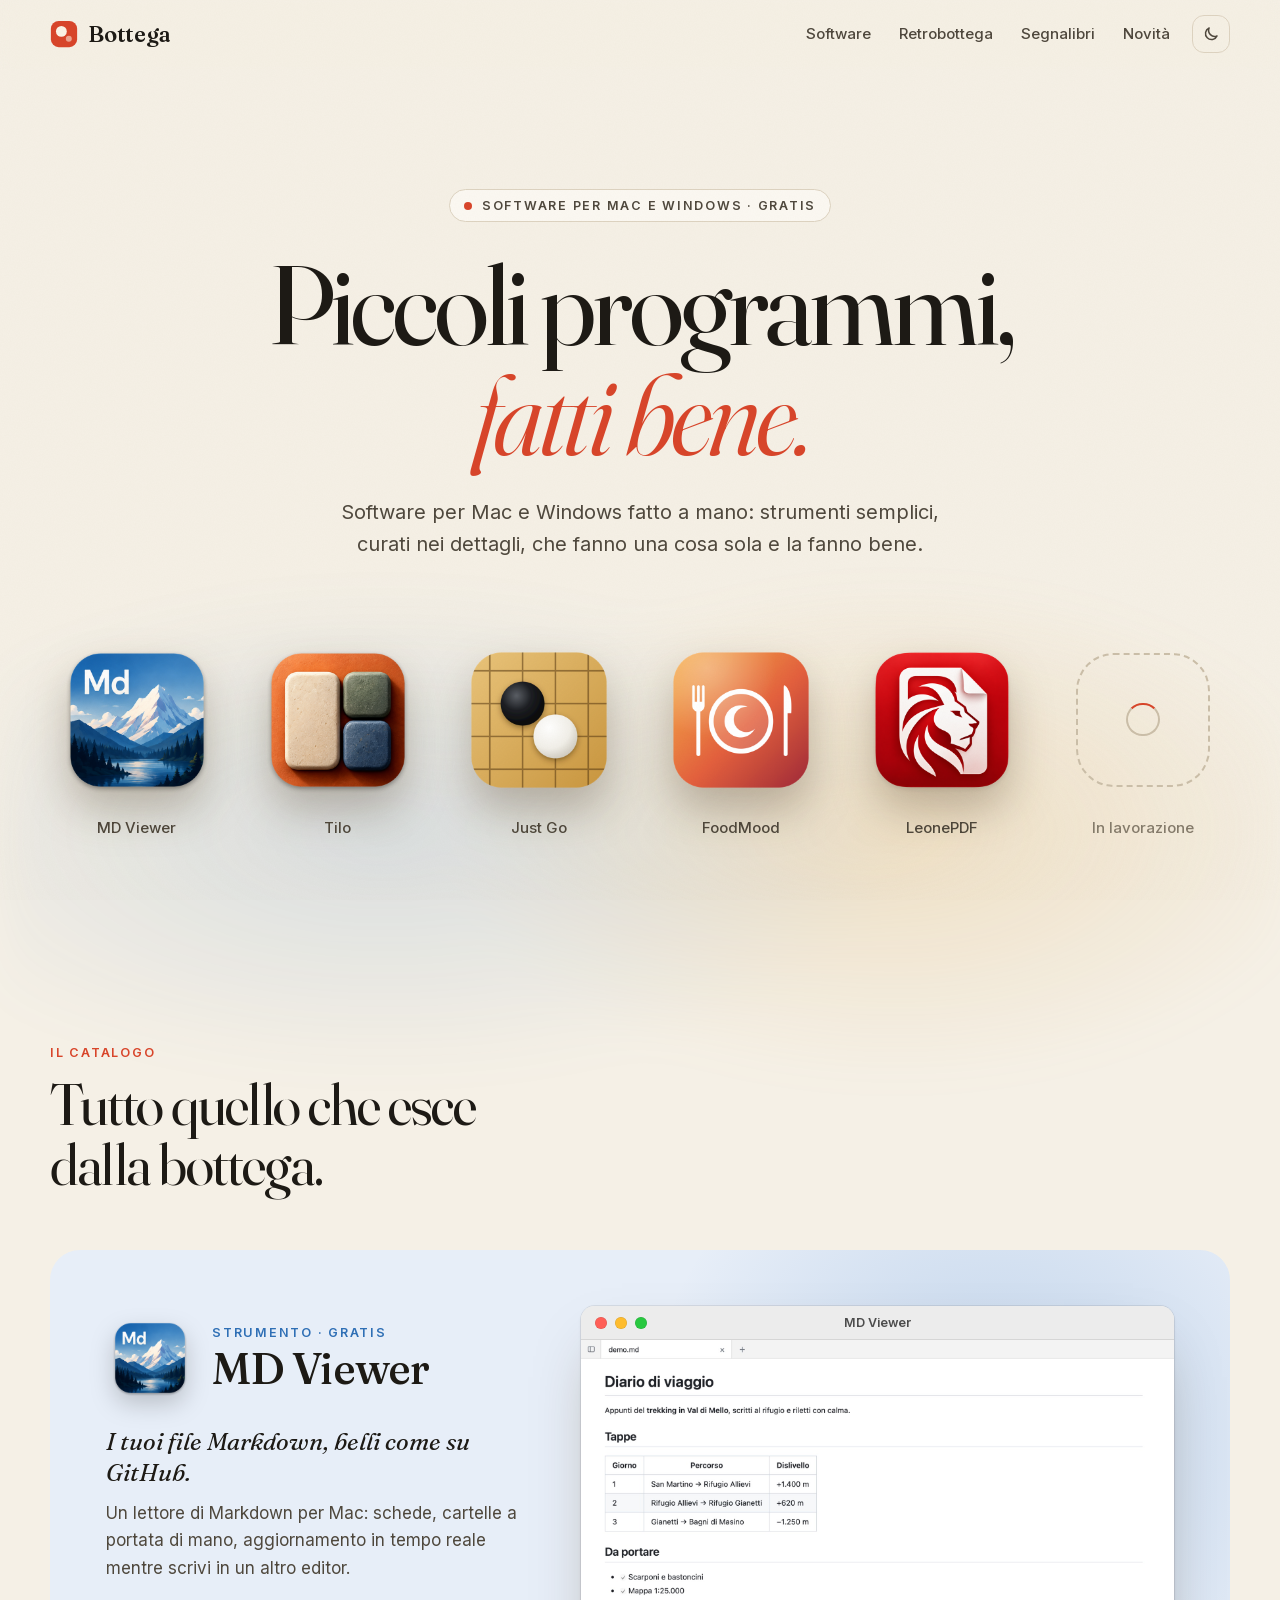
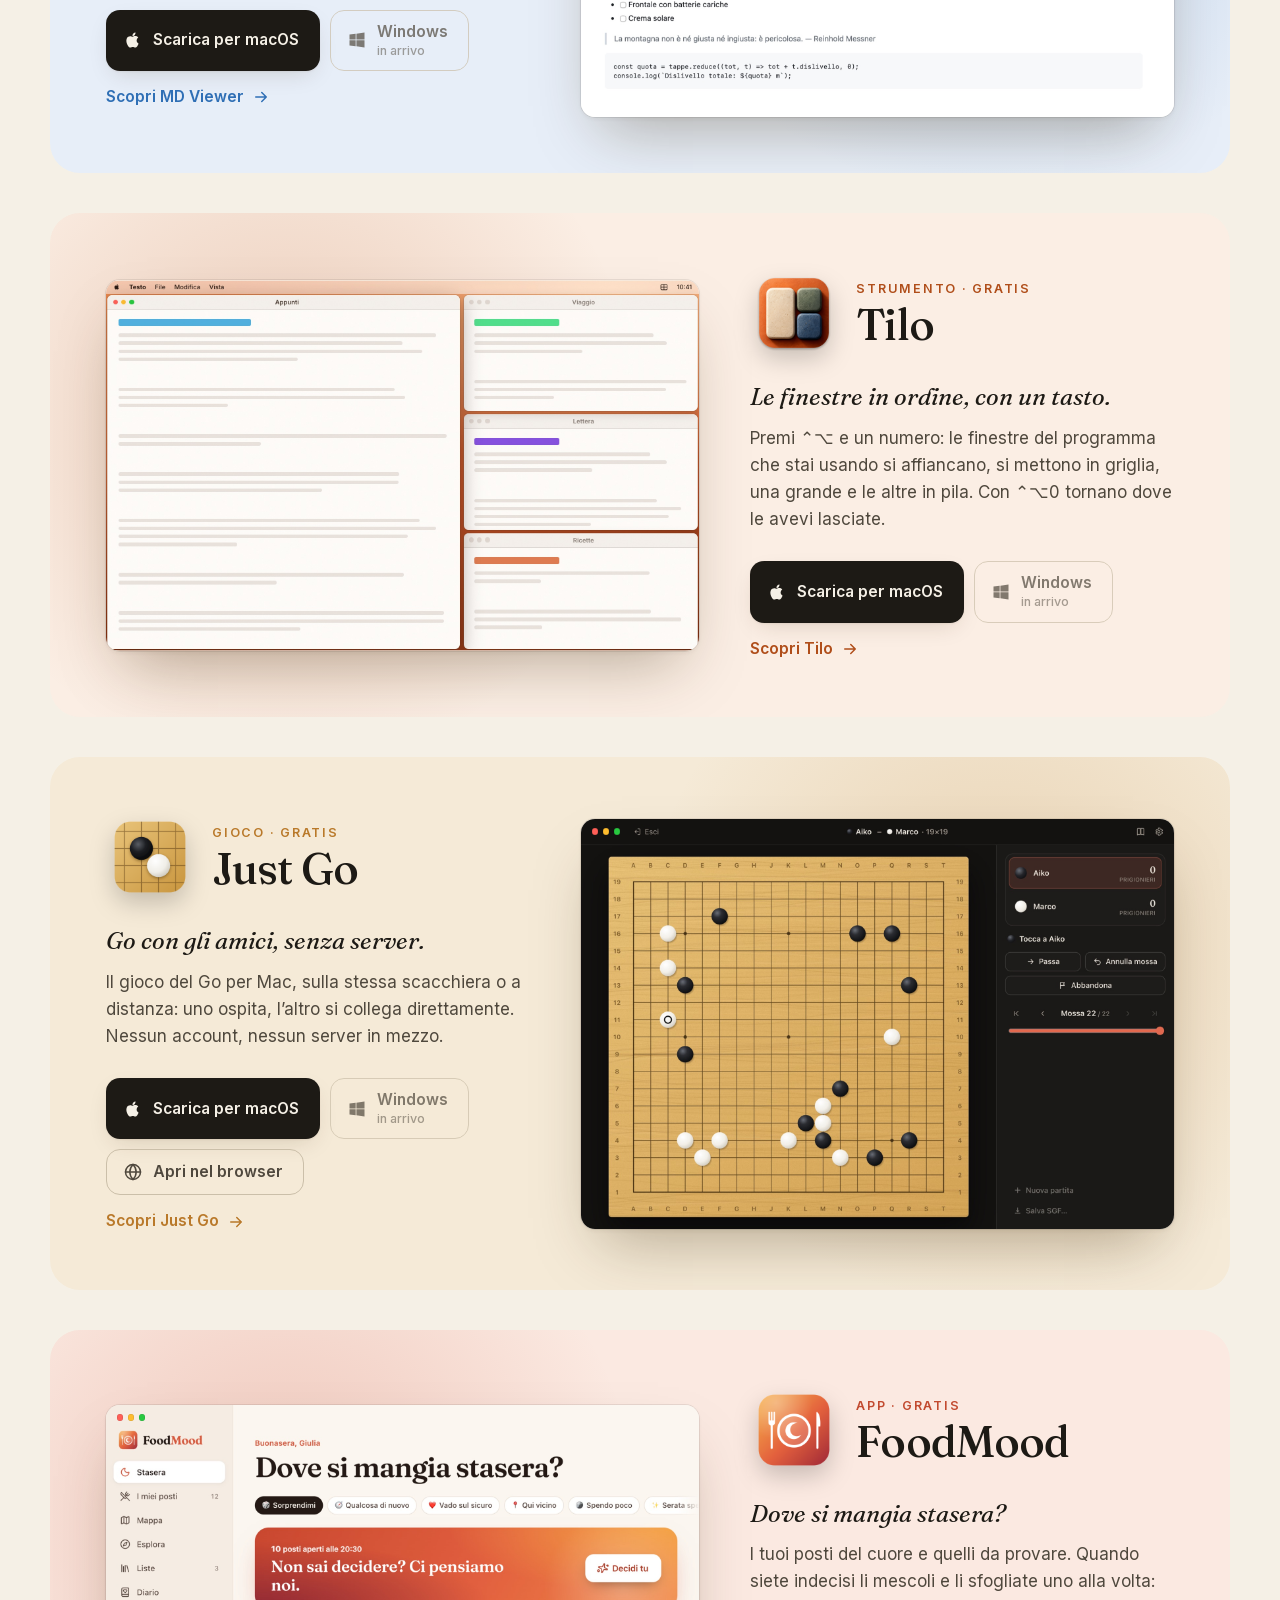
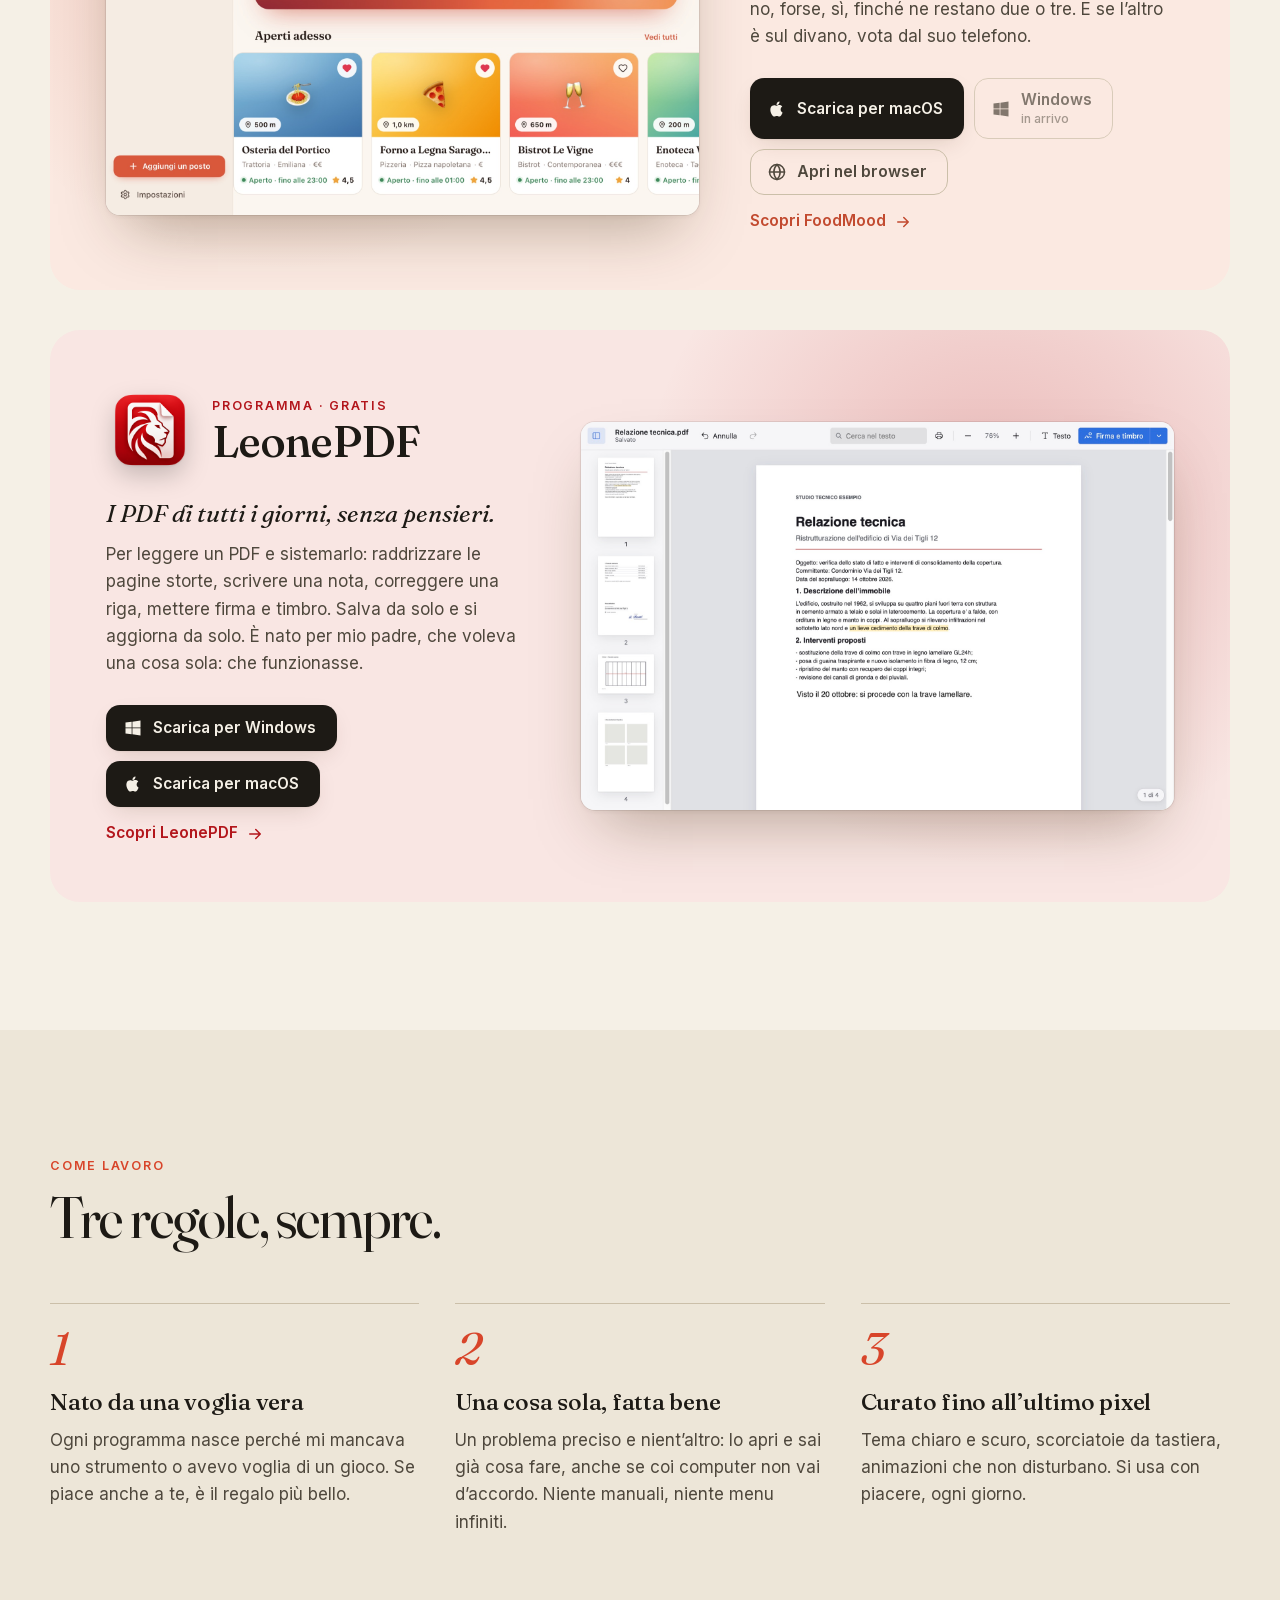
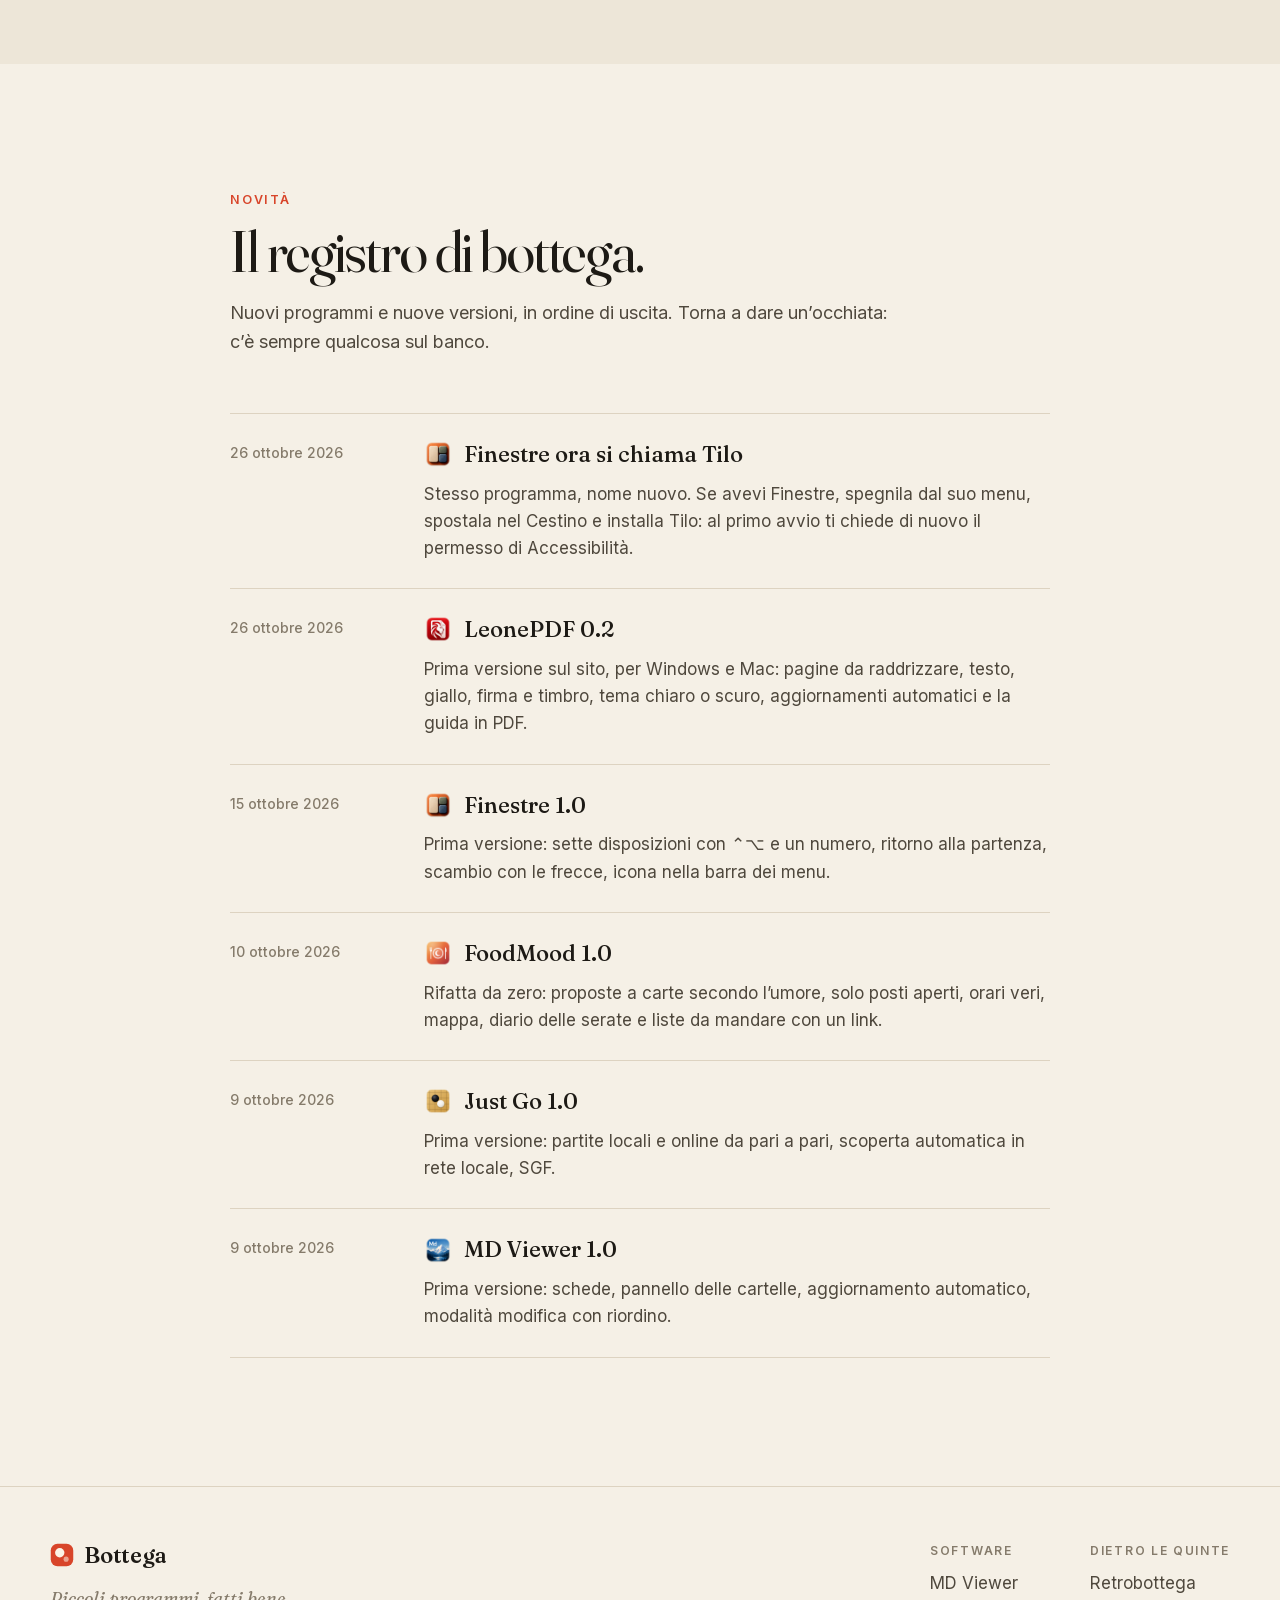
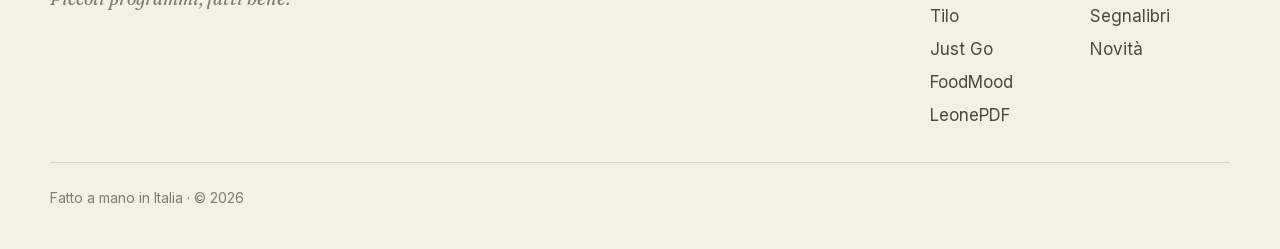
<file: index.html>
<!doctype html>
<html lang="it">
<head>
<meta charset="utf-8">
<meta name="viewport" content="width=device-width, initial-scale=1">
<title>Bottega · Piccoli programmi, fatti bene.</title>
<meta name="description" content="Software per Mac e Windows fatto a mano: strumenti semplici, curati nei dettagli, che fanno una cosa sola e la fanno bene.">
<meta property="og:title" content="Bottega · Piccoli programmi, fatti bene.">
<meta property="og:description" content="Software per Mac e Windows fatto a mano: strumenti semplici, curati nei dettagli, che fanno una cosa sola e la fanno bene.">
<meta property="og:type" content="website">
<meta name="theme-color" content="#f5f0e6" media="(prefers-color-scheme: light)">
<meta name="theme-color" content="#14120e" media="(prefers-color-scheme: dark)">
<link rel="icon" href="favicon.svg" type="image/svg+xml">
<link rel="preload" href="fonts/fraunces-normal.woff2" as="font" type="font/woff2" crossorigin>
<link rel="preload" href="fonts/inter-normal.woff2" as="font" type="font/woff2" crossorigin>
<link rel="stylesheet" href="css/site.css">
<script>try{var t=localStorage.getItem('theme');if(t)document.documentElement.dataset.theme=t}catch(e){}</script>

</head>
<body class="page-home">
<a class="skip" href="#main">Vai al contenuto</a>
<header class="topbar">
  <div class="wrap topbar__inner">
    <a class="brand" href="">
<svg class="mark" width="28" height="28" viewBox="0 0 32 32" aria-hidden="true">
  <rect x="1" y="1" width="30" height="30" rx="9" fill="var(--seal)"/>
  <circle cx="13" cy="13" r="6.2" fill="var(--seal-ink)"/>
  <circle cx="21.5" cy="21.5" r="3.4" fill="var(--seal-ink)" opacity=".55"/>
</svg><span>Bottega</span></a>
    <nav class="nav" aria-label="Principale">
      <a href="#software">Software</a>
      <a href="retrobottega/">Retrobottega</a>
      <a href="segnalibri/">Segnalibri</a>
      <a href="#novita">Novità</a>
      <button class="theme-toggle" type="button" aria-label="Cambia tema" data-theme-toggle>
        <span class="only-light"><svg viewBox="0 0 24 24" aria-hidden="true"><path fill="none" stroke="currentColor" stroke-width="2" stroke-linejoin="round" d="M20 14.5A8 8 0 0 1 9.5 4 8 8 0 1 0 20 14.5z"/></svg></span><span class="only-dark"><svg viewBox="0 0 24 24" aria-hidden="true"><g fill="none" stroke="currentColor" stroke-width="2" stroke-linecap="round"><circle cx="12" cy="12" r="4"/><path d="M12 2v2m0 16v2M4.9 4.9l1.4 1.4m11.4 11.4 1.4 1.4M2 12h2m16 0h2M4.9 19.1l1.4-1.4M17.7 6.3l1.4-1.4"/></g></svg></span>
      </button>
    </nav>
  </div>
</header>
<main id="main">

<section class="hero">
  <div class="wrap hero__inner">
    <p class="eyebrow hero__eyebrow"><span class="dot"></span>Software per Mac e Windows · gratis</p>
    <h1 class="hero__title">Piccoli programmi,<br><em>fatti bene.</em></h1>
    <p class="hero__lead">Software per Mac e Windows fatto a mano: strumenti semplici, curati nei dettagli, che fanno una cosa sola e la fanno bene.</p>
    <div class="shelf" aria-label="Software disponibili" style="--n:6">
      
    <a class="shelf__item" href="md-viewer/" style="--accent:#2f6fb5;--accent-dark:#7fb0ee;--tint:#e7eef8;--tint-dark:#16202e;--i:0">
      <img src="media/md-viewer-icon.png" alt="" width="256" height="256">
      <span class="shelf__label">MD Viewer</span>
    </a>
    <a class="shelf__item" href="tilo/" style="--accent:#b04e1a;--accent-dark:#f39a62;--tint:#fbeee4;--tint-dark:#2a1a10;--i:1">
      <img src="media/tilo-icon.png" alt="" width="256" height="256">
      <span class="shelf__label">Tilo</span>
    </a>
    <a class="shelf__item" href="just-go/" style="--accent:#b9792a;--accent-dark:#e2b066;--tint:#f5ead7;--tint-dark:#231a0e;--i:2">
      <img src="media/just-go-icon.png" alt="" width="256" height="256">
      <span class="shelf__label">Just Go</span>
    </a>
    <a class="shelf__item" href="foodmood/" style="--accent:#c24a2f;--accent-dark:#f2704f;--tint:#fbe9e1;--tint-dark:#2a1611;--i:3">
      <img src="media/foodmood-icon.png" alt="" width="256" height="256">
      <span class="shelf__label">FoodMood</span>
    </a>
    <a class="shelf__item" href="leonepdf/" style="--accent:#b3161c;--accent-dark:#ff7d73;--tint:#f9e6e3;--tint-dark:#2a1212;--i:4">
      <img src="media/leonepdf-icon.png" alt="" width="256" height="256">
      <span class="shelf__label">LeonePDF</span>
    </a>
      <a class="shelf__item shelf__item--next" href="retrobottega/" style="--i:5">
        <span class="shelf__slot" aria-hidden="true"><span></span></span>
        <span class="shelf__label">In lavorazione</span>
      </a>
    </div>
  </div>
</section>

<section class="section" id="software">
  <div class="wrap">
    <header class="section__head reveal">
      <p class="eyebrow">Il catalogo</p>
      <h2 class="section__title">Tutto quello che esce<br>dalla bottega.</h2>
    </header>
    <div class="cards">
  <article class="card reveal " style="--accent:#2f6fb5;--accent-dark:#7fb0ee;--tint:#e7eef8;--tint-dark:#16202e">
    <div class="card__text">
      <div class="card__head">
        <img class="card__icon" src="media/md-viewer-icon.png" alt="" width="88" height="88" loading="lazy">
        <div>
          <p class="eyebrow">Strumento · Gratis</p>
          <h3 class="card__name"><a href="md-viewer/">MD Viewer</a></h3>
        </div>
      </div>
      <p class="card__tagline">I tuoi file Markdown, belli come su GitHub.</p>
      <p class="card__summary">Un lettore di Markdown per Mac: schede, cartelle a portata di mano, aggiornamento in tempo reale mentre scrivi in un altro editor.</p>
      <div class="card__actions">
        <div class="downloads" data-downloads><a class="btn btn--primary" data-os="macos" href="downloads/md-viewer-1.0-macos.dmg" download data-product="md-viewer">
      <svg viewBox="0 0 24 24" aria-hidden="true"><path fill="currentColor" d="M16.37 12.6c-.02-2.3 1.88-3.4 1.96-3.46-1.07-1.56-2.73-1.78-3.32-1.8-1.41-.14-2.76.83-3.48.83-.72 0-1.82-.81-3-.79-1.54.02-2.96.9-3.76 2.28-1.6 2.78-.41 6.9 1.15 9.16.76 1.1 1.67 2.34 2.86 2.3 1.15-.05 1.58-.74 2.97-.74 1.38 0 1.77.74 2.98.72 1.23-.02 2.01-1.12 2.76-2.23.87-1.28 1.23-2.52 1.25-2.58-.03-.01-2.4-.92-2.42-3.65zM14.1 5.86c.63-.77 1.06-1.83.94-2.89-.91.04-2.01.61-2.66 1.37-.58.67-1.1 1.76-.96 2.8 1.01.08 2.05-.52 2.68-1.28z"/></svg><span>Scarica per macOS</span></a><span class="btn btn--ghost btn--soon" data-os="windows"><svg viewBox="0 0 24 24" aria-hidden="true"><path fill="currentColor" d="M3 5.5 10.4 4.5v7H3zm8.3-1.1L21 3v8.5h-9.7zM3 12.4h7.4v7.1L3 18.5zm8.3 0H21V21l-9.7-1.4z"/></svg><span>Windows<small>in arrivo</small></span></span></div>
        <a class="link-arrow" href="md-viewer/">Scopri MD Viewer <svg viewBox="0 0 24 24" aria-hidden="true"><path fill="none" stroke="currentColor" stroke-width="2" stroke-linecap="round" stroke-linejoin="round" d="M5 12h14m-6-6 6 6-6 6"/></svg></a>
      </div>
    </div>
    <a class="card__visual" href="md-viewer/" tabindex="-1" aria-hidden="true">
<figure class="window window--titlebar">
  <div class="window__bar"><span class="lights"><i></i><i></i><i></i></span><span class="window__title">MD Viewer</span></div>
  <img class="only-light" src="media/md-viewer-light.jpg" alt="MD Viewer con un diario di viaggio aperto: tabella, lista di cose da fare, citazione e codice" loading="lazy" decoding="async"><img class="only-dark" src="media/md-viewer-dark.jpg" alt="MD Viewer con un diario di viaggio aperto: tabella, lista di cose da fare, citazione e codice" loading="lazy" decoding="async">
</figure></a>
  </article>
  <article class="card reveal card--flip" style="--accent:#b04e1a;--accent-dark:#f39a62;--tint:#fbeee4;--tint-dark:#2a1a10">
    <div class="card__text">
      <div class="card__head">
        <img class="card__icon" src="media/tilo-icon.png" alt="" width="88" height="88" loading="lazy">
        <div>
          <p class="eyebrow">Strumento · Gratis</p>
          <h3 class="card__name"><a href="tilo/">Tilo</a></h3>
        </div>
      </div>
      <p class="card__tagline">Le finestre in ordine, con un tasto.</p>
      <p class="card__summary">Premi ⌃⌥ e un numero: le finestre del programma che stai usando si affiancano, si mettono in griglia, una grande e le altre in pila. Con ⌃⌥0 tornano dove le avevi lasciate.</p>
      <div class="card__actions">
        <div class="downloads" data-downloads><a class="btn btn--primary" data-os="macos" href="downloads/tilo-1.0-macos.dmg" download data-product="tilo">
      <svg viewBox="0 0 24 24" aria-hidden="true"><path fill="currentColor" d="M16.37 12.6c-.02-2.3 1.88-3.4 1.96-3.46-1.07-1.56-2.73-1.78-3.32-1.8-1.41-.14-2.76.83-3.48.83-.72 0-1.82-.81-3-.79-1.54.02-2.96.9-3.76 2.28-1.6 2.78-.41 6.9 1.15 9.16.76 1.1 1.67 2.34 2.86 2.3 1.15-.05 1.58-.74 2.97-.74 1.38 0 1.77.74 2.98.72 1.23-.02 2.01-1.12 2.76-2.23.87-1.28 1.23-2.52 1.25-2.58-.03-.01-2.4-.92-2.42-3.65zM14.1 5.86c.63-.77 1.06-1.83.94-2.89-.91.04-2.01.61-2.66 1.37-.58.67-1.1 1.76-.96 2.8 1.01.08 2.05-.52 2.68-1.28z"/></svg><span>Scarica per macOS</span></a><span class="btn btn--ghost btn--soon" data-os="windows"><svg viewBox="0 0 24 24" aria-hidden="true"><path fill="currentColor" d="M3 5.5 10.4 4.5v7H3zm8.3-1.1L21 3v8.5h-9.7zM3 12.4h7.4v7.1L3 18.5zm8.3 0H21V21l-9.7-1.4z"/></svg><span>Windows<small>in arrivo</small></span></span></div>
        <a class="link-arrow" href="tilo/">Scopri Tilo <svg viewBox="0 0 24 24" aria-hidden="true"><path fill="none" stroke="currentColor" stroke-width="2" stroke-linecap="round" stroke-linejoin="round" d="M5 12h14m-6-6 6 6-6 6"/></svg></a>
      </div>
    </div>
    <a class="card__visual" href="tilo/" tabindex="-1" aria-hidden="true">
<figure class="window window--screen">
  
  <img class="only-light" src="media/tilo-light.jpg" alt="Uno schermo con quattro finestre dello stesso programma disposte da Tilo: una grande a sinistra, le altre tre impilate a destra" loading="lazy" decoding="async"><img class="only-dark" src="media/tilo-dark.jpg" alt="Uno schermo con quattro finestre dello stesso programma disposte da Tilo: una grande a sinistra, le altre tre impilate a destra" loading="lazy" decoding="async">
</figure></a>
  </article>
  <article class="card reveal " style="--accent:#b9792a;--accent-dark:#e2b066;--tint:#f5ead7;--tint-dark:#231a0e">
    <div class="card__text">
      <div class="card__head">
        <img class="card__icon" src="media/just-go-icon.png" alt="" width="88" height="88" loading="lazy">
        <div>
          <p class="eyebrow">Gioco · Gratis</p>
          <h3 class="card__name"><a href="just-go/">Just Go</a></h3>
        </div>
      </div>
      <p class="card__tagline">Go con gli amici, senza server.</p>
      <p class="card__summary">Il gioco del Go per Mac, sulla stessa scacchiera o a distanza: uno ospita, l’altro si collega direttamente. Nessun account, nessun server in mezzo.</p>
      <div class="card__actions">
        <div class="downloads" data-downloads><a class="btn btn--primary" data-os="macos" href="downloads/just-go-1.0.1-macos.dmg" download data-product="just-go">
      <svg viewBox="0 0 24 24" aria-hidden="true"><path fill="currentColor" d="M16.37 12.6c-.02-2.3 1.88-3.4 1.96-3.46-1.07-1.56-2.73-1.78-3.32-1.8-1.41-.14-2.76.83-3.48.83-.72 0-1.82-.81-3-.79-1.54.02-2.96.9-3.76 2.28-1.6 2.78-.41 6.9 1.15 9.16.76 1.1 1.67 2.34 2.86 2.3 1.15-.05 1.58-.74 2.97-.74 1.38 0 1.77.74 2.98.72 1.23-.02 2.01-1.12 2.76-2.23.87-1.28 1.23-2.52 1.25-2.58-.03-.01-2.4-.92-2.42-3.65zM14.1 5.86c.63-.77 1.06-1.83.94-2.89-.91.04-2.01.61-2.66 1.37-.58.67-1.1 1.76-.96 2.8 1.01.08 2.05-.52 2.68-1.28z"/></svg><span>Scarica per macOS</span></a><span class="btn btn--ghost btn--soon" data-os="windows"><svg viewBox="0 0 24 24" aria-hidden="true"><path fill="currentColor" d="M3 5.5 10.4 4.5v7H3zm8.3-1.1L21 3v8.5h-9.7zM3 12.4h7.4v7.1L3 18.5zm8.3 0H21V21l-9.7-1.4z"/></svg><span>Windows<small>in arrivo</small></span></span><a class="btn btn--ghost" href="https://dudelab.github.io/just-go-web/" target="_blank" rel="noopener" data-web><svg viewBox="0 0 24 24" aria-hidden="true"><g fill="none" stroke="currentColor" stroke-width="1.8" stroke-linecap="round"><circle cx="12" cy="12" r="9"/><path d="M3 12h18M12 3c2.5 2.6 3.8 5.6 3.8 9s-1.3 6.4-3.8 9c-2.5-2.6-3.8-5.6-3.8-9S9.5 5.6 12 3z"/></g></svg><span>Apri nel browser</span></a></div>
        <a class="link-arrow" href="just-go/">Scopri Just Go <svg viewBox="0 0 24 24" aria-hidden="true"><path fill="none" stroke="currentColor" stroke-width="2" stroke-linecap="round" stroke-linejoin="round" d="M5 12h14m-6-6 6 6-6 6"/></svg></a>
      </div>
    </div>
    <a class="card__visual" href="just-go/" tabindex="-1" aria-hidden="true">
<figure class="window window--overlay">
  <span class="lights lights--overlay"><i></i><i></i><i></i></span>
  <img class="" src="media/just-go-board.jpg" alt="Una partita 19×19 in corso su Just Go, con la scacchiera in legno e il pannello dei giocatori" loading="lazy" decoding="async">
</figure></a>
  </article>
  <article class="card reveal card--flip" style="--accent:#c24a2f;--accent-dark:#f2704f;--tint:#fbe9e1;--tint-dark:#2a1611">
    <div class="card__text">
      <div class="card__head">
        <img class="card__icon" src="media/foodmood-icon.png" alt="" width="88" height="88" loading="lazy">
        <div>
          <p class="eyebrow">App · Gratis</p>
          <h3 class="card__name"><a href="foodmood/">FoodMood</a></h3>
        </div>
      </div>
      <p class="card__tagline">Dove si mangia stasera?</p>
      <p class="card__summary">I tuoi posti del cuore e quelli da provare. Quando siete indecisi li mescoli e li sfogliate uno alla volta: no, forse, sì, finché ne restano due o tre. E se l’altro è sul divano, vota dal suo telefono.</p>
      <div class="card__actions">
        <div class="downloads" data-downloads><a class="btn btn--primary" data-os="macos" href="downloads/foodmood-1.0.2-macos.dmg" download data-product="foodmood">
      <svg viewBox="0 0 24 24" aria-hidden="true"><path fill="currentColor" d="M16.37 12.6c-.02-2.3 1.88-3.4 1.96-3.46-1.07-1.56-2.73-1.78-3.32-1.8-1.41-.14-2.76.83-3.48.83-.72 0-1.82-.81-3-.79-1.54.02-2.96.9-3.76 2.28-1.6 2.78-.41 6.9 1.15 9.16.76 1.1 1.67 2.34 2.86 2.3 1.15-.05 1.58-.74 2.97-.74 1.38 0 1.77.74 2.98.72 1.23-.02 2.01-1.12 2.76-2.23.87-1.28 1.23-2.52 1.25-2.58-.03-.01-2.4-.92-2.42-3.65zM14.1 5.86c.63-.77 1.06-1.83.94-2.89-.91.04-2.01.61-2.66 1.37-.58.67-1.1 1.76-.96 2.8 1.01.08 2.05-.52 2.68-1.28z"/></svg><span>Scarica per macOS</span></a><span class="btn btn--ghost btn--soon" data-os="windows"><svg viewBox="0 0 24 24" aria-hidden="true"><path fill="currentColor" d="M3 5.5 10.4 4.5v7H3zm8.3-1.1L21 3v8.5h-9.7zM3 12.4h7.4v7.1L3 18.5zm8.3 0H21V21l-9.7-1.4z"/></svg><span>Windows<small>in arrivo</small></span></span><a class="btn btn--ghost" href="https://dudelab.github.io/foodmood-web/" target="_blank" rel="noopener" data-web><svg viewBox="0 0 24 24" aria-hidden="true"><g fill="none" stroke="currentColor" stroke-width="1.8" stroke-linecap="round"><circle cx="12" cy="12" r="9"/><path d="M3 12h18M12 3c2.5 2.6 3.8 5.6 3.8 9s-1.3 6.4-3.8 9c-2.5-2.6-3.8-5.6-3.8-9S9.5 5.6 12 3z"/></g></svg><span>Apri nel browser</span></a></div>
        <a class="link-arrow" href="foodmood/">Scopri FoodMood <svg viewBox="0 0 24 24" aria-hidden="true"><path fill="none" stroke="currentColor" stroke-width="2" stroke-linecap="round" stroke-linejoin="round" d="M5 12h14m-6-6 6 6-6 6"/></svg></a>
      </div>
    </div>
    <a class="card__visual" href="foodmood/" tabindex="-1" aria-hidden="true">
<figure class="window window--overlay">
  <span class="lights lights--overlay"><i></i><i></i><i></i></span>
  <img class="only-light" src="media/foodmood-light.jpg" alt="La schermata Stasera di FoodMood: gli umori della serata, il riquadro per decidere e i locali aperti adesso" loading="lazy" decoding="async"><img class="only-dark" src="media/foodmood-dark.jpg" alt="La schermata Stasera di FoodMood: gli umori della serata, il riquadro per decidere e i locali aperti adesso" loading="lazy" decoding="async">
</figure></a>
  </article>
  <article class="card reveal " style="--accent:#b3161c;--accent-dark:#ff7d73;--tint:#f9e6e3;--tint-dark:#2a1212">
    <div class="card__text">
      <div class="card__head">
        <img class="card__icon" src="media/leonepdf-icon.png" alt="" width="88" height="88" loading="lazy">
        <div>
          <p class="eyebrow">Programma · Gratis</p>
          <h3 class="card__name"><a href="leonepdf/">LeonePDF</a></h3>
        </div>
      </div>
      <p class="card__tagline">I PDF di tutti i giorni, senza pensieri.</p>
      <p class="card__summary">Per leggere un PDF e sistemarlo: raddrizzare le pagine storte, scrivere una nota, correggere una riga, mettere firma e timbro. Salva da solo e si aggiorna da solo. È nato per mio padre, che voleva una cosa sola: che funzionasse.</p>
      <div class="card__actions">
        <div class="downloads" data-downloads><a class="btn btn--primary" data-os="windows" href="downloads/leonepdf-0.3.0-windows.exe" download data-product="leonepdf">
      <svg viewBox="0 0 24 24" aria-hidden="true"><path fill="currentColor" d="M3 5.5 10.4 4.5v7H3zm8.3-1.1L21 3v8.5h-9.7zM3 12.4h7.4v7.1L3 18.5zm8.3 0H21V21l-9.7-1.4z"/></svg><span>Scarica per Windows</span></a><a class="btn btn--primary" data-os="macos" href="downloads/leonepdf-0.3.0-macos.dmg" download data-product="leonepdf">
      <svg viewBox="0 0 24 24" aria-hidden="true"><path fill="currentColor" d="M16.37 12.6c-.02-2.3 1.88-3.4 1.96-3.46-1.07-1.56-2.73-1.78-3.32-1.8-1.41-.14-2.76.83-3.48.83-.72 0-1.82-.81-3-.79-1.54.02-2.96.9-3.76 2.28-1.6 2.78-.41 6.9 1.15 9.16.76 1.1 1.67 2.34 2.86 2.3 1.15-.05 1.58-.74 2.97-.74 1.38 0 1.77.74 2.98.72 1.23-.02 2.01-1.12 2.76-2.23.87-1.28 1.23-2.52 1.25-2.58-.03-.01-2.4-.92-2.42-3.65zM14.1 5.86c.63-.77 1.06-1.83.94-2.89-.91.04-2.01.61-2.66 1.37-.58.67-1.1 1.76-.96 2.8 1.01.08 2.05-.52 2.68-1.28z"/></svg><span>Scarica per macOS</span></a></div>
        <a class="link-arrow" href="leonepdf/">Scopri LeonePDF <svg viewBox="0 0 24 24" aria-hidden="true"><path fill="none" stroke="currentColor" stroke-width="2" stroke-linecap="round" stroke-linejoin="round" d="M5 12h14m-6-6 6 6-6 6"/></svg></a>
      </div>
    </div>
    <a class="card__visual" href="leonepdf/" tabindex="-1" aria-hidden="true">
<figure class="window window--screen">
  
  <img class="only-light" src="media/leonepdf-light.jpg" alt="LeonePDF con una relazione tecnica aperta: le pagine in piccolo a sinistra, una frase evidenziata e una nota scritta sul foglio" loading="lazy" decoding="async"><img class="only-dark" src="media/leonepdf-dark.jpg" alt="LeonePDF con una relazione tecnica aperta: le pagine in piccolo a sinistra, una frase evidenziata e una nota scritta sul foglio" loading="lazy" decoding="async">
</figure></a>
  </article></div>
  </div>
</section>

<section class="section section--quiet">
  <div class="wrap">
    <header class="section__head reveal">
      <p class="eyebrow">Come lavoro</p>
      <h2 class="section__title">Tre regole, sempre.</h2>
    </header>
    <ol class="principles">
      <li class="reveal"><span class="principles__n">1</span><h3>Nato da una voglia vera</h3><p>Ogni programma nasce perché mi mancava uno strumento o avevo voglia di un gioco. Se piace anche a te, è il regalo più bello.</p></li>
      <li class="reveal"><span class="principles__n">2</span><h3>Una cosa sola, fatta bene</h3><p>Un problema preciso e nient’altro: lo apri e sai già cosa fare, anche se coi computer non vai d’accordo. Niente manuali, niente menu infiniti.</p></li>
      <li class="reveal"><span class="principles__n">3</span><h3>Curato fino all’ultimo pixel</h3><p>Tema chiaro e scuro, scorciatoie da tastiera, animazioni che non disturbano. Si usa con piacere, ogni giorno.</p></li>
    </ol>
  </div>
</section>

<section class="section" id="novita">
  <div class="wrap wrap--narrow">
    <header class="section__head reveal">
      <p class="eyebrow">Novità</p>
      <h2 class="section__title">Il registro di bottega.</h2>
      <p class="section__lead">Nuovi programmi e nuove versioni, in ordine di uscita. Torna a dare un’occhiata: c’è sempre qualcosa sul banco.</p>
    </header>
    <ol class="log">
    <li class="log__item reveal" style="--accent:#b04e1a;--accent-dark:#f39a62;--tint:#fbeee4;--tint-dark:#2a1a10">
      <time datetime="2026-10-26">26 ottobre 2026</time>
      <div>
        <h3><a href="tilo/"><img src="media/tilo-icon.png" alt="" width="28" height="28" loading="lazy">Finestre ora si chiama Tilo</a></h3>
        <p>Stesso programma, nome nuovo. Se avevi Finestre, spegnila dal suo menu, spostala nel Cestino e installa Tilo: al primo avvio ti chiede di nuovo il permesso di Accessibilità.</p>
      </div>
    </li>
    <li class="log__item reveal" style="--accent:#b3161c;--accent-dark:#ff7d73;--tint:#f9e6e3;--tint-dark:#2a1212">
      <time datetime="2026-10-26">26 ottobre 2026</time>
      <div>
        <h3><a href="leonepdf/"><img src="media/leonepdf-icon.png" alt="" width="28" height="28" loading="lazy">LeonePDF 0.2</a></h3>
        <p>Prima versione sul sito, per Windows e Mac: pagine da raddrizzare, testo, giallo, firma e timbro, tema chiaro o scuro, aggiornamenti automatici e la guida in PDF.</p>
      </div>
    </li>
    <li class="log__item reveal" style="--accent:#b04e1a;--accent-dark:#f39a62;--tint:#fbeee4;--tint-dark:#2a1a10">
      <time datetime="2026-10-15">15 ottobre 2026</time>
      <div>
        <h3><a href="tilo/"><img src="media/tilo-icon.png" alt="" width="28" height="28" loading="lazy">Finestre 1.0</a></h3>
        <p>Prima versione: sette disposizioni con ⌃⌥ e un numero, ritorno alla partenza, scambio con le frecce, icona nella barra dei menu.</p>
      </div>
    </li>
    <li class="log__item reveal" style="--accent:#c24a2f;--accent-dark:#f2704f;--tint:#fbe9e1;--tint-dark:#2a1611">
      <time datetime="2026-10-10">10 ottobre 2026</time>
      <div>
        <h3><a href="foodmood/"><img src="media/foodmood-icon.png" alt="" width="28" height="28" loading="lazy">FoodMood 1.0</a></h3>
        <p>Rifatta da zero: proposte a carte secondo l’umore, solo posti aperti, orari veri, mappa, diario delle serate e liste da mandare con un link.</p>
      </div>
    </li>
    <li class="log__item reveal" style="--accent:#b9792a;--accent-dark:#e2b066;--tint:#f5ead7;--tint-dark:#231a0e">
      <time datetime="2026-10-09">9 ottobre 2026</time>
      <div>
        <h3><a href="just-go/"><img src="media/just-go-icon.png" alt="" width="28" height="28" loading="lazy">Just Go 1.0</a></h3>
        <p>Prima versione: partite locali e online da pari a pari, scoperta automatica in rete locale, SGF.</p>
      </div>
    </li>
    <li class="log__item reveal" style="--accent:#2f6fb5;--accent-dark:#7fb0ee;--tint:#e7eef8;--tint-dark:#16202e">
      <time datetime="2026-10-09">9 ottobre 2026</time>
      <div>
        <h3><a href="md-viewer/"><img src="media/md-viewer-icon.png" alt="" width="28" height="28" loading="lazy">MD Viewer 1.0</a></h3>
        <p>Prima versione: schede, pannello delle cartelle, aggiornamento automatico, modalità modifica con riordino.</p>
      </div>
    </li></ol>
  </div>
</section>
</main>
<footer class="footer">
  <div class="wrap footer__inner">
    <div class="footer__brand">
      <a class="brand" href="">
<svg class="mark" width="24" height="24" viewBox="0 0 32 32" aria-hidden="true">
  <rect x="1" y="1" width="30" height="30" rx="9" fill="var(--seal)"/>
  <circle cx="13" cy="13" r="6.2" fill="var(--seal-ink)"/>
  <circle cx="21.5" cy="21.5" r="3.4" fill="var(--seal-ink)" opacity=".55"/>
</svg><span>Bottega</span></a>
      <p>Piccoli programmi, fatti bene.</p>
    </div>
    <nav class="footer__nav" aria-label="Software">
      <h2>Software</h2>
      <a href="md-viewer/">MD Viewer</a><a href="tilo/">Tilo</a><a href="just-go/">Just Go</a><a href="foodmood/">FoodMood</a><a href="leonepdf/">LeonePDF</a>
    </nav>
    <nav class="footer__nav" aria-label="Altro">
      <h2>Dietro le quinte</h2>
      <a href="retrobottega/">Retrobottega</a>
      <a href="segnalibri/">Segnalibri</a>
      <a href="#novita">Novità</a>
    </nav>
    <p class="footer__note">Fatto a mano in Italia · © 2026</p>
  </div>
</footer>
<script src="js/site.js" defer></script>

</body>
</html>
</file>
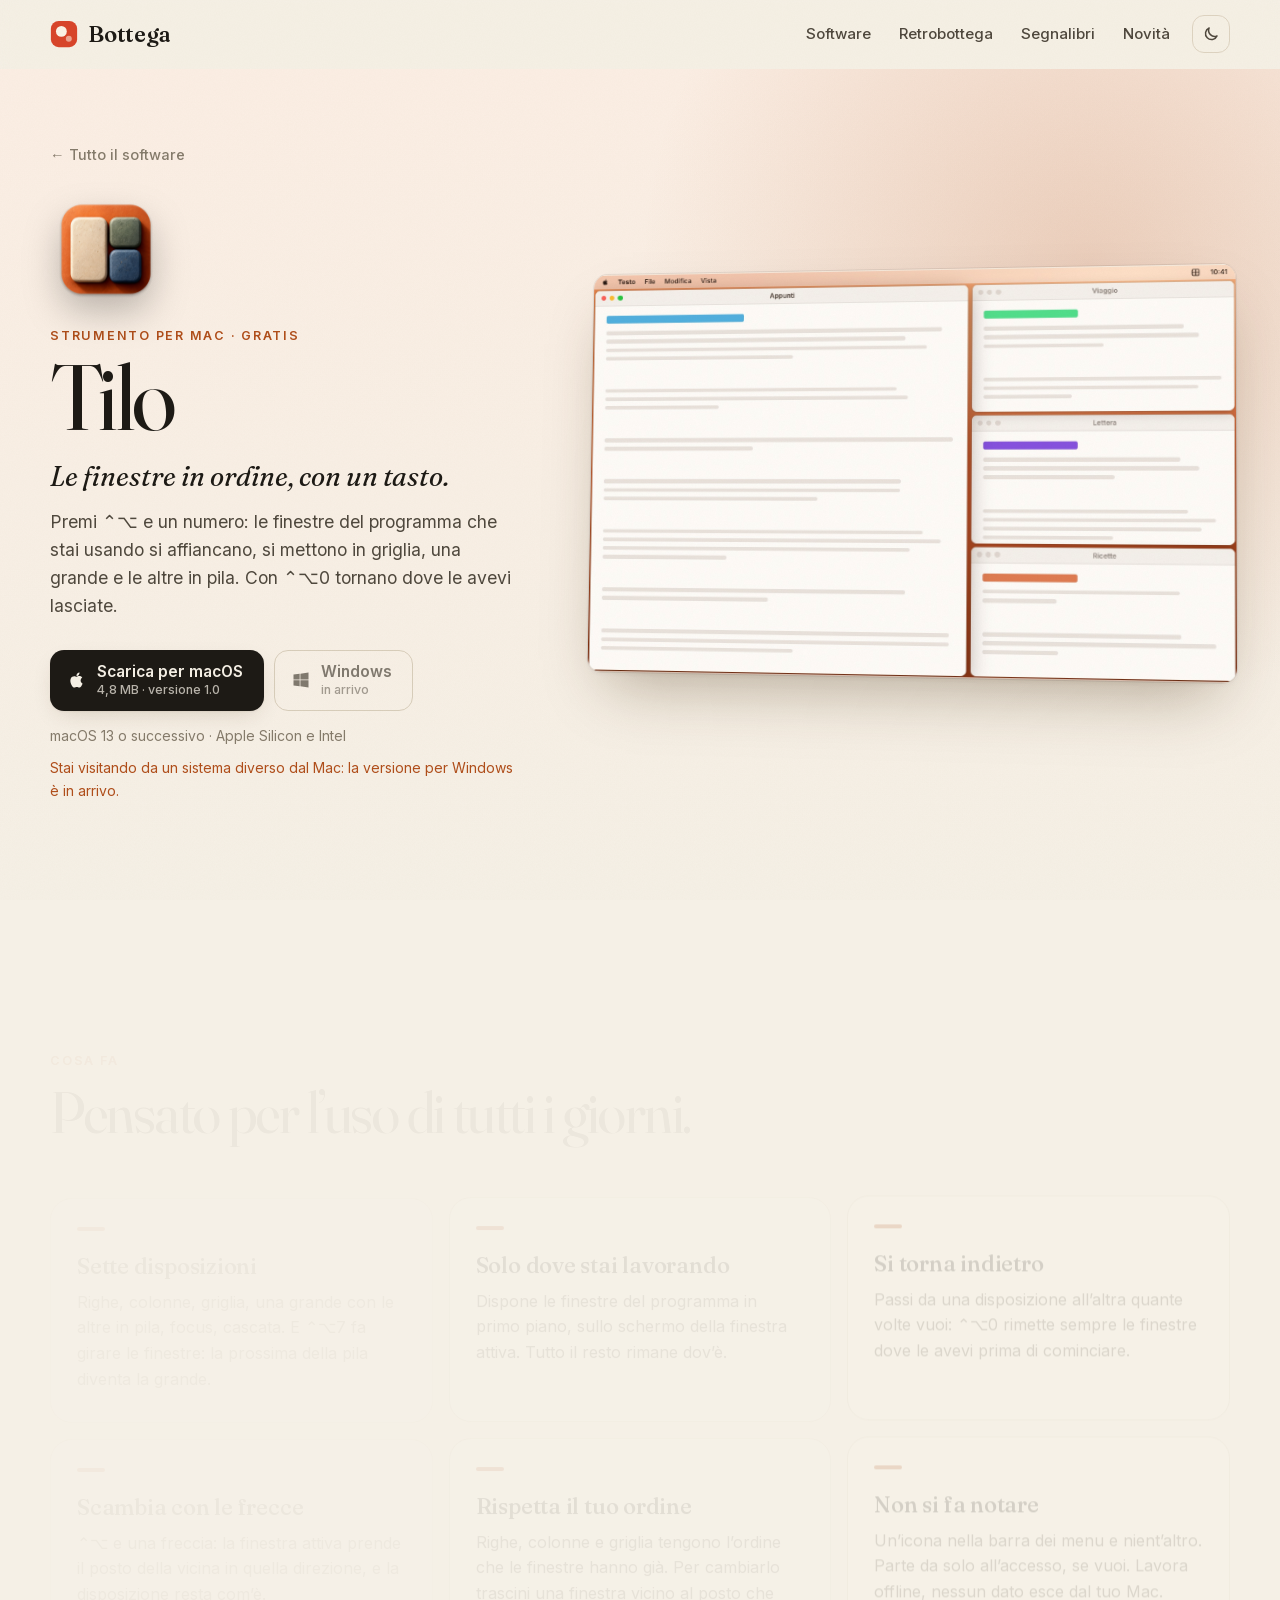
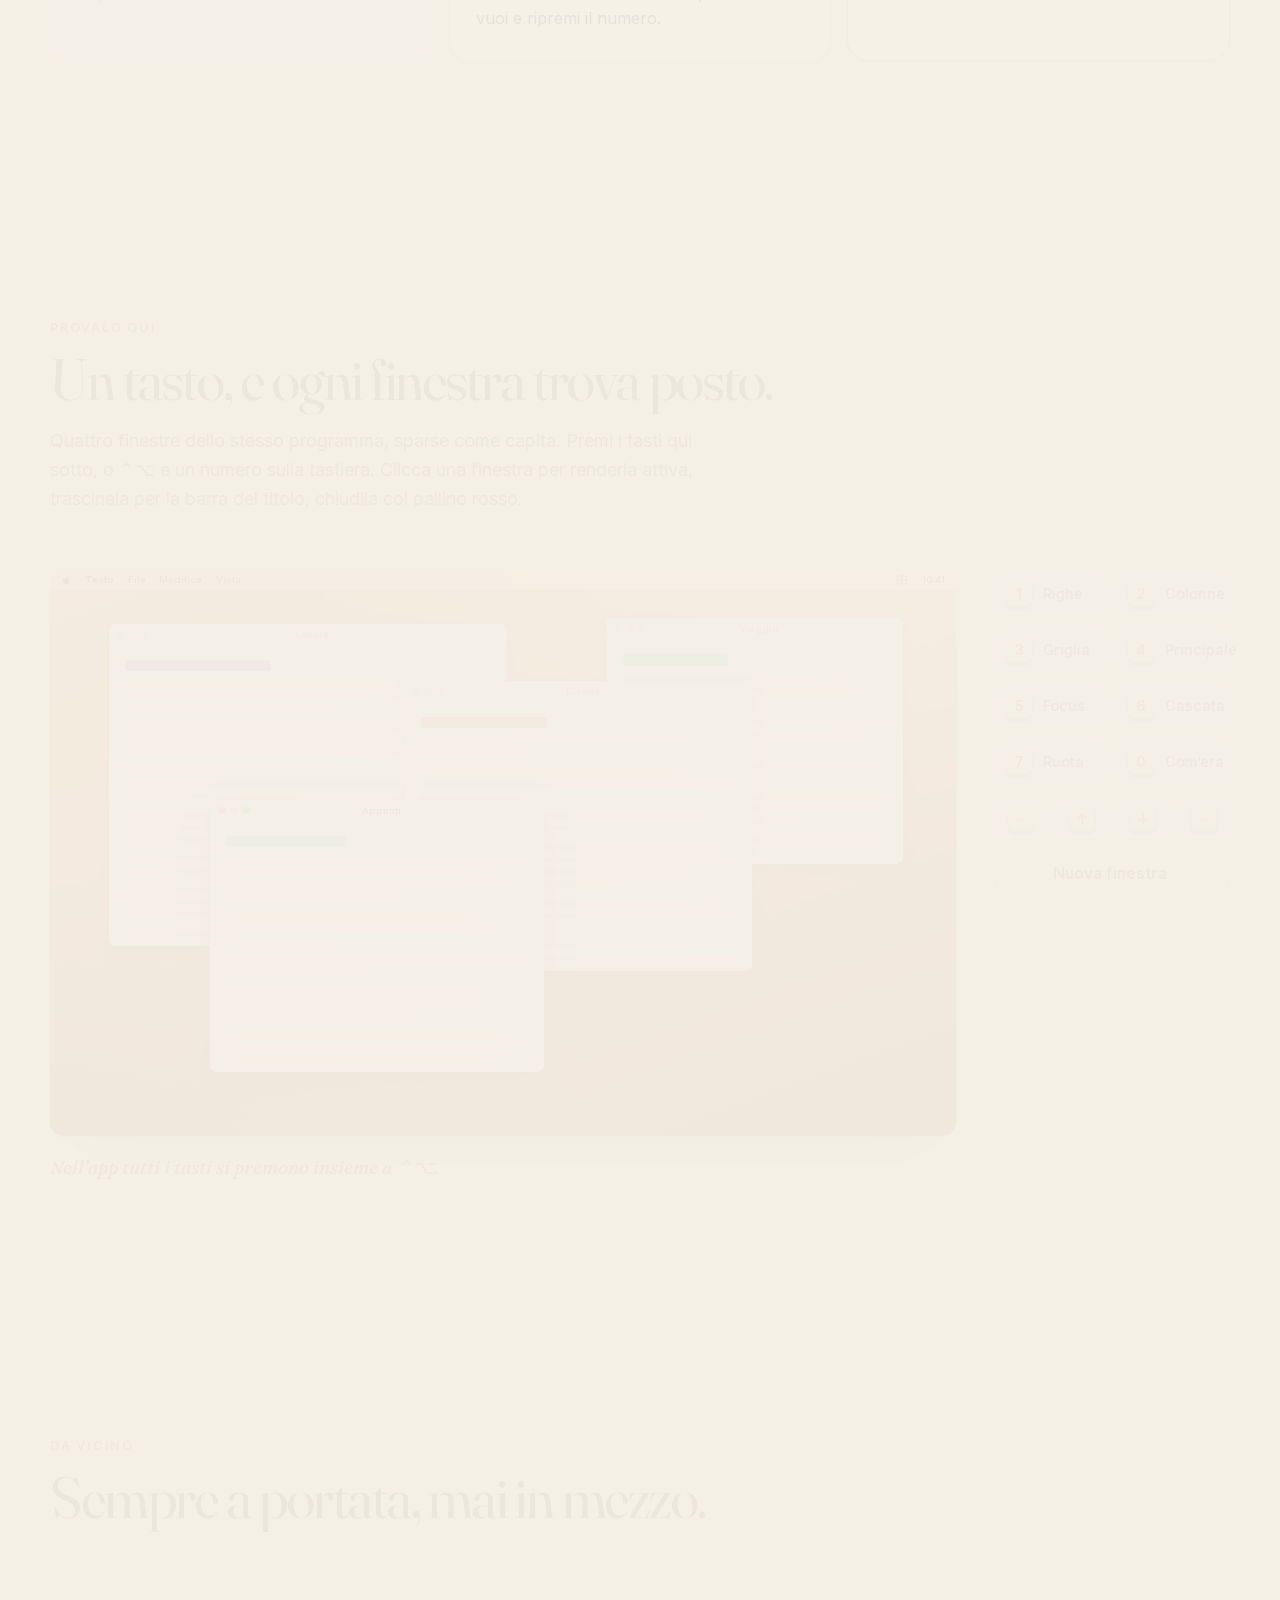
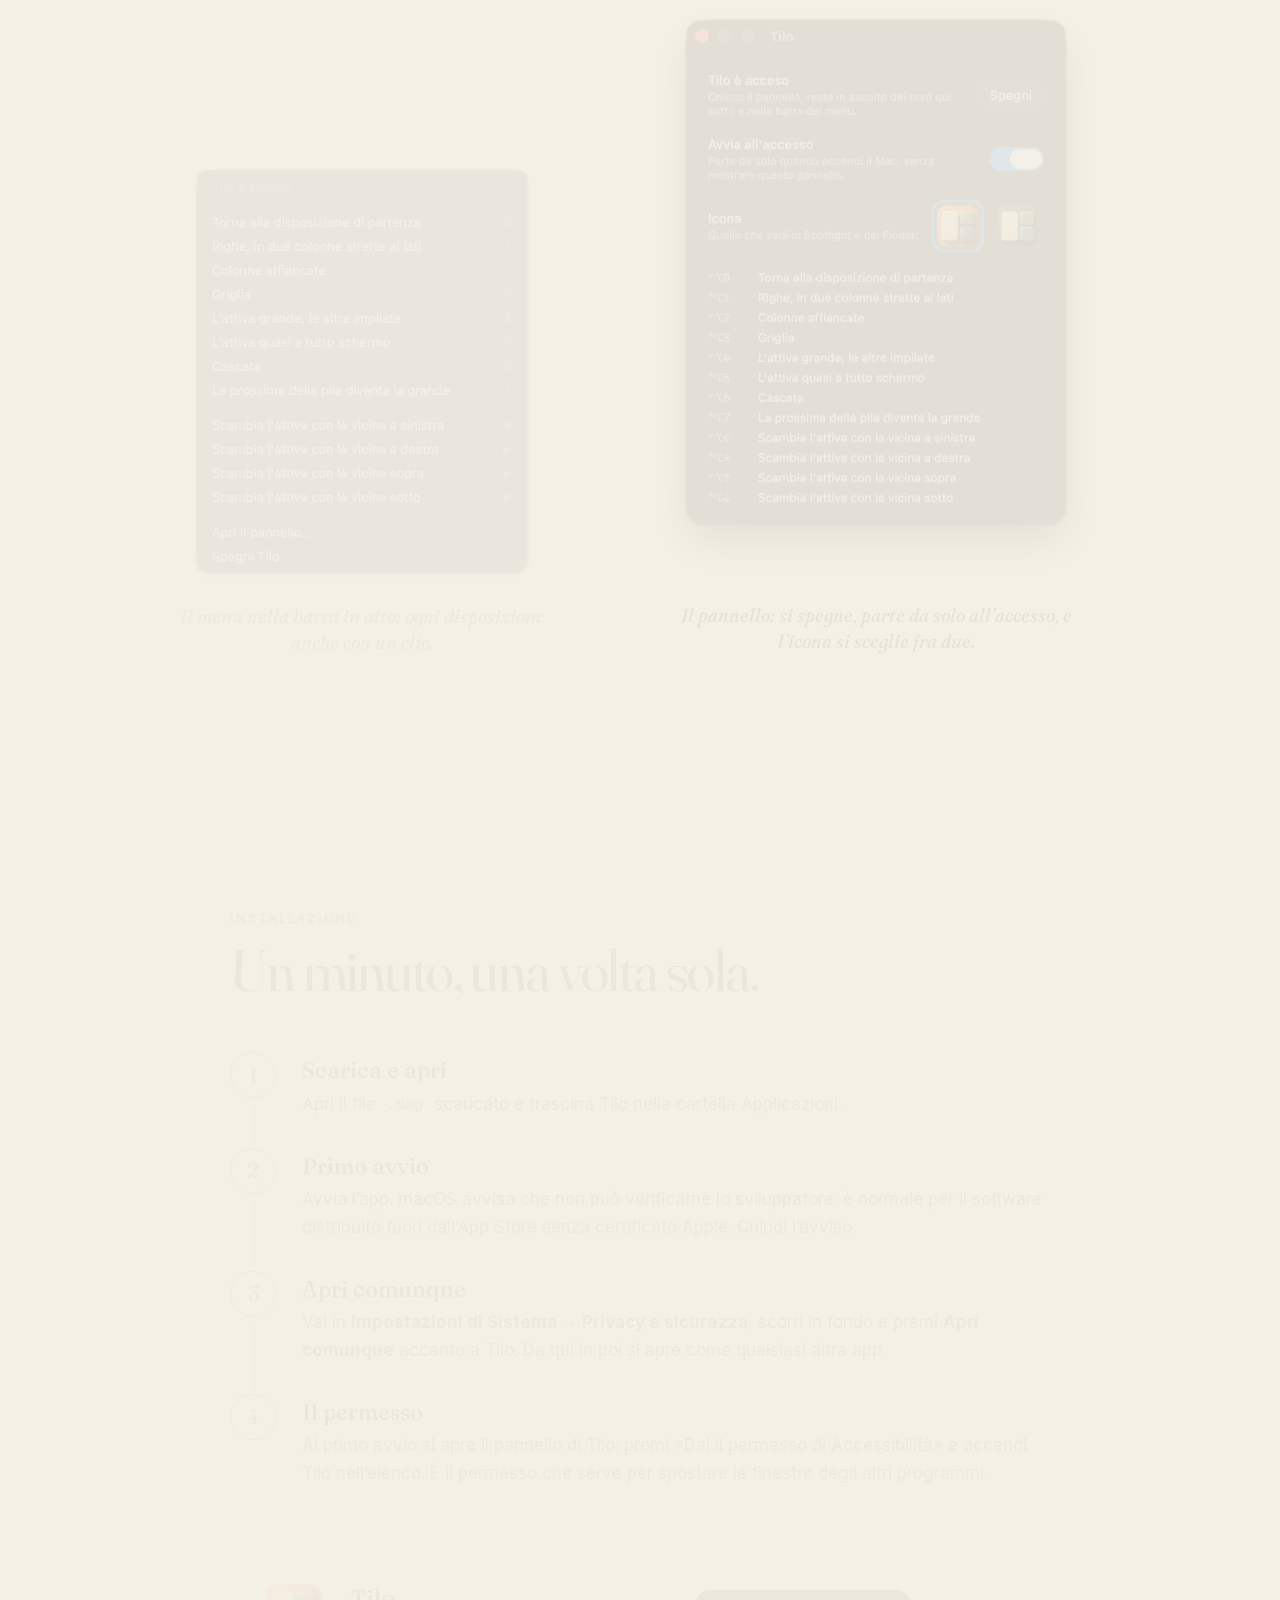
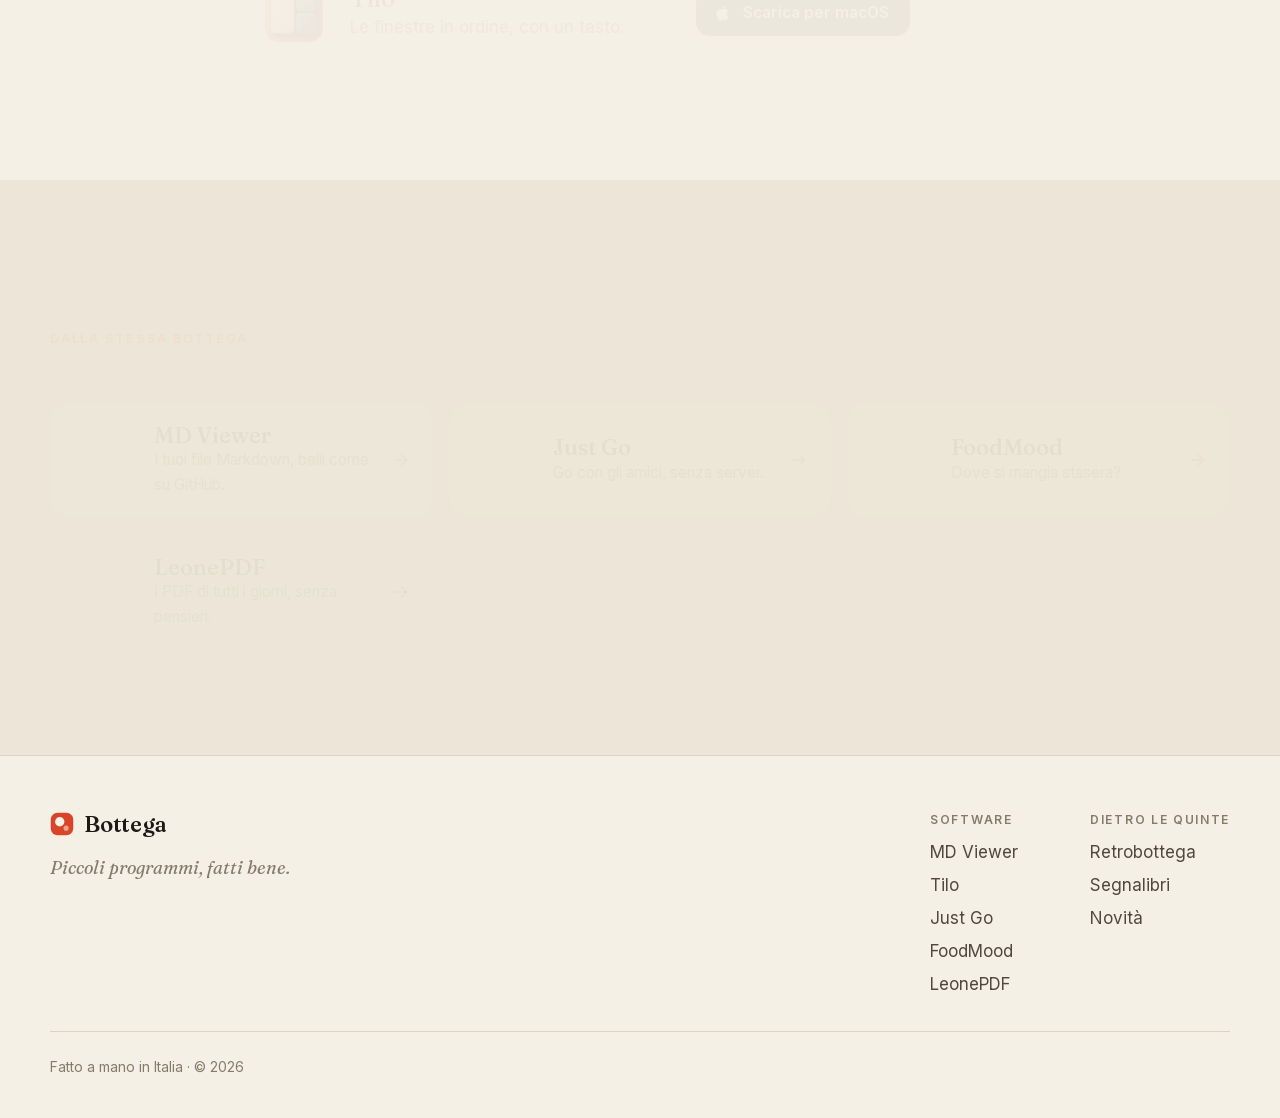
<file: finestre/index.html>
<!doctype html>
<html lang="it">
<head>
<meta charset="utf-8">
<title>Tilo</title>
<meta name="robots" content="noindex">
<link rel="canonical" href="https://dudelab.github.io/tilo/">
<meta http-equiv="refresh" content="0; url=../tilo/">
</head>
<body><p><a href="../tilo/">Tilo</a></p></body>
</html>
</file>
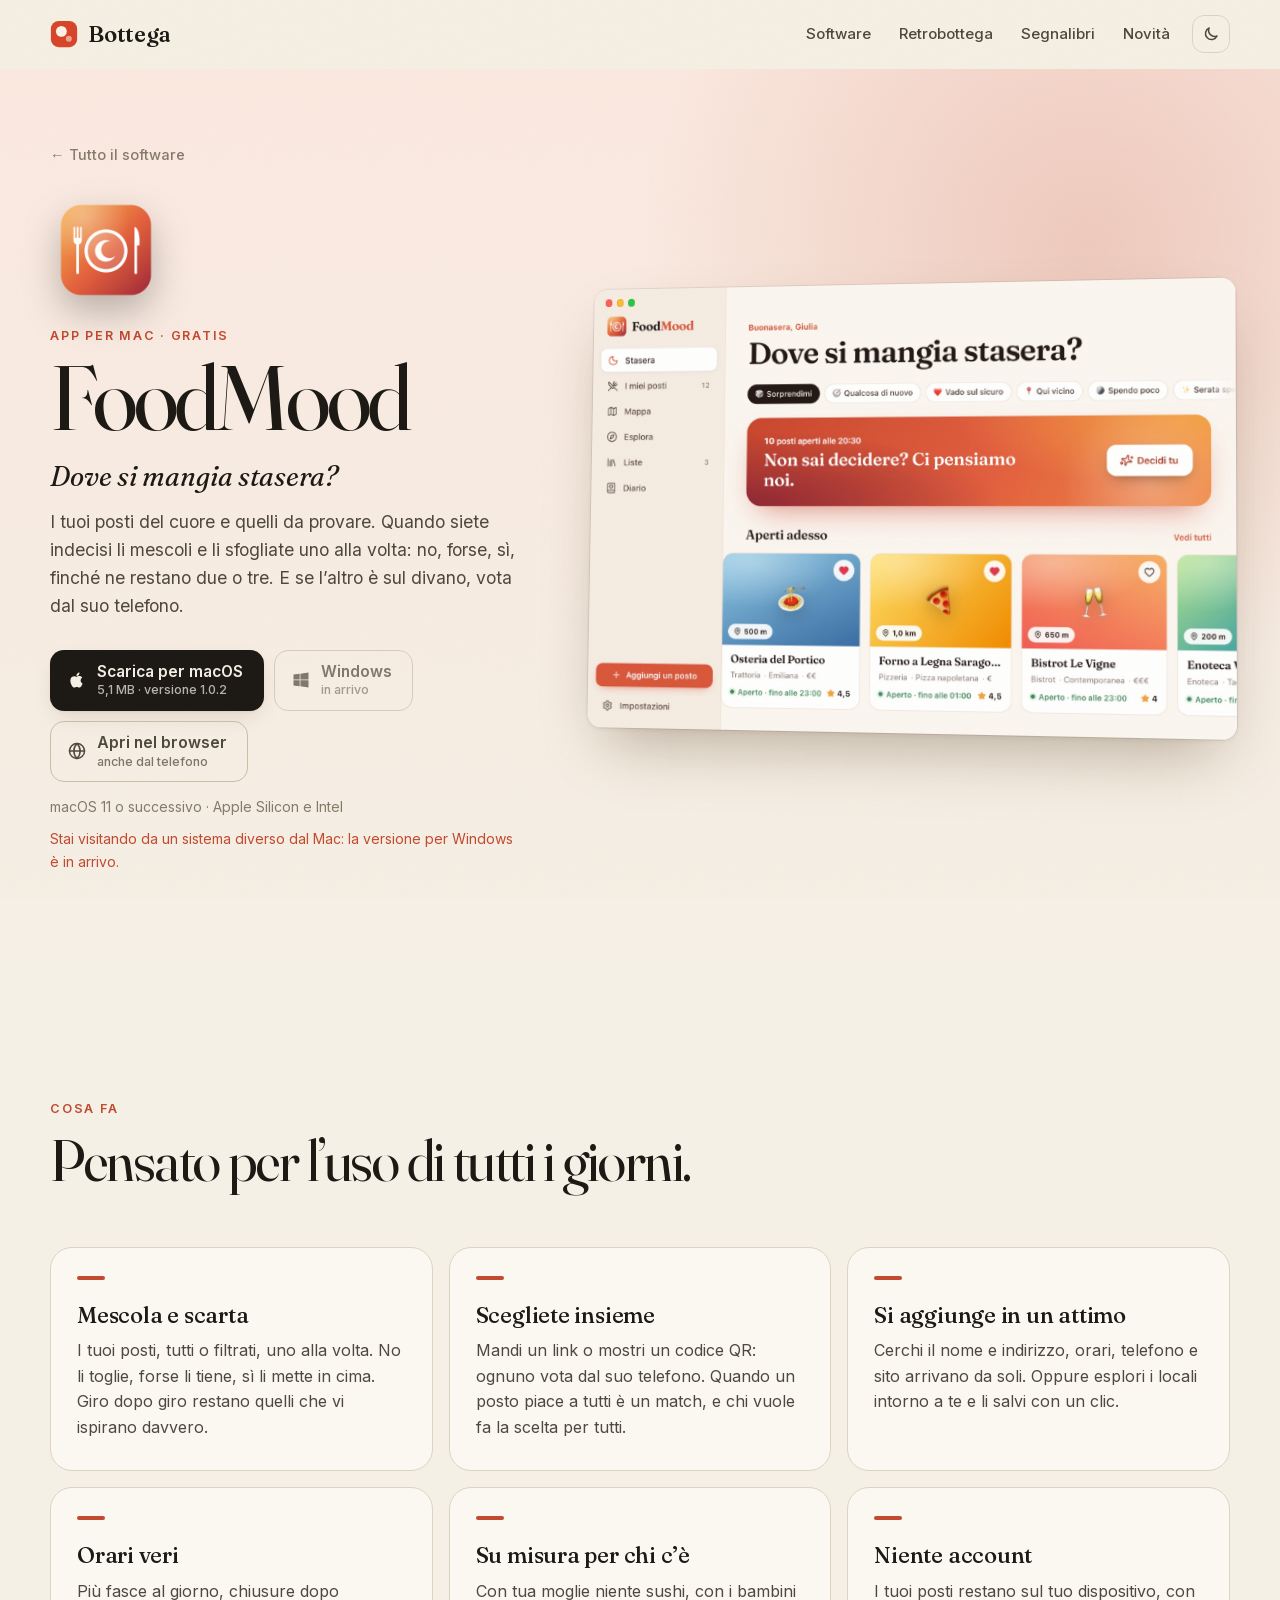
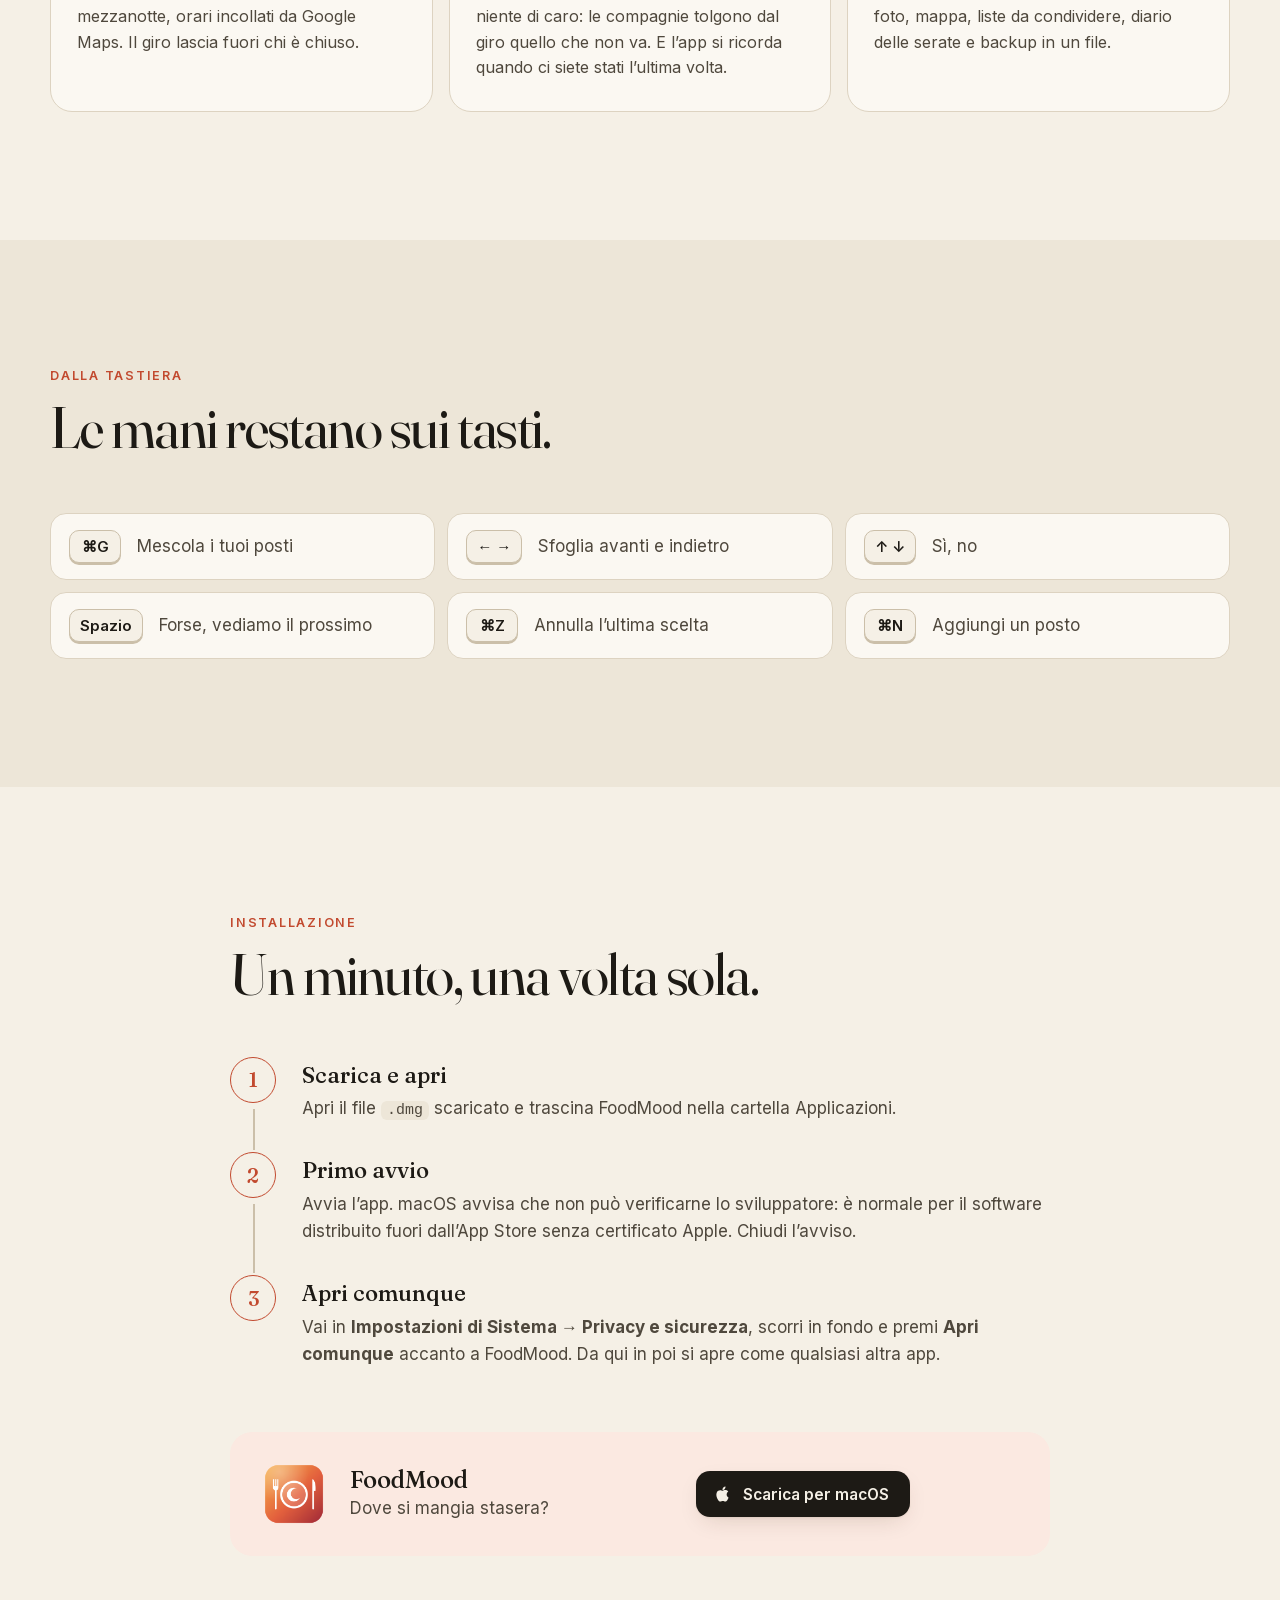
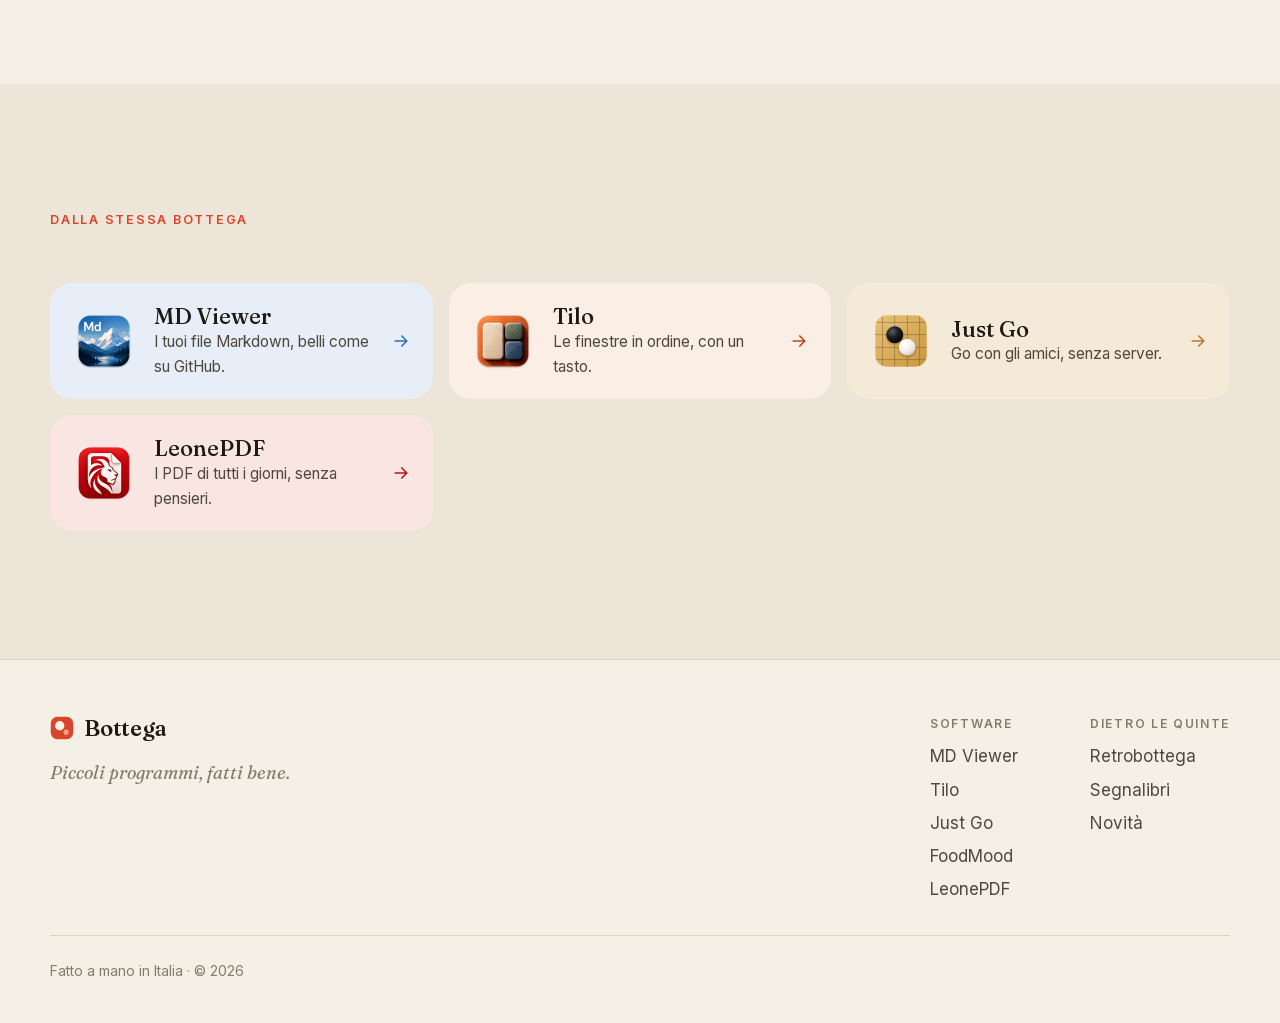
<file: foodmood/index.html>
<!doctype html>
<html lang="it">
<head>
<meta charset="utf-8">
<meta name="viewport" content="width=device-width, initial-scale=1">
<title>FoodMood · Bottega</title>
<meta name="description" content="Dove si mangia stasera? I tuoi posti del cuore e quelli da provare. Quando siete indecisi li mescoli e li sfogliate uno alla volta: no, forse, sì, finché ne restano due o tre. E se l’altro è sul divano, vota dal suo telefono.">
<meta property="og:title" content="FoodMood · Bottega">
<meta property="og:description" content="Dove si mangia stasera? I tuoi posti del cuore e quelli da provare. Quando siete indecisi li mescoli e li sfogliate uno alla volta: no, forse, sì, finché ne restano due o tre. E se l’altro è sul divano, vota dal suo telefono.">
<meta property="og:type" content="website">
<meta name="theme-color" content="#f5f0e6" media="(prefers-color-scheme: light)">
<meta name="theme-color" content="#14120e" media="(prefers-color-scheme: dark)">
<link rel="icon" href="../favicon.svg" type="image/svg+xml">
<link rel="preload" href="../fonts/fraunces-normal.woff2" as="font" type="font/woff2" crossorigin>
<link rel="preload" href="../fonts/inter-normal.woff2" as="font" type="font/woff2" crossorigin>
<link rel="stylesheet" href="../css/site.css">
<script>try{var t=localStorage.getItem('theme');if(t)document.documentElement.dataset.theme=t}catch(e){}</script>

</head>
<body class="page-product">
<a class="skip" href="#main">Vai al contenuto</a>
<header class="topbar">
  <div class="wrap topbar__inner">
    <a class="brand" href="../">
<svg class="mark" width="28" height="28" viewBox="0 0 32 32" aria-hidden="true">
  <rect x="1" y="1" width="30" height="30" rx="9" fill="var(--seal)"/>
  <circle cx="13" cy="13" r="6.2" fill="var(--seal-ink)"/>
  <circle cx="21.5" cy="21.5" r="3.4" fill="var(--seal-ink)" opacity=".55"/>
</svg><span>Bottega</span></a>
    <nav class="nav" aria-label="Principale">
      <a href="../#software">Software</a>
      <a href="../retrobottega/">Retrobottega</a>
      <a href="../segnalibri/">Segnalibri</a>
      <a href="../#novita">Novità</a>
      <button class="theme-toggle" type="button" aria-label="Cambia tema" data-theme-toggle>
        <span class="only-light"><svg viewBox="0 0 24 24" aria-hidden="true"><path fill="none" stroke="currentColor" stroke-width="2" stroke-linejoin="round" d="M20 14.5A8 8 0 0 1 9.5 4 8 8 0 1 0 20 14.5z"/></svg></span><span class="only-dark"><svg viewBox="0 0 24 24" aria-hidden="true"><g fill="none" stroke="currentColor" stroke-width="2" stroke-linecap="round"><circle cx="12" cy="12" r="4"/><path d="M12 2v2m0 16v2M4.9 4.9l1.4 1.4m11.4 11.4 1.4 1.4M2 12h2m16 0h2M4.9 19.1l1.4-1.4M17.7 6.3l1.4-1.4"/></g></svg></span>
      </button>
    </nav>
  </div>
</header>
<main id="main">

<section class="phero" style="--accent:#c24a2f;--accent-dark:#f2704f;--tint:#fbe9e1;--tint-dark:#2a1611">
  <div class="wrap phero__inner">
    <div class="phero__text">
      <a class="crumb" href="../#software">← Tutto il software</a>
      <img class="phero__icon" src="../media/foodmood-icon.png" alt="" width="128" height="128">
      <p class="eyebrow">App per Mac · Gratis</p>
      <h1 class="phero__title">FoodMood</h1>
      <p class="phero__tagline">Dove si mangia stasera?</p>
      <p class="phero__summary">I tuoi posti del cuore e quelli da provare. Quando siete indecisi li mescoli e li sfogliate uno alla volta: no, forse, sì, finché ne restano due o tre. E se l’altro è sul divano, vota dal suo telefono.</p>
      <div class="downloads" data-downloads><a class="btn btn--primary" data-os="macos" href="../downloads/foodmood-1.0.2-macos.dmg" download data-product="foodmood">
      <svg viewBox="0 0 24 24" aria-hidden="true"><path fill="currentColor" d="M16.37 12.6c-.02-2.3 1.88-3.4 1.96-3.46-1.07-1.56-2.73-1.78-3.32-1.8-1.41-.14-2.76.83-3.48.83-.72 0-1.82-.81-3-.79-1.54.02-2.96.9-3.76 2.28-1.6 2.78-.41 6.9 1.15 9.16.76 1.1 1.67 2.34 2.86 2.3 1.15-.05 1.58-.74 2.97-.74 1.38 0 1.77.74 2.98.72 1.23-.02 2.01-1.12 2.76-2.23.87-1.28 1.23-2.52 1.25-2.58-.03-.01-2.4-.92-2.42-3.65zM14.1 5.86c.63-.77 1.06-1.83.94-2.89-.91.04-2.01.61-2.66 1.37-.58.67-1.1 1.76-.96 2.8 1.01.08 2.05-.52 2.68-1.28z"/></svg><span>Scarica per macOS<small>5,1 MB · versione 1.0.2</small></span></a><span class="btn btn--ghost btn--soon" data-os="windows"><svg viewBox="0 0 24 24" aria-hidden="true"><path fill="currentColor" d="M3 5.5 10.4 4.5v7H3zm8.3-1.1L21 3v8.5h-9.7zM3 12.4h7.4v7.1L3 18.5zm8.3 0H21V21l-9.7-1.4z"/></svg><span>Windows<small>in arrivo</small></span></span><a class="btn btn--ghost" href="https://dudelab.github.io/foodmood-web/" target="_blank" rel="noopener" data-web><svg viewBox="0 0 24 24" aria-hidden="true"><g fill="none" stroke="currentColor" stroke-width="1.8" stroke-linecap="round"><circle cx="12" cy="12" r="9"/><path d="M3 12h18M12 3c2.5 2.6 3.8 5.6 3.8 9s-1.3 6.4-3.8 9c-2.5-2.6-3.8-5.6-3.8-9S9.5 5.6 12 3z"/></g></svg><span>Apri nel browser<small>anche dal telefono</small></span></a></div>
      <p class="phero__meta">macOS 11 o successivo · Apple Silicon e Intel</p>
      <p class="phero__other" data-other-os hidden>Stai visitando da un sistema diverso dal Mac: la versione per Windows è in arrivo.</p>
    </div>
    <div class="phero__visual">
<figure class="window window--overlay">
  <span class="lights lights--overlay"><i></i><i></i><i></i></span>
  <img class="only-light" src="../media/foodmood-light.jpg" alt="La schermata Stasera di FoodMood: gli umori della serata, il riquadro per decidere e i locali aperti adesso" fetchpriority="high" decoding="async"><img class="only-dark" src="../media/foodmood-dark.jpg" alt="La schermata Stasera di FoodMood: gli umori della serata, il riquadro per decidere e i locali aperti adesso" fetchpriority="high" decoding="async">
</figure></div>
  </div>
</section>

<section class="section" style="--accent:#c24a2f;--accent-dark:#f2704f;--tint:#fbe9e1;--tint-dark:#2a1611">
  <div class="wrap">
    <header class="section__head reveal">
      <p class="eyebrow">Cosa fa</p>
      <h2 class="section__title">Pensato per l’uso di tutti i giorni.</h2>
    </header>
    <ul class="features">
      <li class="feature reveal" style="--d:0"><h3>Mescola e scarta</h3><p>I tuoi posti, tutti o filtrati, uno alla volta. No li toglie, forse li tiene, sì li mette in cima. Giro dopo giro restano quelli che vi ispirano davvero.</p></li><li class="feature reveal" style="--d:1"><h3>Scegliete insieme</h3><p>Mandi un link o mostri un codice QR: ognuno vota dal suo telefono. Quando un posto piace a tutti è un match, e chi vuole fa la scelta per tutti.</p></li><li class="feature reveal" style="--d:2"><h3>Si aggiunge in un attimo</h3><p>Cerchi il nome e indirizzo, orari, telefono e sito arrivano da soli. Oppure esplori i locali intorno a te e li salvi con un clic.</p></li><li class="feature reveal" style="--d:0"><h3>Orari veri</h3><p>Più fasce al giorno, chiusure dopo mezzanotte, orari incollati da Google Maps. Il giro lascia fuori chi è chiuso.</p></li><li class="feature reveal" style="--d:1"><h3>Su misura per chi c’è</h3><p>Con tua moglie niente sushi, con i bambini niente di caro: le compagnie tolgono dal giro quello che non va. E l’app si ricorda quando ci siete stati l’ultima volta.</p></li><li class="feature reveal" style="--d:2"><h3>Niente account</h3><p>I tuoi posti restano sul tuo dispositivo, con foto, mappa, liste da condividere, diario delle serate e backup in un file.</p></li>
    </ul>
  </div>
</section>

<div style="--accent:#c24a2f;--accent-dark:#f2704f;--tint:#fbe9e1;--tint-dark:#2a1611"></div>


<section class="section section--quiet" style="--accent:#c24a2f;--accent-dark:#f2704f;--tint:#fbe9e1;--tint-dark:#2a1611">
  <div class="wrap">
    <header class="section__head reveal">
      <p class="eyebrow">Dalla tastiera</p>
      <h2 class="section__title">Le mani restano sui tasti.</h2>
    </header>
    <ul class="keys reveal">
      <li><kbd>⌘G</kbd><span>Mescola i tuoi posti</span></li><li><kbd>← →</kbd><span>Sfoglia avanti e indietro</span></li><li><kbd>↑ ↓</kbd><span>Sì, no</span></li><li><kbd>Spazio</kbd><span>Forse, vediamo il prossimo</span></li><li><kbd>⌘Z</kbd><span>Annulla l’ultima scelta</span></li><li><kbd>⌘N</kbd><span>Aggiungi un posto</span></li>
    </ul>
  </div>
</section>

<section class="section" id="installazione" style="--accent:#c24a2f;--accent-dark:#f2704f;--tint:#fbe9e1;--tint-dark:#2a1611">
  <div class="wrap wrap--narrow">
    <header class="section__head reveal">
      <p class="eyebrow">Installazione</p>
      <h2 class="section__title">Un minuto, una volta sola.</h2>
    </header>
    <ol class="steps"><li class="reveal"><h3>Scarica e apri</h3><p>Apri il file <code>.dmg</code> scaricato e trascina FoodMood nella cartella Applicazioni.</p></li><li class="reveal"><h3>Primo avvio</h3><p>Avvia l’app. macOS avvisa che non può verificarne lo sviluppatore: è normale per il software distribuito fuori dall’App Store senza certificato Apple. Chiudi l’avviso.</p></li><li class="reveal"><h3>Apri comunque</h3><p>Vai in <strong>Impostazioni di Sistema → Privacy e sicurezza</strong>, scorri in fondo e premi <strong>Apri comunque</strong> accanto a FoodMood. Da qui in poi si apre come qualsiasi altra app.</p></li></ol>
    <div class="final-cta reveal">
      <img src="../media/foodmood-icon.png" alt="" width="72" height="72" loading="lazy">
      <div><h3>FoodMood</h3><p>Dove si mangia stasera?</p></div>
      <div class="downloads" data-downloads><a class="btn btn--primary" data-os="macos" href="../downloads/foodmood-1.0.2-macos.dmg" download data-product="foodmood">
      <svg viewBox="0 0 24 24" aria-hidden="true"><path fill="currentColor" d="M16.37 12.6c-.02-2.3 1.88-3.4 1.96-3.46-1.07-1.56-2.73-1.78-3.32-1.8-1.41-.14-2.76.83-3.48.83-.72 0-1.82-.81-3-.79-1.54.02-2.96.9-3.76 2.28-1.6 2.78-.41 6.9 1.15 9.16.76 1.1 1.67 2.34 2.86 2.3 1.15-.05 1.58-.74 2.97-.74 1.38 0 1.77.74 2.98.72 1.23-.02 2.01-1.12 2.76-2.23.87-1.28 1.23-2.52 1.25-2.58-.03-.01-2.4-.92-2.42-3.65zM14.1 5.86c.63-.77 1.06-1.83.94-2.89-.91.04-2.01.61-2.66 1.37-.58.67-1.1 1.76-.96 2.8 1.01.08 2.05-.52 2.68-1.28z"/></svg><span>Scarica per macOS</span></a></div>
    </div>
  </div>
</section>

<section class="section section--quiet">
  <div class="wrap">
    <header class="section__head reveal"><p class="eyebrow">Dalla stessa bottega</p></header>
    <div class="more">
      <a class="more__item reveal" href="../md-viewer/" style="--accent:#2f6fb5;--accent-dark:#7fb0ee;--tint:#e7eef8;--tint-dark:#16202e">
        <img src="../media/md-viewer-icon.png" alt="" width="64" height="64" loading="lazy">
        <span><strong>MD Viewer</strong><span>I tuoi file Markdown, belli come su GitHub.</span></span><svg viewBox="0 0 24 24" aria-hidden="true"><path fill="none" stroke="currentColor" stroke-width="2" stroke-linecap="round" stroke-linejoin="round" d="M5 12h14m-6-6 6 6-6 6"/></svg></a><a class="more__item reveal" href="../tilo/" style="--accent:#b04e1a;--accent-dark:#f39a62;--tint:#fbeee4;--tint-dark:#2a1a10">
        <img src="../media/tilo-icon.png" alt="" width="64" height="64" loading="lazy">
        <span><strong>Tilo</strong><span>Le finestre in ordine, con un tasto.</span></span><svg viewBox="0 0 24 24" aria-hidden="true"><path fill="none" stroke="currentColor" stroke-width="2" stroke-linecap="round" stroke-linejoin="round" d="M5 12h14m-6-6 6 6-6 6"/></svg></a><a class="more__item reveal" href="../just-go/" style="--accent:#b9792a;--accent-dark:#e2b066;--tint:#f5ead7;--tint-dark:#231a0e">
        <img src="../media/just-go-icon.png" alt="" width="64" height="64" loading="lazy">
        <span><strong>Just Go</strong><span>Go con gli amici, senza server.</span></span><svg viewBox="0 0 24 24" aria-hidden="true"><path fill="none" stroke="currentColor" stroke-width="2" stroke-linecap="round" stroke-linejoin="round" d="M5 12h14m-6-6 6 6-6 6"/></svg></a><a class="more__item reveal" href="../leonepdf/" style="--accent:#b3161c;--accent-dark:#ff7d73;--tint:#f9e6e3;--tint-dark:#2a1212">
        <img src="../media/leonepdf-icon.png" alt="" width="64" height="64" loading="lazy">
        <span><strong>LeonePDF</strong><span>I PDF di tutti i giorni, senza pensieri.</span></span><svg viewBox="0 0 24 24" aria-hidden="true"><path fill="none" stroke="currentColor" stroke-width="2" stroke-linecap="round" stroke-linejoin="round" d="M5 12h14m-6-6 6 6-6 6"/></svg></a>
    </div>
  </div>
</section>
</main>
<footer class="footer">
  <div class="wrap footer__inner">
    <div class="footer__brand">
      <a class="brand" href="../">
<svg class="mark" width="24" height="24" viewBox="0 0 32 32" aria-hidden="true">
  <rect x="1" y="1" width="30" height="30" rx="9" fill="var(--seal)"/>
  <circle cx="13" cy="13" r="6.2" fill="var(--seal-ink)"/>
  <circle cx="21.5" cy="21.5" r="3.4" fill="var(--seal-ink)" opacity=".55"/>
</svg><span>Bottega</span></a>
      <p>Piccoli programmi, fatti bene.</p>
    </div>
    <nav class="footer__nav" aria-label="Software">
      <h2>Software</h2>
      <a href="../md-viewer/">MD Viewer</a><a href="../tilo/">Tilo</a><a href="../just-go/">Just Go</a><a href="../foodmood/">FoodMood</a><a href="../leonepdf/">LeonePDF</a>
    </nav>
    <nav class="footer__nav" aria-label="Altro">
      <h2>Dietro le quinte</h2>
      <a href="../retrobottega/">Retrobottega</a>
      <a href="../segnalibri/">Segnalibri</a>
      <a href="../#novita">Novità</a>
    </nav>
    <p class="footer__note">Fatto a mano in Italia · © 2026</p>
  </div>
</footer>
<script src="../js/site.js" defer></script>

</body>
</html>
</file>
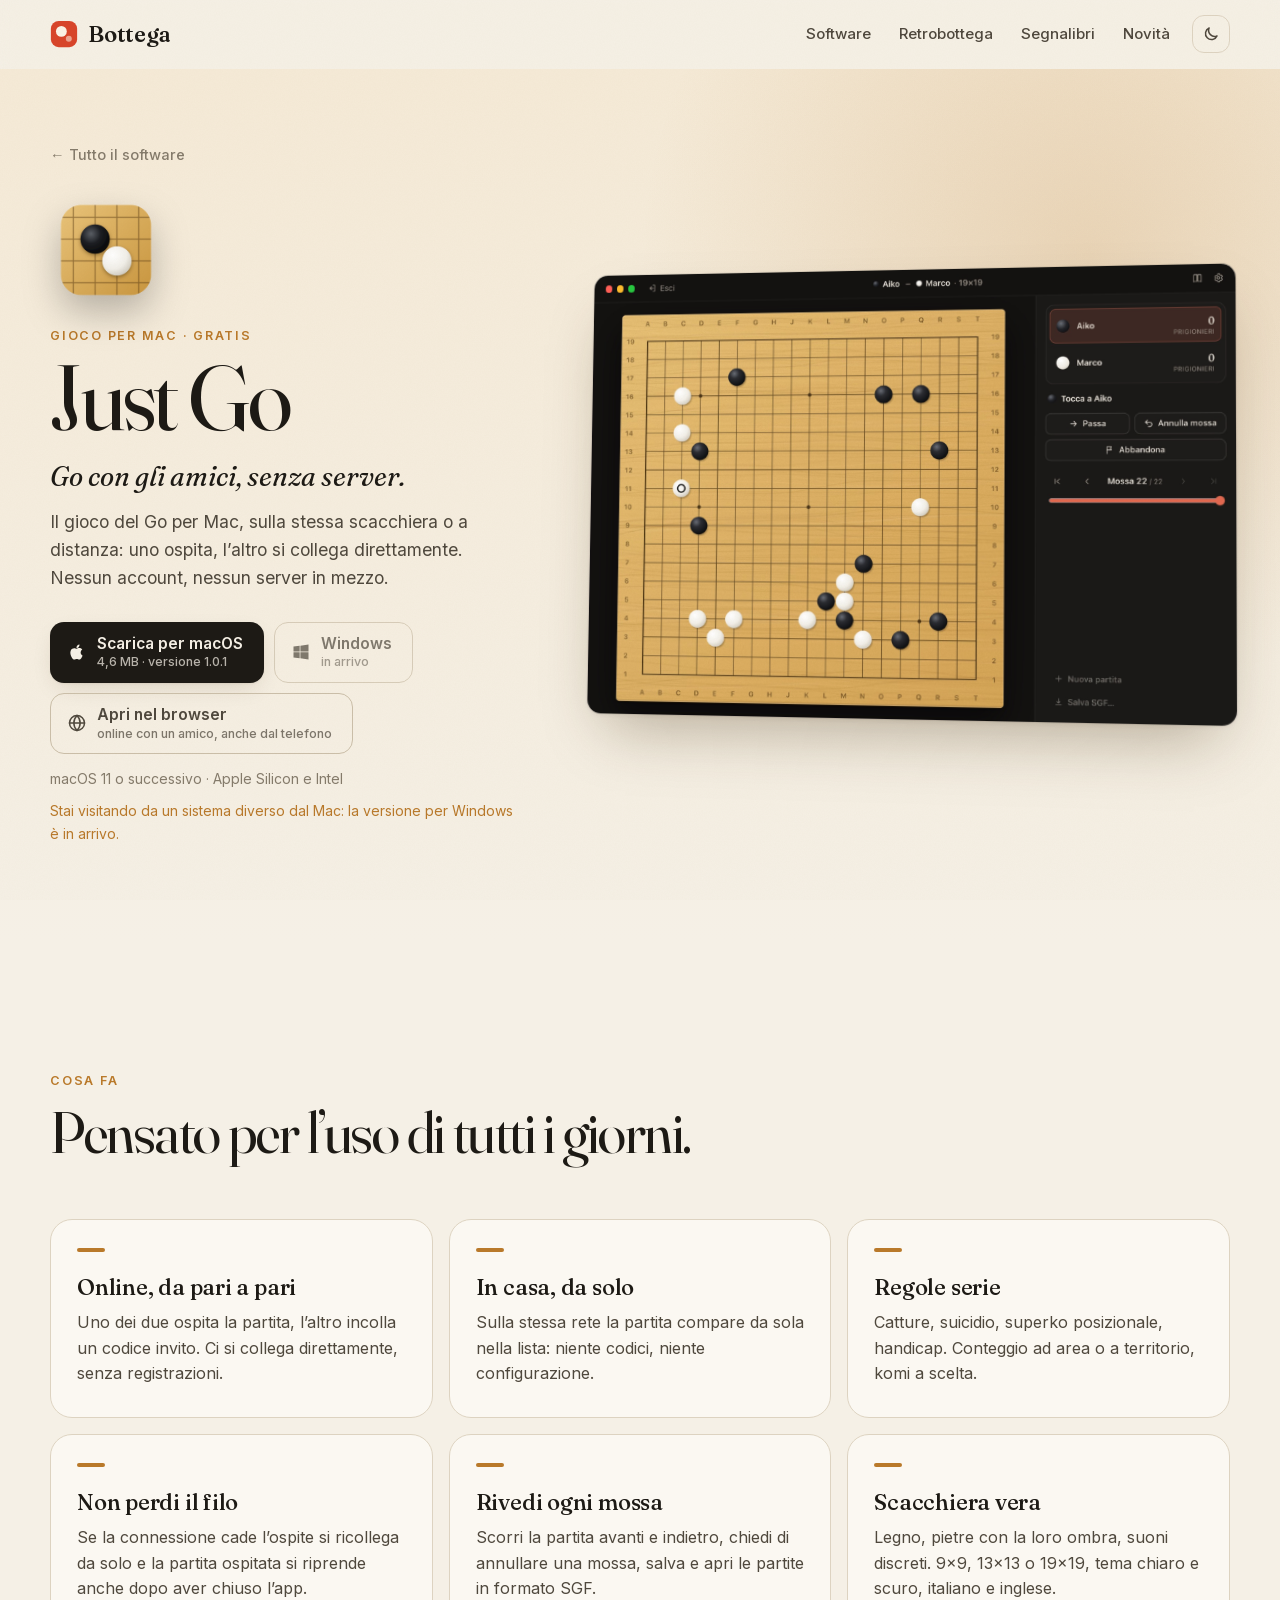
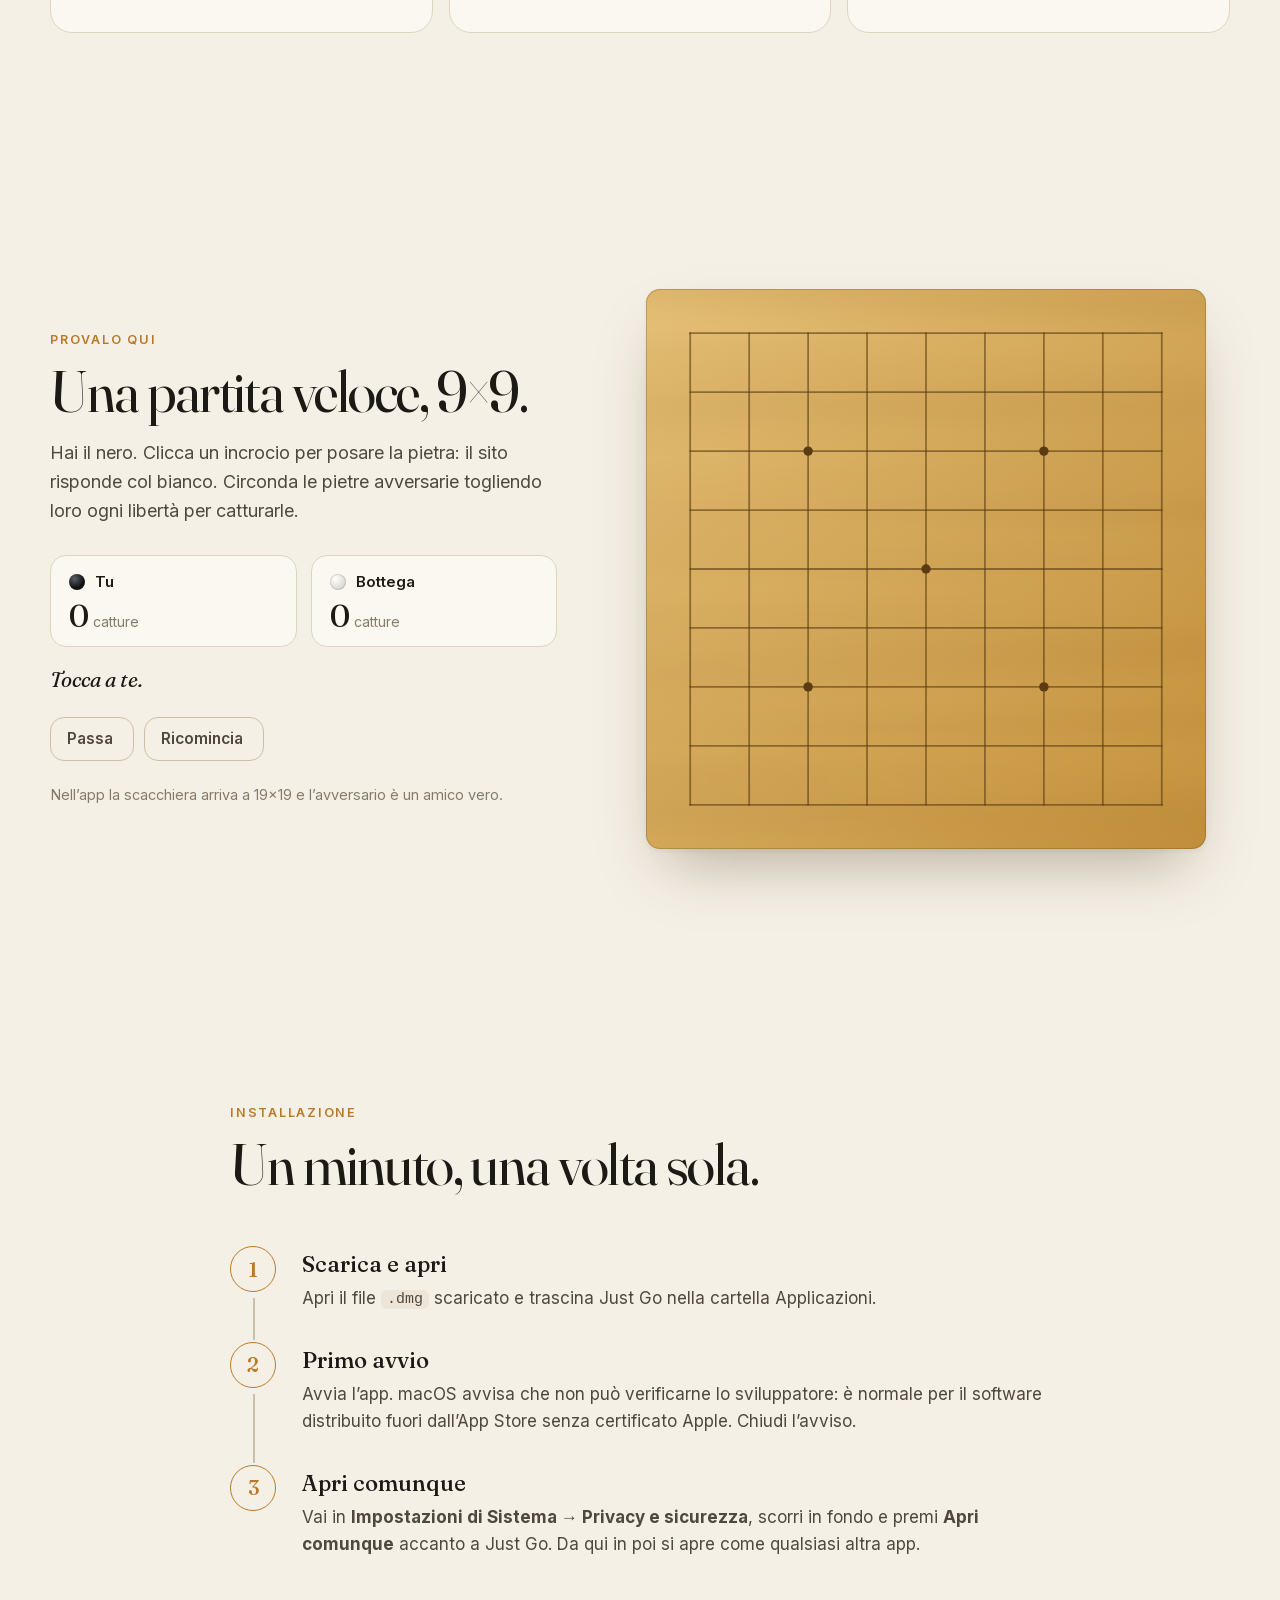
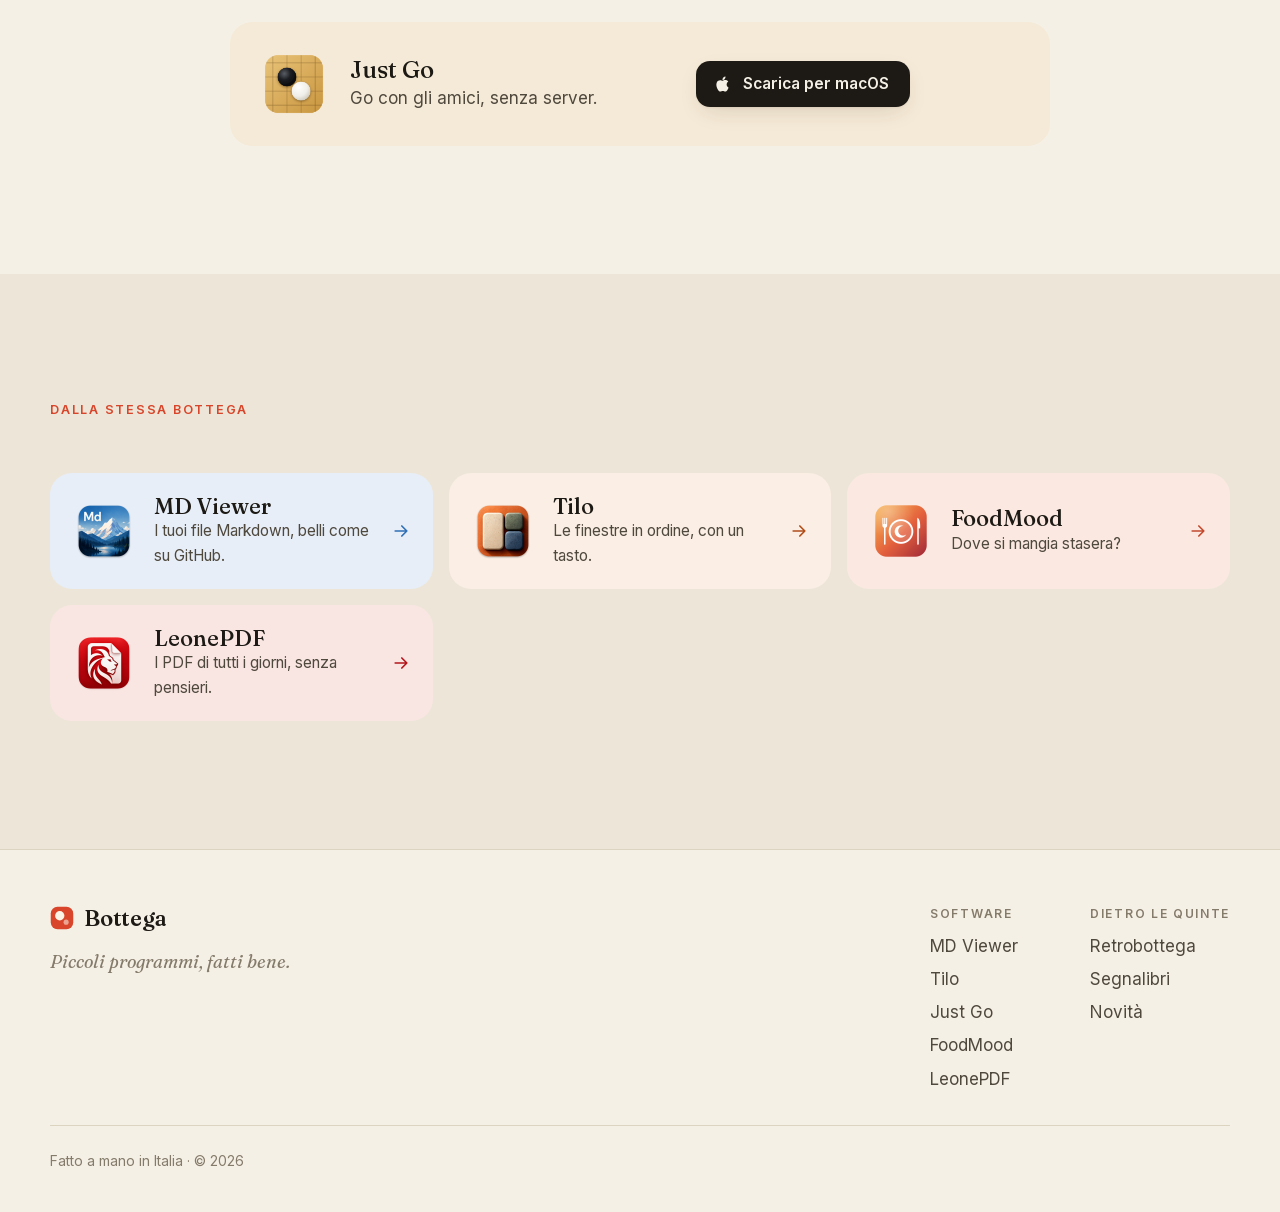
<file: just-go/index.html>
<!doctype html>
<html lang="it">
<head>
<meta charset="utf-8">
<meta name="viewport" content="width=device-width, initial-scale=1">
<title>Just Go · Bottega</title>
<meta name="description" content="Go con gli amici, senza server. Il gioco del Go per Mac, sulla stessa scacchiera o a distanza: uno ospita, l’altro si collega direttamente. Nessun account, nessun server in mezzo.">
<meta property="og:title" content="Just Go · Bottega">
<meta property="og:description" content="Go con gli amici, senza server. Il gioco del Go per Mac, sulla stessa scacchiera o a distanza: uno ospita, l’altro si collega direttamente. Nessun account, nessun server in mezzo.">
<meta property="og:type" content="website">
<meta name="theme-color" content="#f5f0e6" media="(prefers-color-scheme: light)">
<meta name="theme-color" content="#14120e" media="(prefers-color-scheme: dark)">
<link rel="icon" href="../favicon.svg" type="image/svg+xml">
<link rel="preload" href="../fonts/fraunces-normal.woff2" as="font" type="font/woff2" crossorigin>
<link rel="preload" href="../fonts/inter-normal.woff2" as="font" type="font/woff2" crossorigin>
<link rel="stylesheet" href="../css/site.css">
<script>try{var t=localStorage.getItem('theme');if(t)document.documentElement.dataset.theme=t}catch(e){}</script>

</head>
<body class="page-product">
<a class="skip" href="#main">Vai al contenuto</a>
<header class="topbar">
  <div class="wrap topbar__inner">
    <a class="brand" href="../">
<svg class="mark" width="28" height="28" viewBox="0 0 32 32" aria-hidden="true">
  <rect x="1" y="1" width="30" height="30" rx="9" fill="var(--seal)"/>
  <circle cx="13" cy="13" r="6.2" fill="var(--seal-ink)"/>
  <circle cx="21.5" cy="21.5" r="3.4" fill="var(--seal-ink)" opacity=".55"/>
</svg><span>Bottega</span></a>
    <nav class="nav" aria-label="Principale">
      <a href="../#software">Software</a>
      <a href="../retrobottega/">Retrobottega</a>
      <a href="../segnalibri/">Segnalibri</a>
      <a href="../#novita">Novità</a>
      <button class="theme-toggle" type="button" aria-label="Cambia tema" data-theme-toggle>
        <span class="only-light"><svg viewBox="0 0 24 24" aria-hidden="true"><path fill="none" stroke="currentColor" stroke-width="2" stroke-linejoin="round" d="M20 14.5A8 8 0 0 1 9.5 4 8 8 0 1 0 20 14.5z"/></svg></span><span class="only-dark"><svg viewBox="0 0 24 24" aria-hidden="true"><g fill="none" stroke="currentColor" stroke-width="2" stroke-linecap="round"><circle cx="12" cy="12" r="4"/><path d="M12 2v2m0 16v2M4.9 4.9l1.4 1.4m11.4 11.4 1.4 1.4M2 12h2m16 0h2M4.9 19.1l1.4-1.4M17.7 6.3l1.4-1.4"/></g></svg></span>
      </button>
    </nav>
  </div>
</header>
<main id="main">

<section class="phero" style="--accent:#b9792a;--accent-dark:#e2b066;--tint:#f5ead7;--tint-dark:#231a0e">
  <div class="wrap phero__inner">
    <div class="phero__text">
      <a class="crumb" href="../#software">← Tutto il software</a>
      <img class="phero__icon" src="../media/just-go-icon.png" alt="" width="128" height="128">
      <p class="eyebrow">Gioco per Mac · Gratis</p>
      <h1 class="phero__title">Just Go</h1>
      <p class="phero__tagline">Go con gli amici, senza server.</p>
      <p class="phero__summary">Il gioco del Go per Mac, sulla stessa scacchiera o a distanza: uno ospita, l’altro si collega direttamente. Nessun account, nessun server in mezzo.</p>
      <div class="downloads" data-downloads><a class="btn btn--primary" data-os="macos" href="../downloads/just-go-1.0.1-macos.dmg" download data-product="just-go">
      <svg viewBox="0 0 24 24" aria-hidden="true"><path fill="currentColor" d="M16.37 12.6c-.02-2.3 1.88-3.4 1.96-3.46-1.07-1.56-2.73-1.78-3.32-1.8-1.41-.14-2.76.83-3.48.83-.72 0-1.82-.81-3-.79-1.54.02-2.96.9-3.76 2.28-1.6 2.78-.41 6.9 1.15 9.16.76 1.1 1.67 2.34 2.86 2.3 1.15-.05 1.58-.74 2.97-.74 1.38 0 1.77.74 2.98.72 1.23-.02 2.01-1.12 2.76-2.23.87-1.28 1.23-2.52 1.25-2.58-.03-.01-2.4-.92-2.42-3.65zM14.1 5.86c.63-.77 1.06-1.83.94-2.89-.91.04-2.01.61-2.66 1.37-.58.67-1.1 1.76-.96 2.8 1.01.08 2.05-.52 2.68-1.28z"/></svg><span>Scarica per macOS<small>4,6 MB · versione 1.0.1</small></span></a><span class="btn btn--ghost btn--soon" data-os="windows"><svg viewBox="0 0 24 24" aria-hidden="true"><path fill="currentColor" d="M3 5.5 10.4 4.5v7H3zm8.3-1.1L21 3v8.5h-9.7zM3 12.4h7.4v7.1L3 18.5zm8.3 0H21V21l-9.7-1.4z"/></svg><span>Windows<small>in arrivo</small></span></span><a class="btn btn--ghost" href="https://dudelab.github.io/just-go-web/" target="_blank" rel="noopener" data-web><svg viewBox="0 0 24 24" aria-hidden="true"><g fill="none" stroke="currentColor" stroke-width="1.8" stroke-linecap="round"><circle cx="12" cy="12" r="9"/><path d="M3 12h18M12 3c2.5 2.6 3.8 5.6 3.8 9s-1.3 6.4-3.8 9c-2.5-2.6-3.8-5.6-3.8-9S9.5 5.6 12 3z"/></g></svg><span>Apri nel browser<small>online con un amico, anche dal telefono</small></span></a></div>
      <p class="phero__meta">macOS 11 o successivo · Apple Silicon e Intel</p>
      <p class="phero__other" data-other-os hidden>Stai visitando da un sistema diverso dal Mac: la versione per Windows è in arrivo.</p>
    </div>
    <div class="phero__visual">
<figure class="window window--overlay">
  <span class="lights lights--overlay"><i></i><i></i><i></i></span>
  <img class="" src="../media/just-go-board.jpg" alt="Una partita 19×19 in corso su Just Go, con la scacchiera in legno e il pannello dei giocatori" fetchpriority="high" decoding="async">
</figure></div>
  </div>
</section>

<section class="section" style="--accent:#b9792a;--accent-dark:#e2b066;--tint:#f5ead7;--tint-dark:#231a0e">
  <div class="wrap">
    <header class="section__head reveal">
      <p class="eyebrow">Cosa fa</p>
      <h2 class="section__title">Pensato per l’uso di tutti i giorni.</h2>
    </header>
    <ul class="features">
      <li class="feature reveal" style="--d:0"><h3>Online, da pari a pari</h3><p>Uno dei due ospita la partita, l’altro incolla un codice invito. Ci si collega direttamente, senza registrazioni.</p></li><li class="feature reveal" style="--d:1"><h3>In casa, da solo</h3><p>Sulla stessa rete la partita compare da sola nella lista: niente codici, niente configurazione.</p></li><li class="feature reveal" style="--d:2"><h3>Regole serie</h3><p>Catture, suicidio, superko posizionale, handicap. Conteggio ad area o a territorio, komi a scelta.</p></li><li class="feature reveal" style="--d:0"><h3>Non perdi il filo</h3><p>Se la connessione cade l’ospite si ricollega da solo e la partita ospitata si riprende anche dopo aver chiuso l’app.</p></li><li class="feature reveal" style="--d:1"><h3>Rivedi ogni mossa</h3><p>Scorri la partita avanti e indietro, chiedi di annullare una mossa, salva e apri le partite in formato SGF.</p></li><li class="feature reveal" style="--d:2"><h3>Scacchiera vera</h3><p>Legno, pietre con la loro ombra, suoni discreti. 9×9, 13×13 o 19×19, tema chiaro e scuro, italiano e inglese.</p></li>
    </ul>
  </div>
</section>

<div style="--accent:#b9792a;--accent-dark:#e2b066;--tint:#f5ead7;--tint-dark:#231a0e">
<section class="section demo" id="prova">
  <div class="wrap">
    <div class="go-demo reveal" data-go-demo>
      <div class="go-demo__text">
        <p class="eyebrow">Provalo qui</p>
        <h2 class="section__title">Una partita veloce, 9×9.</h2>
        <p class="section__lead">Hai il nero. Clicca un incrocio per posare la pietra: il sito risponde col bianco. Circonda le pietre avversarie togliendo loro ogni libertà per catturarle.</p>
        <dl class="go-demo__score">
          <div><dt><i class="stone stone--b"></i>Tu</dt><dd data-cap-b>0</dd></div>
          <div><dt><i class="stone stone--w"></i>Bottega</dt><dd data-cap-w>0</dd></div>
        </dl>
        <p class="go-demo__status" data-status aria-live="polite">Tocca a te.</p>
        <div class="go-demo__actions">
          <button class="btn btn--ghost" type="button" data-pass>Passa</button>
          <button class="btn btn--ghost" type="button" data-reset>Ricomincia</button>
        </div>
        <p class="go-demo__hint">Nell’app la scacchiera arriva a 19×19 e l’avversario è un amico vero.</p>
      </div>
      <div class="go-demo__board" data-board></div>
    </div>
  </div>
</section></div>



<section class="section" id="installazione" style="--accent:#b9792a;--accent-dark:#e2b066;--tint:#f5ead7;--tint-dark:#231a0e">
  <div class="wrap wrap--narrow">
    <header class="section__head reveal">
      <p class="eyebrow">Installazione</p>
      <h2 class="section__title">Un minuto, una volta sola.</h2>
    </header>
    <ol class="steps"><li class="reveal"><h3>Scarica e apri</h3><p>Apri il file <code>.dmg</code> scaricato e trascina Just Go nella cartella Applicazioni.</p></li><li class="reveal"><h3>Primo avvio</h3><p>Avvia l’app. macOS avvisa che non può verificarne lo sviluppatore: è normale per il software distribuito fuori dall’App Store senza certificato Apple. Chiudi l’avviso.</p></li><li class="reveal"><h3>Apri comunque</h3><p>Vai in <strong>Impostazioni di Sistema → Privacy e sicurezza</strong>, scorri in fondo e premi <strong>Apri comunque</strong> accanto a Just Go. Da qui in poi si apre come qualsiasi altra app.</p></li></ol>
    <div class="final-cta reveal">
      <img src="../media/just-go-icon.png" alt="" width="72" height="72" loading="lazy">
      <div><h3>Just Go</h3><p>Go con gli amici, senza server.</p></div>
      <div class="downloads" data-downloads><a class="btn btn--primary" data-os="macos" href="../downloads/just-go-1.0.1-macos.dmg" download data-product="just-go">
      <svg viewBox="0 0 24 24" aria-hidden="true"><path fill="currentColor" d="M16.37 12.6c-.02-2.3 1.88-3.4 1.96-3.46-1.07-1.56-2.73-1.78-3.32-1.8-1.41-.14-2.76.83-3.48.83-.72 0-1.82-.81-3-.79-1.54.02-2.96.9-3.76 2.28-1.6 2.78-.41 6.9 1.15 9.16.76 1.1 1.67 2.34 2.86 2.3 1.15-.05 1.58-.74 2.97-.74 1.38 0 1.77.74 2.98.72 1.23-.02 2.01-1.12 2.76-2.23.87-1.28 1.23-2.52 1.25-2.58-.03-.01-2.4-.92-2.42-3.65zM14.1 5.86c.63-.77 1.06-1.83.94-2.89-.91.04-2.01.61-2.66 1.37-.58.67-1.1 1.76-.96 2.8 1.01.08 2.05-.52 2.68-1.28z"/></svg><span>Scarica per macOS</span></a></div>
    </div>
  </div>
</section>

<section class="section section--quiet">
  <div class="wrap">
    <header class="section__head reveal"><p class="eyebrow">Dalla stessa bottega</p></header>
    <div class="more">
      <a class="more__item reveal" href="../md-viewer/" style="--accent:#2f6fb5;--accent-dark:#7fb0ee;--tint:#e7eef8;--tint-dark:#16202e">
        <img src="../media/md-viewer-icon.png" alt="" width="64" height="64" loading="lazy">
        <span><strong>MD Viewer</strong><span>I tuoi file Markdown, belli come su GitHub.</span></span><svg viewBox="0 0 24 24" aria-hidden="true"><path fill="none" stroke="currentColor" stroke-width="2" stroke-linecap="round" stroke-linejoin="round" d="M5 12h14m-6-6 6 6-6 6"/></svg></a><a class="more__item reveal" href="../tilo/" style="--accent:#b04e1a;--accent-dark:#f39a62;--tint:#fbeee4;--tint-dark:#2a1a10">
        <img src="../media/tilo-icon.png" alt="" width="64" height="64" loading="lazy">
        <span><strong>Tilo</strong><span>Le finestre in ordine, con un tasto.</span></span><svg viewBox="0 0 24 24" aria-hidden="true"><path fill="none" stroke="currentColor" stroke-width="2" stroke-linecap="round" stroke-linejoin="round" d="M5 12h14m-6-6 6 6-6 6"/></svg></a><a class="more__item reveal" href="../foodmood/" style="--accent:#c24a2f;--accent-dark:#f2704f;--tint:#fbe9e1;--tint-dark:#2a1611">
        <img src="../media/foodmood-icon.png" alt="" width="64" height="64" loading="lazy">
        <span><strong>FoodMood</strong><span>Dove si mangia stasera?</span></span><svg viewBox="0 0 24 24" aria-hidden="true"><path fill="none" stroke="currentColor" stroke-width="2" stroke-linecap="round" stroke-linejoin="round" d="M5 12h14m-6-6 6 6-6 6"/></svg></a><a class="more__item reveal" href="../leonepdf/" style="--accent:#b3161c;--accent-dark:#ff7d73;--tint:#f9e6e3;--tint-dark:#2a1212">
        <img src="../media/leonepdf-icon.png" alt="" width="64" height="64" loading="lazy">
        <span><strong>LeonePDF</strong><span>I PDF di tutti i giorni, senza pensieri.</span></span><svg viewBox="0 0 24 24" aria-hidden="true"><path fill="none" stroke="currentColor" stroke-width="2" stroke-linecap="round" stroke-linejoin="round" d="M5 12h14m-6-6 6 6-6 6"/></svg></a>
    </div>
  </div>
</section>
</main>
<footer class="footer">
  <div class="wrap footer__inner">
    <div class="footer__brand">
      <a class="brand" href="../">
<svg class="mark" width="24" height="24" viewBox="0 0 32 32" aria-hidden="true">
  <rect x="1" y="1" width="30" height="30" rx="9" fill="var(--seal)"/>
  <circle cx="13" cy="13" r="6.2" fill="var(--seal-ink)"/>
  <circle cx="21.5" cy="21.5" r="3.4" fill="var(--seal-ink)" opacity=".55"/>
</svg><span>Bottega</span></a>
      <p>Piccoli programmi, fatti bene.</p>
    </div>
    <nav class="footer__nav" aria-label="Software">
      <h2>Software</h2>
      <a href="../md-viewer/">MD Viewer</a><a href="../tilo/">Tilo</a><a href="../just-go/">Just Go</a><a href="../foodmood/">FoodMood</a><a href="../leonepdf/">LeonePDF</a>
    </nav>
    <nav class="footer__nav" aria-label="Altro">
      <h2>Dietro le quinte</h2>
      <a href="../retrobottega/">Retrobottega</a>
      <a href="../segnalibri/">Segnalibri</a>
      <a href="../#novita">Novità</a>
    </nav>
    <p class="footer__note">Fatto a mano in Italia · © 2026</p>
  </div>
</footer>
<script src="../js/site.js" defer></script>
<script src="../js/go-demo.js" defer></script>
</body>
</html>
</file>
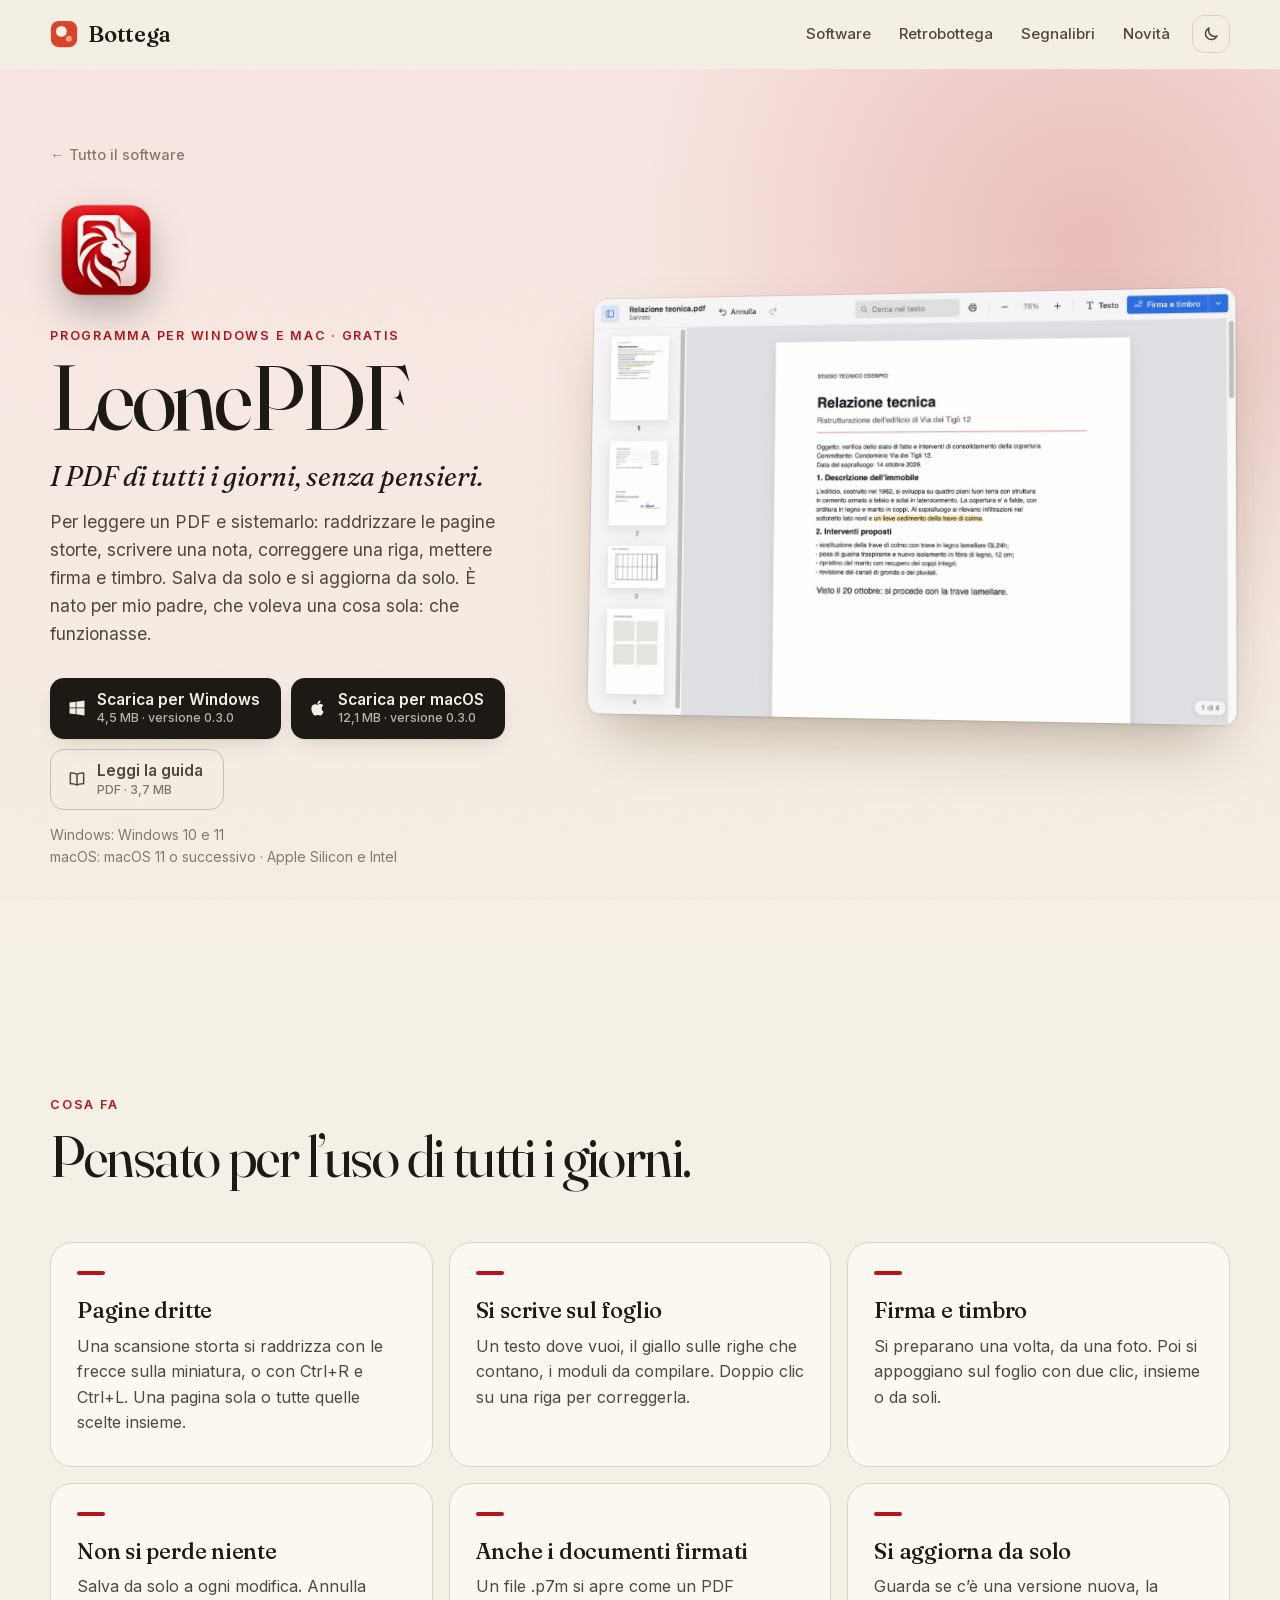
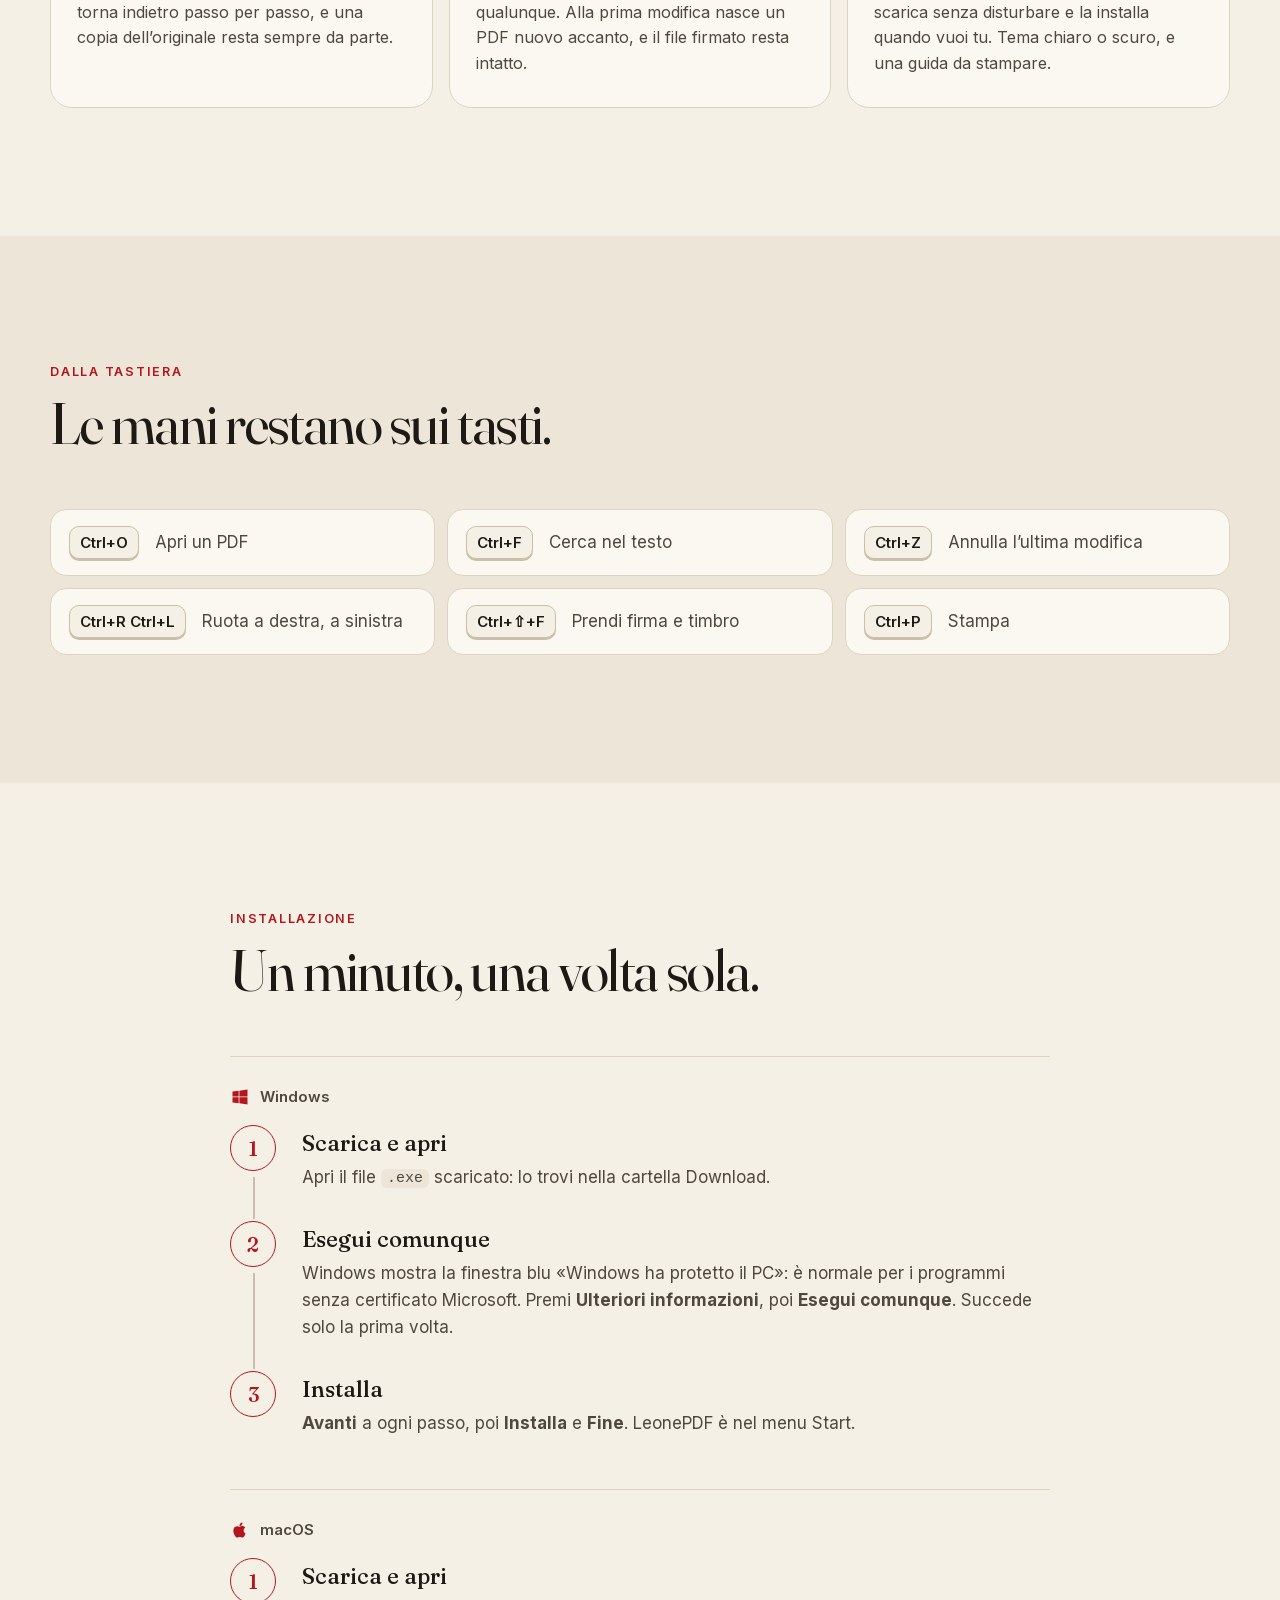
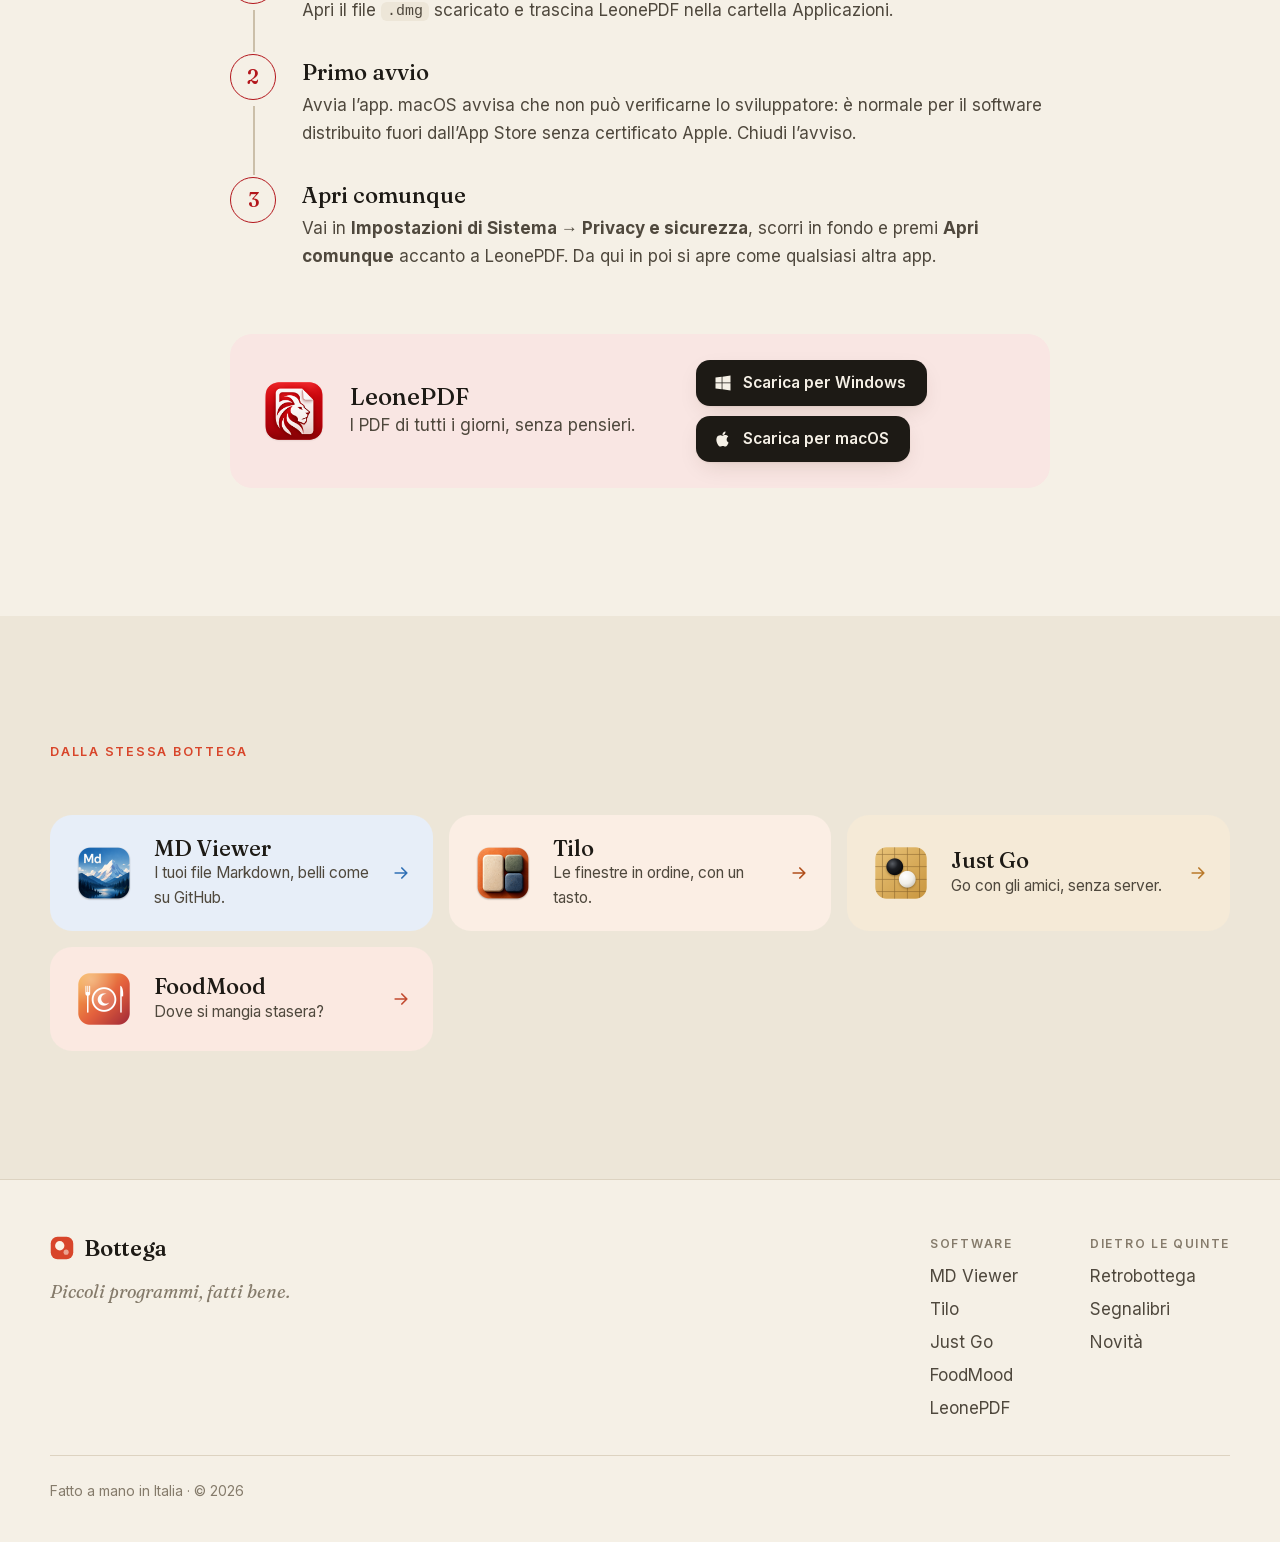
<file: leonepdf/index.html>
<!doctype html>
<html lang="it">
<head>
<meta charset="utf-8">
<meta name="viewport" content="width=device-width, initial-scale=1">
<title>LeonePDF · Bottega</title>
<meta name="description" content="I PDF di tutti i giorni, senza pensieri. Per leggere un PDF e sistemarlo: raddrizzare le pagine storte, scrivere una nota, correggere una riga, mettere firma e timbro. Salva da solo e si aggiorna da solo. È nato per mio padre, che voleva una cosa sola: che funzionasse.">
<meta property="og:title" content="LeonePDF · Bottega">
<meta property="og:description" content="I PDF di tutti i giorni, senza pensieri. Per leggere un PDF e sistemarlo: raddrizzare le pagine storte, scrivere una nota, correggere una riga, mettere firma e timbro. Salva da solo e si aggiorna da solo. È nato per mio padre, che voleva una cosa sola: che funzionasse.">
<meta property="og:type" content="website">
<meta name="theme-color" content="#f5f0e6" media="(prefers-color-scheme: light)">
<meta name="theme-color" content="#14120e" media="(prefers-color-scheme: dark)">
<link rel="icon" href="../favicon.svg" type="image/svg+xml">
<link rel="preload" href="../fonts/fraunces-normal.woff2" as="font" type="font/woff2" crossorigin>
<link rel="preload" href="../fonts/inter-normal.woff2" as="font" type="font/woff2" crossorigin>
<link rel="stylesheet" href="../css/site.css">
<script>try{var t=localStorage.getItem('theme');if(t)document.documentElement.dataset.theme=t}catch(e){}</script>

</head>
<body class="page-product">
<a class="skip" href="#main">Vai al contenuto</a>
<header class="topbar">
  <div class="wrap topbar__inner">
    <a class="brand" href="../">
<svg class="mark" width="28" height="28" viewBox="0 0 32 32" aria-hidden="true">
  <rect x="1" y="1" width="30" height="30" rx="9" fill="var(--seal)"/>
  <circle cx="13" cy="13" r="6.2" fill="var(--seal-ink)"/>
  <circle cx="21.5" cy="21.5" r="3.4" fill="var(--seal-ink)" opacity=".55"/>
</svg><span>Bottega</span></a>
    <nav class="nav" aria-label="Principale">
      <a href="../#software">Software</a>
      <a href="../retrobottega/">Retrobottega</a>
      <a href="../segnalibri/">Segnalibri</a>
      <a href="../#novita">Novità</a>
      <button class="theme-toggle" type="button" aria-label="Cambia tema" data-theme-toggle>
        <span class="only-light"><svg viewBox="0 0 24 24" aria-hidden="true"><path fill="none" stroke="currentColor" stroke-width="2" stroke-linejoin="round" d="M20 14.5A8 8 0 0 1 9.5 4 8 8 0 1 0 20 14.5z"/></svg></span><span class="only-dark"><svg viewBox="0 0 24 24" aria-hidden="true"><g fill="none" stroke="currentColor" stroke-width="2" stroke-linecap="round"><circle cx="12" cy="12" r="4"/><path d="M12 2v2m0 16v2M4.9 4.9l1.4 1.4m11.4 11.4 1.4 1.4M2 12h2m16 0h2M4.9 19.1l1.4-1.4M17.7 6.3l1.4-1.4"/></g></svg></span>
      </button>
    </nav>
  </div>
</header>
<main id="main">

<section class="phero" style="--accent:#b3161c;--accent-dark:#ff7d73;--tint:#f9e6e3;--tint-dark:#2a1212">
  <div class="wrap phero__inner">
    <div class="phero__text">
      <a class="crumb" href="../#software">← Tutto il software</a>
      <img class="phero__icon" src="../media/leonepdf-icon.png" alt="" width="128" height="128">
      <p class="eyebrow">Programma per Windows e Mac · Gratis</p>
      <h1 class="phero__title">LeonePDF</h1>
      <p class="phero__tagline">I PDF di tutti i giorni, senza pensieri.</p>
      <p class="phero__summary">Per leggere un PDF e sistemarlo: raddrizzare le pagine storte, scrivere una nota, correggere una riga, mettere firma e timbro. Salva da solo e si aggiorna da solo. È nato per mio padre, che voleva una cosa sola: che funzionasse.</p>
      <div class="downloads" data-downloads><a class="btn btn--primary" data-os="windows" href="../downloads/leonepdf-0.3.0-windows.exe" download data-product="leonepdf">
      <svg viewBox="0 0 24 24" aria-hidden="true"><path fill="currentColor" d="M3 5.5 10.4 4.5v7H3zm8.3-1.1L21 3v8.5h-9.7zM3 12.4h7.4v7.1L3 18.5zm8.3 0H21V21l-9.7-1.4z"/></svg><span>Scarica per Windows<small>4,5 MB · versione 0.3.0</small></span></a><a class="btn btn--primary" data-os="macos" href="../downloads/leonepdf-0.3.0-macos.dmg" download data-product="leonepdf">
      <svg viewBox="0 0 24 24" aria-hidden="true"><path fill="currentColor" d="M16.37 12.6c-.02-2.3 1.88-3.4 1.96-3.46-1.07-1.56-2.73-1.78-3.32-1.8-1.41-.14-2.76.83-3.48.83-.72 0-1.82-.81-3-.79-1.54.02-2.96.9-3.76 2.28-1.6 2.78-.41 6.9 1.15 9.16.76 1.1 1.67 2.34 2.86 2.3 1.15-.05 1.58-.74 2.97-.74 1.38 0 1.77.74 2.98.72 1.23-.02 2.01-1.12 2.76-2.23.87-1.28 1.23-2.52 1.25-2.58-.03-.01-2.4-.92-2.42-3.65zM14.1 5.86c.63-.77 1.06-1.83.94-2.89-.91.04-2.01.61-2.66 1.37-.58.67-1.1 1.76-.96 2.8 1.01.08 2.05-.52 2.68-1.28z"/></svg><span>Scarica per macOS<small>12,1 MB · versione 0.3.0</small></span></a><a class="btn btn--ghost" href="../downloads/leonepdf-guida.pdf" target="_blank" rel="noopener" data-guide><svg viewBox="0 0 24 24" aria-hidden="true"><path fill="none" stroke="currentColor" stroke-width="1.8" stroke-linejoin="round" d="M12 6.5C10 5 7.2 4.5 4 4.8v13c3.2-.3 6 .2 8 1.7m0-13c2-1.5 4.8-2 8-1.7v13c-3.2-.3-6 .2-8 1.7m0-13v13"/></svg><span>Leggi la guida<small>PDF · 3,7 MB</small></span></a></div>
      <p class="phero__meta">Windows: Windows 10 e 11<br>macOS: macOS 11 o successivo · Apple Silicon e Intel</p>
      
    </div>
    <div class="phero__visual">
<figure class="window window--screen">
  
  <img class="only-light" src="../media/leonepdf-light.jpg" alt="LeonePDF con una relazione tecnica aperta: le pagine in piccolo a sinistra, una frase evidenziata e una nota scritta sul foglio" fetchpriority="high" decoding="async"><img class="only-dark" src="../media/leonepdf-dark.jpg" alt="LeonePDF con una relazione tecnica aperta: le pagine in piccolo a sinistra, una frase evidenziata e una nota scritta sul foglio" fetchpriority="high" decoding="async">
</figure></div>
  </div>
</section>

<section class="section" style="--accent:#b3161c;--accent-dark:#ff7d73;--tint:#f9e6e3;--tint-dark:#2a1212">
  <div class="wrap">
    <header class="section__head reveal">
      <p class="eyebrow">Cosa fa</p>
      <h2 class="section__title">Pensato per l’uso di tutti i giorni.</h2>
    </header>
    <ul class="features">
      <li class="feature reveal" style="--d:0"><h3>Pagine dritte</h3><p>Una scansione storta si raddrizza con le frecce sulla miniatura, o con Ctrl+R e Ctrl+L. Una pagina sola o tutte quelle scelte insieme.</p></li><li class="feature reveal" style="--d:1"><h3>Si scrive sul foglio</h3><p>Un testo dove vuoi, il giallo sulle righe che contano, i moduli da compilare. Doppio clic su una riga per correggerla.</p></li><li class="feature reveal" style="--d:2"><h3>Firma e timbro</h3><p>Si preparano una volta, da una foto. Poi si appoggiano sul foglio con due clic, insieme o da soli.</p></li><li class="feature reveal" style="--d:0"><h3>Non si perde niente</h3><p>Salva da solo a ogni modifica. Annulla torna indietro passo per passo, e una copia dell’originale resta sempre da parte.</p></li><li class="feature reveal" style="--d:1"><h3>Anche i documenti firmati</h3><p>Un file .p7m si apre come un PDF qualunque. Alla prima modifica nasce un PDF nuovo accanto, e il file firmato resta intatto.</p></li><li class="feature reveal" style="--d:2"><h3>Si aggiorna da solo</h3><p>Guarda se c’è una versione nuova, la scarica senza disturbare e la installa quando vuoi tu. Tema chiaro o scuro, e una guida da stampare.</p></li>
    </ul>
  </div>
</section>

<div style="--accent:#b3161c;--accent-dark:#ff7d73;--tint:#f9e6e3;--tint-dark:#2a1212"></div>


<section class="section section--quiet" style="--accent:#b3161c;--accent-dark:#ff7d73;--tint:#f9e6e3;--tint-dark:#2a1212">
  <div class="wrap">
    <header class="section__head reveal">
      <p class="eyebrow">Dalla tastiera</p>
      <h2 class="section__title">Le mani restano sui tasti.</h2>
    </header>
    <ul class="keys reveal">
      <li><kbd>Ctrl+O</kbd><span>Apri un PDF</span></li><li><kbd>Ctrl+F</kbd><span>Cerca nel testo</span></li><li><kbd>Ctrl+Z</kbd><span>Annulla l’ultima modifica</span></li><li><kbd>Ctrl+R Ctrl+L</kbd><span>Ruota a destra, a sinistra</span></li><li><kbd>Ctrl+⇧+F</kbd><span>Prendi firma e timbro</span></li><li><kbd>Ctrl+P</kbd><span>Stampa</span></li>
    </ul>
  </div>
</section>

<section class="section" id="installazione" style="--accent:#b3161c;--accent-dark:#ff7d73;--tint:#f9e6e3;--tint-dark:#2a1212">
  <div class="wrap wrap--narrow">
    <header class="section__head reveal">
      <p class="eyebrow">Installazione</p>
      <h2 class="section__title">Un minuto, una volta sola.</h2>
    </header>
    <h3 class="steps__os reveal"><svg viewBox="0 0 24 24" aria-hidden="true"><path fill="currentColor" d="M3 5.5 10.4 4.5v7H3zm8.3-1.1L21 3v8.5h-9.7zM3 12.4h7.4v7.1L3 18.5zm8.3 0H21V21l-9.7-1.4z"/></svg>Windows</h3><ol class="steps"><li class="reveal"><h3>Scarica e apri</h3><p>Apri il file <code>.exe</code> scaricato: lo trovi nella cartella Download.</p></li><li class="reveal"><h3>Esegui comunque</h3><p>Windows mostra la finestra blu «Windows ha protetto il PC»: è normale per i programmi senza certificato Microsoft. Premi <strong>Ulteriori informazioni</strong>, poi <strong>Esegui comunque</strong>. Succede solo la prima volta.</p></li><li class="reveal"><h3>Installa</h3><p><strong>Avanti</strong> a ogni passo, poi <strong>Installa</strong> e <strong>Fine</strong>. LeonePDF è nel menu Start.</p></li></ol><h3 class="steps__os reveal"><svg viewBox="0 0 24 24" aria-hidden="true"><path fill="currentColor" d="M16.37 12.6c-.02-2.3 1.88-3.4 1.96-3.46-1.07-1.56-2.73-1.78-3.32-1.8-1.41-.14-2.76.83-3.48.83-.72 0-1.82-.81-3-.79-1.54.02-2.96.9-3.76 2.28-1.6 2.78-.41 6.9 1.15 9.16.76 1.1 1.67 2.34 2.86 2.3 1.15-.05 1.58-.74 2.97-.74 1.38 0 1.77.74 2.98.72 1.23-.02 2.01-1.12 2.76-2.23.87-1.28 1.23-2.52 1.25-2.58-.03-.01-2.4-.92-2.42-3.65zM14.1 5.86c.63-.77 1.06-1.83.94-2.89-.91.04-2.01.61-2.66 1.37-.58.67-1.1 1.76-.96 2.8 1.01.08 2.05-.52 2.68-1.28z"/></svg>macOS</h3><ol class="steps"><li class="reveal"><h3>Scarica e apri</h3><p>Apri il file <code>.dmg</code> scaricato e trascina LeonePDF nella cartella Applicazioni.</p></li><li class="reveal"><h3>Primo avvio</h3><p>Avvia l’app. macOS avvisa che non può verificarne lo sviluppatore: è normale per il software distribuito fuori dall’App Store senza certificato Apple. Chiudi l’avviso.</p></li><li class="reveal"><h3>Apri comunque</h3><p>Vai in <strong>Impostazioni di Sistema → Privacy e sicurezza</strong>, scorri in fondo e premi <strong>Apri comunque</strong> accanto a LeonePDF. Da qui in poi si apre come qualsiasi altra app.</p></li></ol>
    <div class="final-cta reveal">
      <img src="../media/leonepdf-icon.png" alt="" width="72" height="72" loading="lazy">
      <div><h3>LeonePDF</h3><p>I PDF di tutti i giorni, senza pensieri.</p></div>
      <div class="downloads" data-downloads><a class="btn btn--primary" data-os="windows" href="../downloads/leonepdf-0.3.0-windows.exe" download data-product="leonepdf">
      <svg viewBox="0 0 24 24" aria-hidden="true"><path fill="currentColor" d="M3 5.5 10.4 4.5v7H3zm8.3-1.1L21 3v8.5h-9.7zM3 12.4h7.4v7.1L3 18.5zm8.3 0H21V21l-9.7-1.4z"/></svg><span>Scarica per Windows</span></a><a class="btn btn--primary" data-os="macos" href="../downloads/leonepdf-0.3.0-macos.dmg" download data-product="leonepdf">
      <svg viewBox="0 0 24 24" aria-hidden="true"><path fill="currentColor" d="M16.37 12.6c-.02-2.3 1.88-3.4 1.96-3.46-1.07-1.56-2.73-1.78-3.32-1.8-1.41-.14-2.76.83-3.48.83-.72 0-1.82-.81-3-.79-1.54.02-2.96.9-3.76 2.28-1.6 2.78-.41 6.9 1.15 9.16.76 1.1 1.67 2.34 2.86 2.3 1.15-.05 1.58-.74 2.97-.74 1.38 0 1.77.74 2.98.72 1.23-.02 2.01-1.12 2.76-2.23.87-1.28 1.23-2.52 1.25-2.58-.03-.01-2.4-.92-2.42-3.65zM14.1 5.86c.63-.77 1.06-1.83.94-2.89-.91.04-2.01.61-2.66 1.37-.58.67-1.1 1.76-.96 2.8 1.01.08 2.05-.52 2.68-1.28z"/></svg><span>Scarica per macOS</span></a></div>
    </div>
  </div>
</section>

<section class="section section--quiet">
  <div class="wrap">
    <header class="section__head reveal"><p class="eyebrow">Dalla stessa bottega</p></header>
    <div class="more">
      <a class="more__item reveal" href="../md-viewer/" style="--accent:#2f6fb5;--accent-dark:#7fb0ee;--tint:#e7eef8;--tint-dark:#16202e">
        <img src="../media/md-viewer-icon.png" alt="" width="64" height="64" loading="lazy">
        <span><strong>MD Viewer</strong><span>I tuoi file Markdown, belli come su GitHub.</span></span><svg viewBox="0 0 24 24" aria-hidden="true"><path fill="none" stroke="currentColor" stroke-width="2" stroke-linecap="round" stroke-linejoin="round" d="M5 12h14m-6-6 6 6-6 6"/></svg></a><a class="more__item reveal" href="../tilo/" style="--accent:#b04e1a;--accent-dark:#f39a62;--tint:#fbeee4;--tint-dark:#2a1a10">
        <img src="../media/tilo-icon.png" alt="" width="64" height="64" loading="lazy">
        <span><strong>Tilo</strong><span>Le finestre in ordine, con un tasto.</span></span><svg viewBox="0 0 24 24" aria-hidden="true"><path fill="none" stroke="currentColor" stroke-width="2" stroke-linecap="round" stroke-linejoin="round" d="M5 12h14m-6-6 6 6-6 6"/></svg></a><a class="more__item reveal" href="../just-go/" style="--accent:#b9792a;--accent-dark:#e2b066;--tint:#f5ead7;--tint-dark:#231a0e">
        <img src="../media/just-go-icon.png" alt="" width="64" height="64" loading="lazy">
        <span><strong>Just Go</strong><span>Go con gli amici, senza server.</span></span><svg viewBox="0 0 24 24" aria-hidden="true"><path fill="none" stroke="currentColor" stroke-width="2" stroke-linecap="round" stroke-linejoin="round" d="M5 12h14m-6-6 6 6-6 6"/></svg></a><a class="more__item reveal" href="../foodmood/" style="--accent:#c24a2f;--accent-dark:#f2704f;--tint:#fbe9e1;--tint-dark:#2a1611">
        <img src="../media/foodmood-icon.png" alt="" width="64" height="64" loading="lazy">
        <span><strong>FoodMood</strong><span>Dove si mangia stasera?</span></span><svg viewBox="0 0 24 24" aria-hidden="true"><path fill="none" stroke="currentColor" stroke-width="2" stroke-linecap="round" stroke-linejoin="round" d="M5 12h14m-6-6 6 6-6 6"/></svg></a>
    </div>
  </div>
</section>
</main>
<footer class="footer">
  <div class="wrap footer__inner">
    <div class="footer__brand">
      <a class="brand" href="../">
<svg class="mark" width="24" height="24" viewBox="0 0 32 32" aria-hidden="true">
  <rect x="1" y="1" width="30" height="30" rx="9" fill="var(--seal)"/>
  <circle cx="13" cy="13" r="6.2" fill="var(--seal-ink)"/>
  <circle cx="21.5" cy="21.5" r="3.4" fill="var(--seal-ink)" opacity=".55"/>
</svg><span>Bottega</span></a>
      <p>Piccoli programmi, fatti bene.</p>
    </div>
    <nav class="footer__nav" aria-label="Software">
      <h2>Software</h2>
      <a href="../md-viewer/">MD Viewer</a><a href="../tilo/">Tilo</a><a href="../just-go/">Just Go</a><a href="../foodmood/">FoodMood</a><a href="../leonepdf/">LeonePDF</a>
    </nav>
    <nav class="footer__nav" aria-label="Altro">
      <h2>Dietro le quinte</h2>
      <a href="../retrobottega/">Retrobottega</a>
      <a href="../segnalibri/">Segnalibri</a>
      <a href="../#novita">Novità</a>
    </nav>
    <p class="footer__note">Fatto a mano in Italia · © 2026</p>
  </div>
</footer>
<script src="../js/site.js" defer></script>

</body>
</html>
</file>
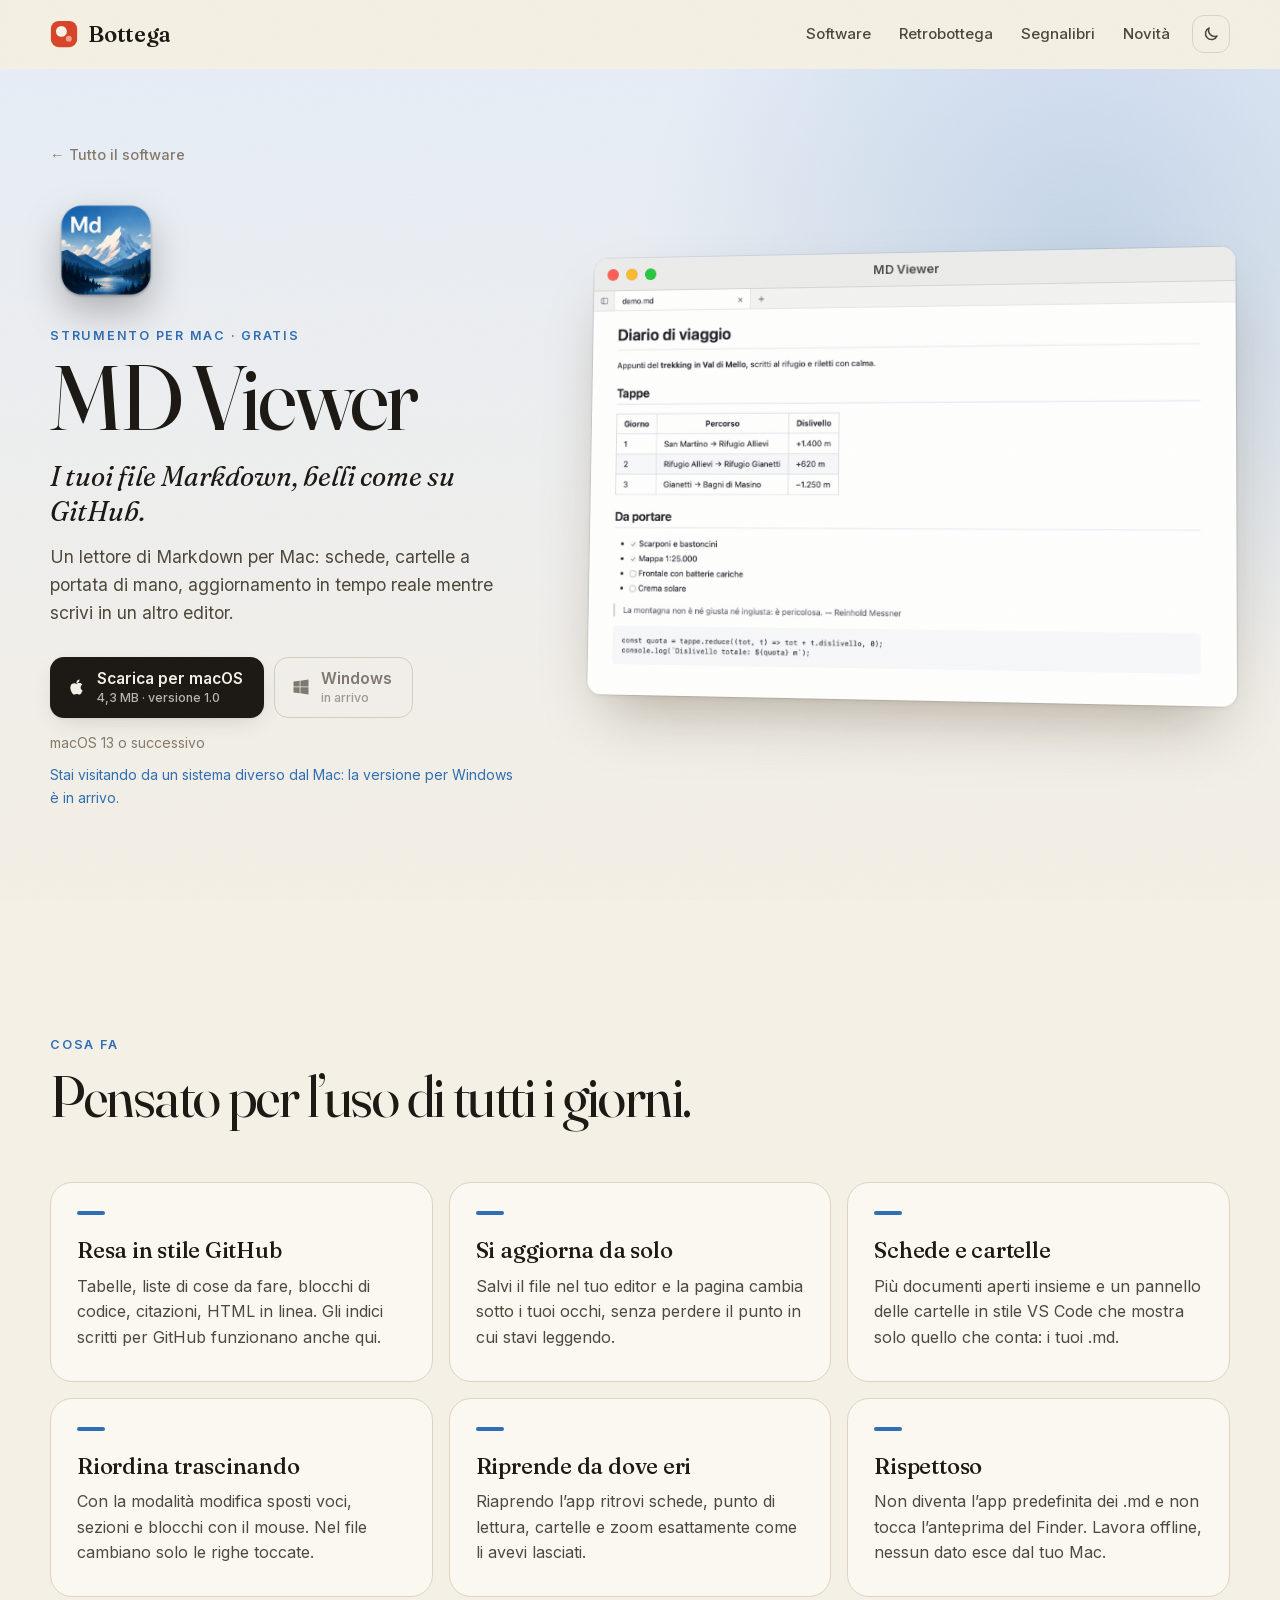
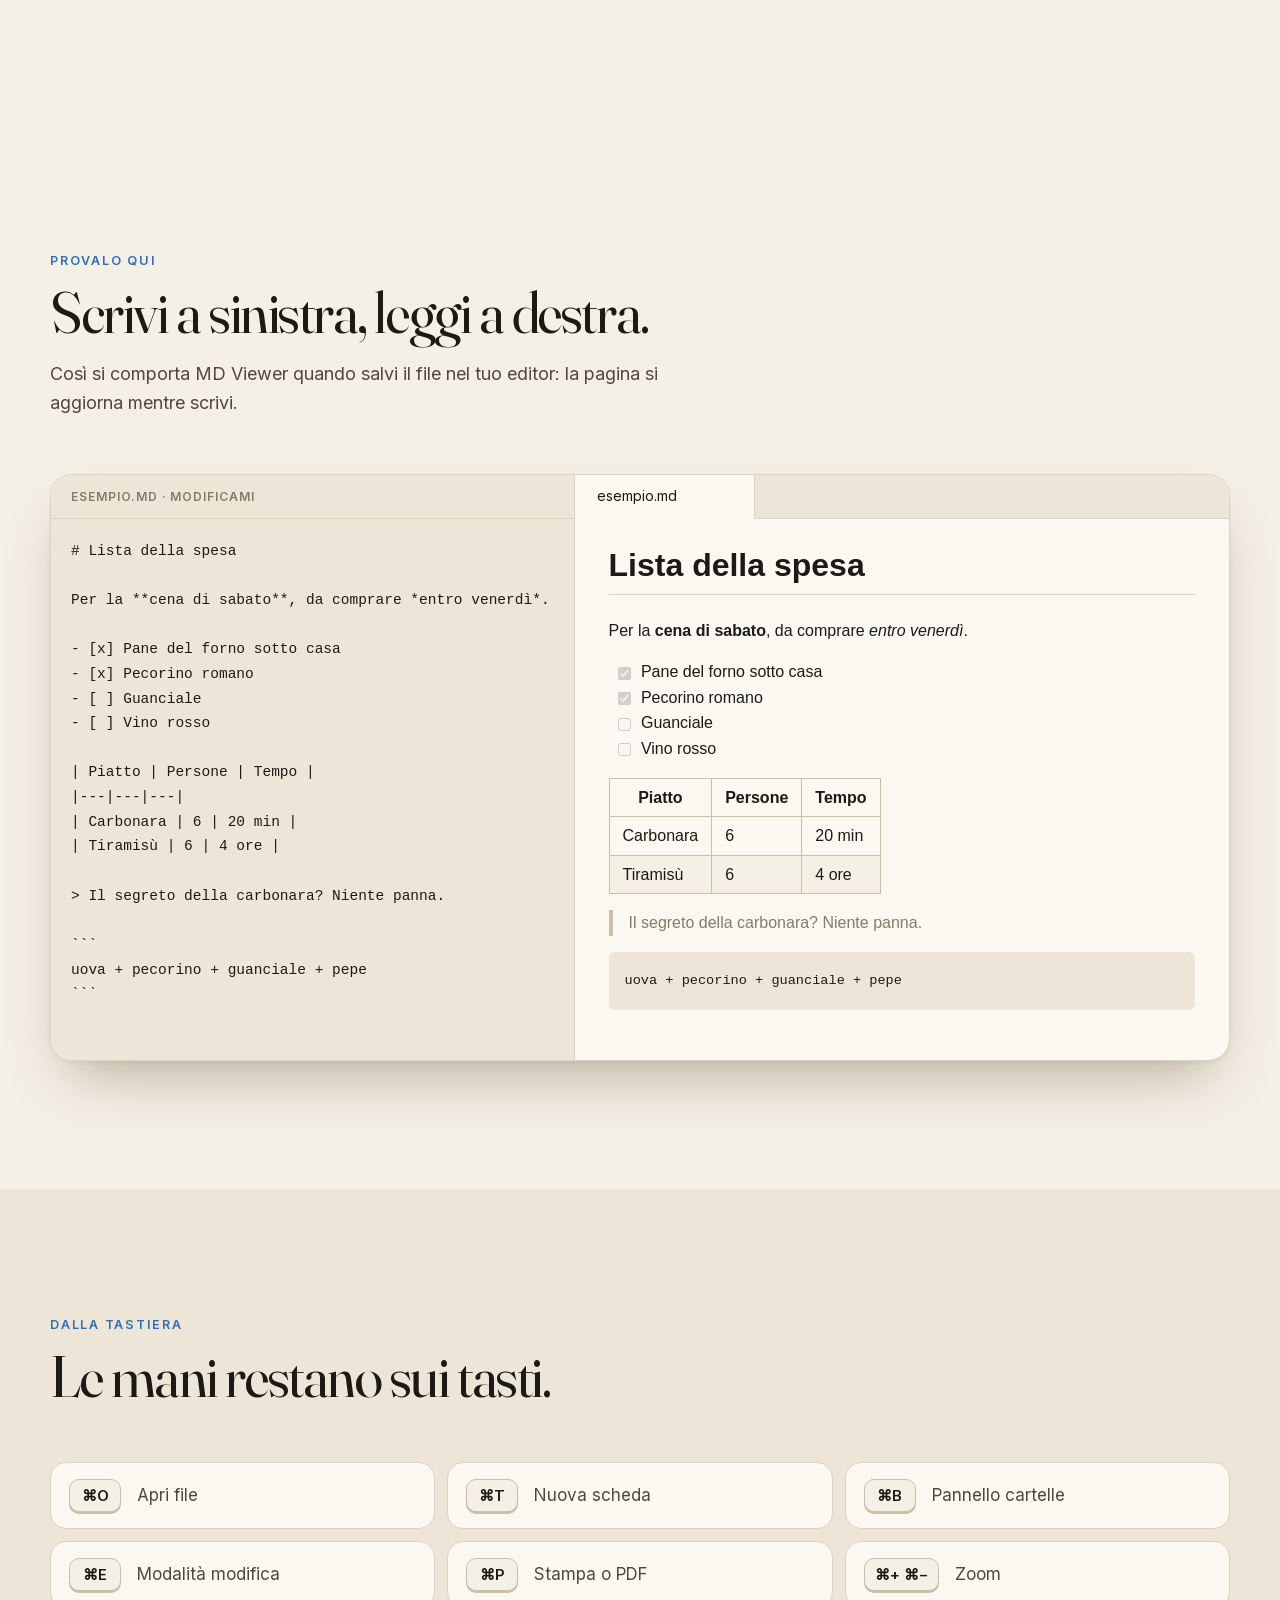
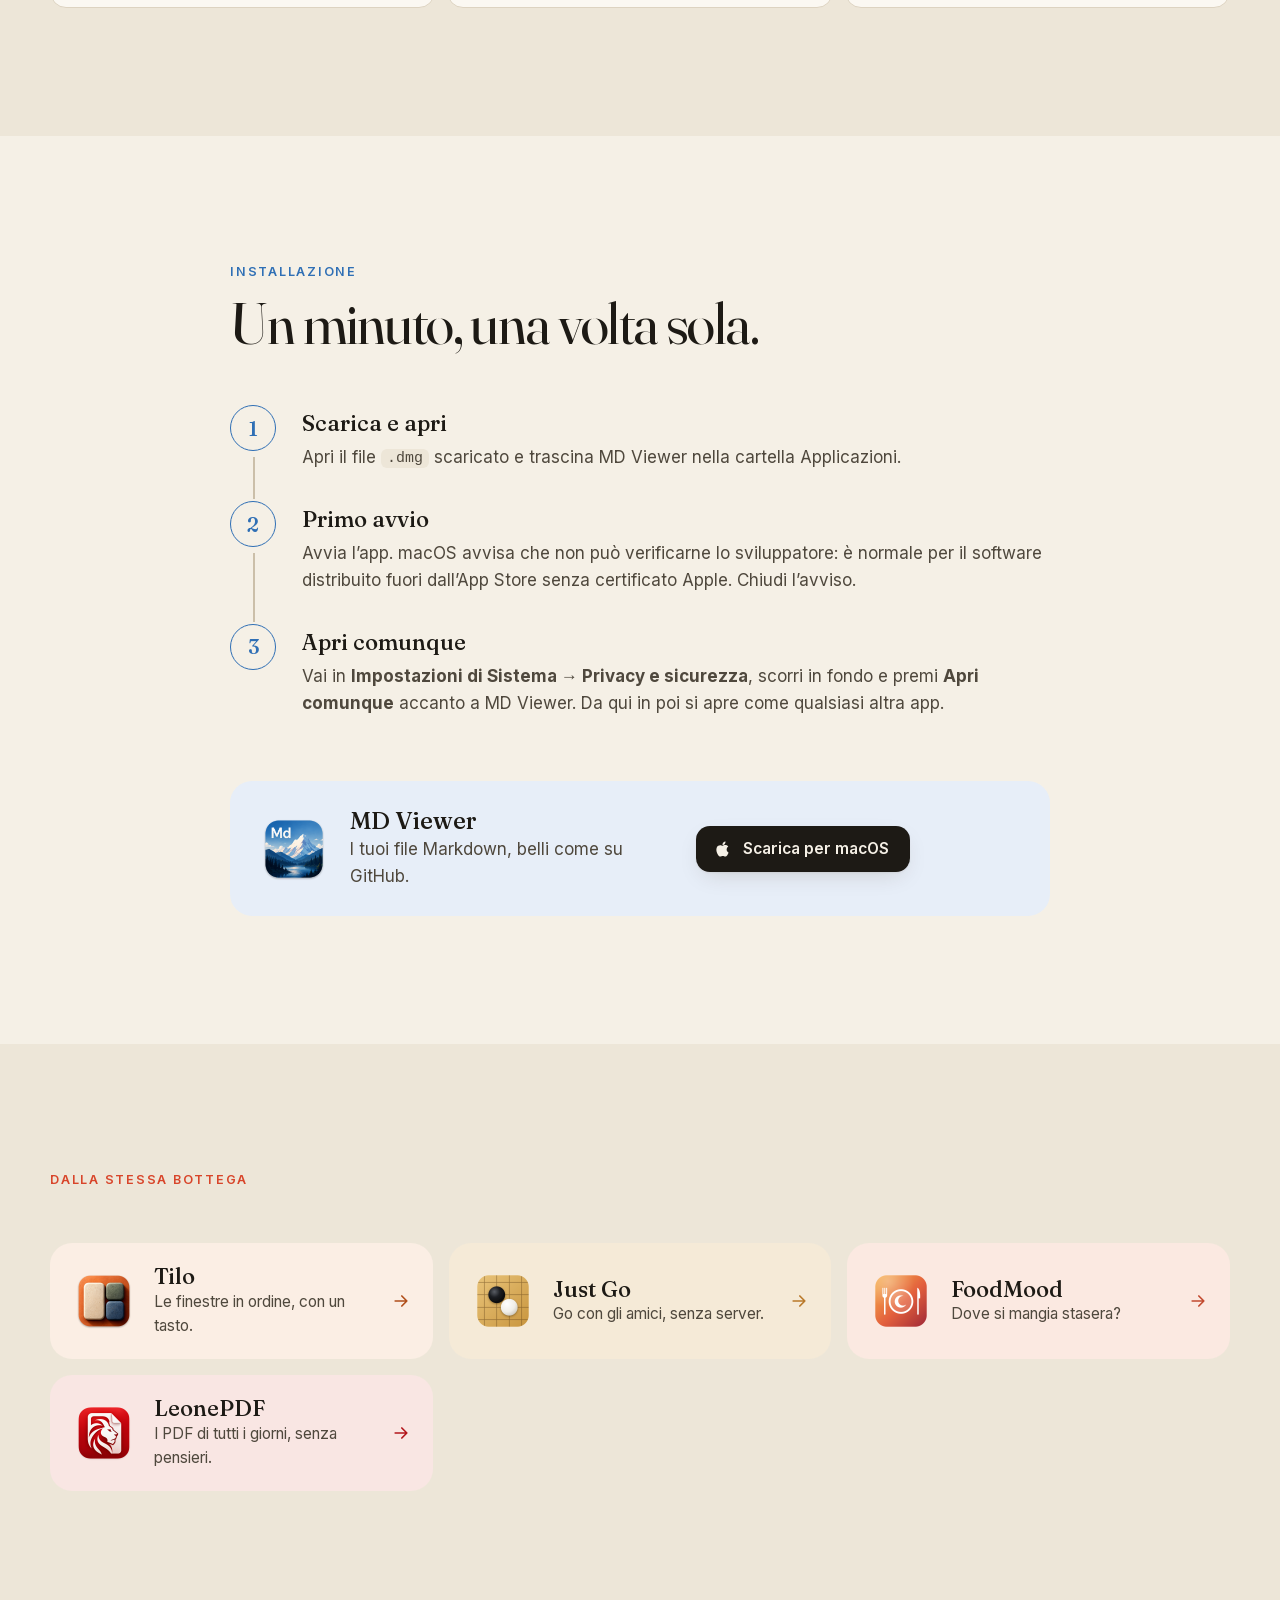
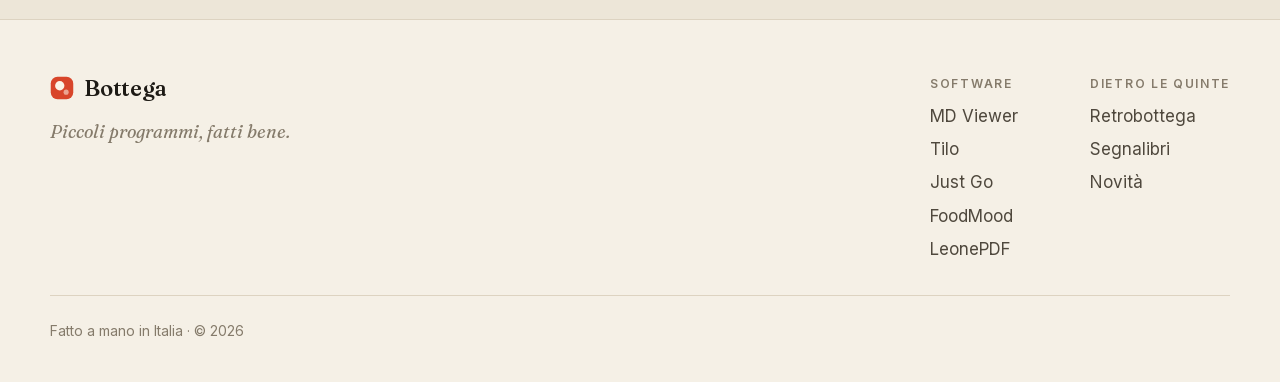
<file: md-viewer/index.html>
<!doctype html>
<html lang="it">
<head>
<meta charset="utf-8">
<meta name="viewport" content="width=device-width, initial-scale=1">
<title>MD Viewer · Bottega</title>
<meta name="description" content="I tuoi file Markdown, belli come su GitHub. Un lettore di Markdown per Mac: schede, cartelle a portata di mano, aggiornamento in tempo reale mentre scrivi in un altro editor.">
<meta property="og:title" content="MD Viewer · Bottega">
<meta property="og:description" content="I tuoi file Markdown, belli come su GitHub. Un lettore di Markdown per Mac: schede, cartelle a portata di mano, aggiornamento in tempo reale mentre scrivi in un altro editor.">
<meta property="og:type" content="website">
<meta name="theme-color" content="#f5f0e6" media="(prefers-color-scheme: light)">
<meta name="theme-color" content="#14120e" media="(prefers-color-scheme: dark)">
<link rel="icon" href="../favicon.svg" type="image/svg+xml">
<link rel="preload" href="../fonts/fraunces-normal.woff2" as="font" type="font/woff2" crossorigin>
<link rel="preload" href="../fonts/inter-normal.woff2" as="font" type="font/woff2" crossorigin>
<link rel="stylesheet" href="../css/site.css">
<script>try{var t=localStorage.getItem('theme');if(t)document.documentElement.dataset.theme=t}catch(e){}</script>

</head>
<body class="page-product">
<a class="skip" href="#main">Vai al contenuto</a>
<header class="topbar">
  <div class="wrap topbar__inner">
    <a class="brand" href="../">
<svg class="mark" width="28" height="28" viewBox="0 0 32 32" aria-hidden="true">
  <rect x="1" y="1" width="30" height="30" rx="9" fill="var(--seal)"/>
  <circle cx="13" cy="13" r="6.2" fill="var(--seal-ink)"/>
  <circle cx="21.5" cy="21.5" r="3.4" fill="var(--seal-ink)" opacity=".55"/>
</svg><span>Bottega</span></a>
    <nav class="nav" aria-label="Principale">
      <a href="../#software">Software</a>
      <a href="../retrobottega/">Retrobottega</a>
      <a href="../segnalibri/">Segnalibri</a>
      <a href="../#novita">Novità</a>
      <button class="theme-toggle" type="button" aria-label="Cambia tema" data-theme-toggle>
        <span class="only-light"><svg viewBox="0 0 24 24" aria-hidden="true"><path fill="none" stroke="currentColor" stroke-width="2" stroke-linejoin="round" d="M20 14.5A8 8 0 0 1 9.5 4 8 8 0 1 0 20 14.5z"/></svg></span><span class="only-dark"><svg viewBox="0 0 24 24" aria-hidden="true"><g fill="none" stroke="currentColor" stroke-width="2" stroke-linecap="round"><circle cx="12" cy="12" r="4"/><path d="M12 2v2m0 16v2M4.9 4.9l1.4 1.4m11.4 11.4 1.4 1.4M2 12h2m16 0h2M4.9 19.1l1.4-1.4M17.7 6.3l1.4-1.4"/></g></svg></span>
      </button>
    </nav>
  </div>
</header>
<main id="main">

<section class="phero" style="--accent:#2f6fb5;--accent-dark:#7fb0ee;--tint:#e7eef8;--tint-dark:#16202e">
  <div class="wrap phero__inner">
    <div class="phero__text">
      <a class="crumb" href="../#software">← Tutto il software</a>
      <img class="phero__icon" src="../media/md-viewer-icon.png" alt="" width="128" height="128">
      <p class="eyebrow">Strumento per Mac · Gratis</p>
      <h1 class="phero__title">MD Viewer</h1>
      <p class="phero__tagline">I tuoi file Markdown, belli come su GitHub.</p>
      <p class="phero__summary">Un lettore di Markdown per Mac: schede, cartelle a portata di mano, aggiornamento in tempo reale mentre scrivi in un altro editor.</p>
      <div class="downloads" data-downloads><a class="btn btn--primary" data-os="macos" href="../downloads/md-viewer-1.0-macos.dmg" download data-product="md-viewer">
      <svg viewBox="0 0 24 24" aria-hidden="true"><path fill="currentColor" d="M16.37 12.6c-.02-2.3 1.88-3.4 1.96-3.46-1.07-1.56-2.73-1.78-3.32-1.8-1.41-.14-2.76.83-3.48.83-.72 0-1.82-.81-3-.79-1.54.02-2.96.9-3.76 2.28-1.6 2.78-.41 6.9 1.15 9.16.76 1.1 1.67 2.34 2.86 2.3 1.15-.05 1.58-.74 2.97-.74 1.38 0 1.77.74 2.98.72 1.23-.02 2.01-1.12 2.76-2.23.87-1.28 1.23-2.52 1.25-2.58-.03-.01-2.4-.92-2.42-3.65zM14.1 5.86c.63-.77 1.06-1.83.94-2.89-.91.04-2.01.61-2.66 1.37-.58.67-1.1 1.76-.96 2.8 1.01.08 2.05-.52 2.68-1.28z"/></svg><span>Scarica per macOS<small>4,3 MB · versione 1.0</small></span></a><span class="btn btn--ghost btn--soon" data-os="windows"><svg viewBox="0 0 24 24" aria-hidden="true"><path fill="currentColor" d="M3 5.5 10.4 4.5v7H3zm8.3-1.1L21 3v8.5h-9.7zM3 12.4h7.4v7.1L3 18.5zm8.3 0H21V21l-9.7-1.4z"/></svg><span>Windows<small>in arrivo</small></span></span></div>
      <p class="phero__meta">macOS 13 o successivo</p>
      <p class="phero__other" data-other-os hidden>Stai visitando da un sistema diverso dal Mac: la versione per Windows è in arrivo.</p>
    </div>
    <div class="phero__visual">
<figure class="window window--titlebar">
  <div class="window__bar"><span class="lights"><i></i><i></i><i></i></span><span class="window__title">MD Viewer</span></div>
  <img class="only-light" src="../media/md-viewer-light.jpg" alt="MD Viewer con un diario di viaggio aperto: tabella, lista di cose da fare, citazione e codice" fetchpriority="high" decoding="async"><img class="only-dark" src="../media/md-viewer-dark.jpg" alt="MD Viewer con un diario di viaggio aperto: tabella, lista di cose da fare, citazione e codice" fetchpriority="high" decoding="async">
</figure></div>
  </div>
</section>

<section class="section" style="--accent:#2f6fb5;--accent-dark:#7fb0ee;--tint:#e7eef8;--tint-dark:#16202e">
  <div class="wrap">
    <header class="section__head reveal">
      <p class="eyebrow">Cosa fa</p>
      <h2 class="section__title">Pensato per l’uso di tutti i giorni.</h2>
    </header>
    <ul class="features">
      <li class="feature reveal" style="--d:0"><h3>Resa in stile GitHub</h3><p>Tabelle, liste di cose da fare, blocchi di codice, citazioni, HTML in linea. Gli indici scritti per GitHub funzionano anche qui.</p></li><li class="feature reveal" style="--d:1"><h3>Si aggiorna da solo</h3><p>Salvi il file nel tuo editor e la pagina cambia sotto i tuoi occhi, senza perdere il punto in cui stavi leggendo.</p></li><li class="feature reveal" style="--d:2"><h3>Schede e cartelle</h3><p>Più documenti aperti insieme e un pannello delle cartelle in stile VS Code che mostra solo quello che conta: i tuoi .md.</p></li><li class="feature reveal" style="--d:0"><h3>Riordina trascinando</h3><p>Con la modalità modifica sposti voci, sezioni e blocchi con il mouse. Nel file cambiano solo le righe toccate.</p></li><li class="feature reveal" style="--d:1"><h3>Riprende da dove eri</h3><p>Riaprendo l’app ritrovi schede, punto di lettura, cartelle e zoom esattamente come li avevi lasciati.</p></li><li class="feature reveal" style="--d:2"><h3>Rispettoso</h3><p>Non diventa l’app predefinita dei .md e non tocca l’anteprima del Finder. Lavora offline, nessun dato esce dal tuo Mac.</p></li>
    </ul>
  </div>
</section>

<div style="--accent:#2f6fb5;--accent-dark:#7fb0ee;--tint:#e7eef8;--tint-dark:#16202e">
<section class="section demo" id="prova">
  <div class="wrap">
    <header class="section__head reveal">
      <p class="eyebrow">Provalo qui</p>
      <h2 class="section__title">Scrivi a sinistra, leggi a destra.</h2>
      <p class="section__lead">Così si comporta MD Viewer quando salvi il file nel tuo editor: la pagina si aggiorna mentre scrivi.</p>
    </header>
    <div class="md-demo reveal" data-md-demo>
      <div class="md-demo__source">
        <div class="md-demo__label">esempio.md · modificami</div>
        <textarea spellcheck="false" aria-label="Testo Markdown da modificare"># Lista della spesa

Per la **cena di sabato**, da comprare *entro venerdì*.

- [x] Pane del forno sotto casa
- [x] Pecorino romano
- [ ] Guanciale
- [ ] Vino rosso

| Piatto | Persone | Tempo |
|---|---|---|
| Carbonara | 6 | 20 min |
| Tiramisù | 6 | 4 ore |

> Il segreto della carbonara? Niente panna.

```
uova + pecorino + guanciale + pepe
```
</textarea>
      </div>
      <div class="md-demo__view">
        <div class="md-demo__tabs"><span class="md-demo__tab">esempio.md</span></div>
        <article class="md-render" data-md-output aria-live="polite"></article>
      </div>
    </div>
  </div>
</section></div>


<section class="section section--quiet" style="--accent:#2f6fb5;--accent-dark:#7fb0ee;--tint:#e7eef8;--tint-dark:#16202e">
  <div class="wrap">
    <header class="section__head reveal">
      <p class="eyebrow">Dalla tastiera</p>
      <h2 class="section__title">Le mani restano sui tasti.</h2>
    </header>
    <ul class="keys reveal">
      <li><kbd>⌘O</kbd><span>Apri file</span></li><li><kbd>⌘T</kbd><span>Nuova scheda</span></li><li><kbd>⌘B</kbd><span>Pannello cartelle</span></li><li><kbd>⌘E</kbd><span>Modalità modifica</span></li><li><kbd>⌘P</kbd><span>Stampa o PDF</span></li><li><kbd>⌘+ ⌘−</kbd><span>Zoom</span></li>
    </ul>
  </div>
</section>

<section class="section" id="installazione" style="--accent:#2f6fb5;--accent-dark:#7fb0ee;--tint:#e7eef8;--tint-dark:#16202e">
  <div class="wrap wrap--narrow">
    <header class="section__head reveal">
      <p class="eyebrow">Installazione</p>
      <h2 class="section__title">Un minuto, una volta sola.</h2>
    </header>
    <ol class="steps"><li class="reveal"><h3>Scarica e apri</h3><p>Apri il file <code>.dmg</code> scaricato e trascina MD Viewer nella cartella Applicazioni.</p></li><li class="reveal"><h3>Primo avvio</h3><p>Avvia l’app. macOS avvisa che non può verificarne lo sviluppatore: è normale per il software distribuito fuori dall’App Store senza certificato Apple. Chiudi l’avviso.</p></li><li class="reveal"><h3>Apri comunque</h3><p>Vai in <strong>Impostazioni di Sistema → Privacy e sicurezza</strong>, scorri in fondo e premi <strong>Apri comunque</strong> accanto a MD Viewer. Da qui in poi si apre come qualsiasi altra app.</p></li></ol>
    <div class="final-cta reveal">
      <img src="../media/md-viewer-icon.png" alt="" width="72" height="72" loading="lazy">
      <div><h3>MD Viewer</h3><p>I tuoi file Markdown, belli come su GitHub.</p></div>
      <div class="downloads" data-downloads><a class="btn btn--primary" data-os="macos" href="../downloads/md-viewer-1.0-macos.dmg" download data-product="md-viewer">
      <svg viewBox="0 0 24 24" aria-hidden="true"><path fill="currentColor" d="M16.37 12.6c-.02-2.3 1.88-3.4 1.96-3.46-1.07-1.56-2.73-1.78-3.32-1.8-1.41-.14-2.76.83-3.48.83-.72 0-1.82-.81-3-.79-1.54.02-2.96.9-3.76 2.28-1.6 2.78-.41 6.9 1.15 9.16.76 1.1 1.67 2.34 2.86 2.3 1.15-.05 1.58-.74 2.97-.74 1.38 0 1.77.74 2.98.72 1.23-.02 2.01-1.12 2.76-2.23.87-1.28 1.23-2.52 1.25-2.58-.03-.01-2.4-.92-2.42-3.65zM14.1 5.86c.63-.77 1.06-1.83.94-2.89-.91.04-2.01.61-2.66 1.37-.58.67-1.1 1.76-.96 2.8 1.01.08 2.05-.52 2.68-1.28z"/></svg><span>Scarica per macOS</span></a></div>
    </div>
  </div>
</section>

<section class="section section--quiet">
  <div class="wrap">
    <header class="section__head reveal"><p class="eyebrow">Dalla stessa bottega</p></header>
    <div class="more">
      <a class="more__item reveal" href="../tilo/" style="--accent:#b04e1a;--accent-dark:#f39a62;--tint:#fbeee4;--tint-dark:#2a1a10">
        <img src="../media/tilo-icon.png" alt="" width="64" height="64" loading="lazy">
        <span><strong>Tilo</strong><span>Le finestre in ordine, con un tasto.</span></span><svg viewBox="0 0 24 24" aria-hidden="true"><path fill="none" stroke="currentColor" stroke-width="2" stroke-linecap="round" stroke-linejoin="round" d="M5 12h14m-6-6 6 6-6 6"/></svg></a><a class="more__item reveal" href="../just-go/" style="--accent:#b9792a;--accent-dark:#e2b066;--tint:#f5ead7;--tint-dark:#231a0e">
        <img src="../media/just-go-icon.png" alt="" width="64" height="64" loading="lazy">
        <span><strong>Just Go</strong><span>Go con gli amici, senza server.</span></span><svg viewBox="0 0 24 24" aria-hidden="true"><path fill="none" stroke="currentColor" stroke-width="2" stroke-linecap="round" stroke-linejoin="round" d="M5 12h14m-6-6 6 6-6 6"/></svg></a><a class="more__item reveal" href="../foodmood/" style="--accent:#c24a2f;--accent-dark:#f2704f;--tint:#fbe9e1;--tint-dark:#2a1611">
        <img src="../media/foodmood-icon.png" alt="" width="64" height="64" loading="lazy">
        <span><strong>FoodMood</strong><span>Dove si mangia stasera?</span></span><svg viewBox="0 0 24 24" aria-hidden="true"><path fill="none" stroke="currentColor" stroke-width="2" stroke-linecap="round" stroke-linejoin="round" d="M5 12h14m-6-6 6 6-6 6"/></svg></a><a class="more__item reveal" href="../leonepdf/" style="--accent:#b3161c;--accent-dark:#ff7d73;--tint:#f9e6e3;--tint-dark:#2a1212">
        <img src="../media/leonepdf-icon.png" alt="" width="64" height="64" loading="lazy">
        <span><strong>LeonePDF</strong><span>I PDF di tutti i giorni, senza pensieri.</span></span><svg viewBox="0 0 24 24" aria-hidden="true"><path fill="none" stroke="currentColor" stroke-width="2" stroke-linecap="round" stroke-linejoin="round" d="M5 12h14m-6-6 6 6-6 6"/></svg></a>
    </div>
  </div>
</section>
</main>
<footer class="footer">
  <div class="wrap footer__inner">
    <div class="footer__brand">
      <a class="brand" href="../">
<svg class="mark" width="24" height="24" viewBox="0 0 32 32" aria-hidden="true">
  <rect x="1" y="1" width="30" height="30" rx="9" fill="var(--seal)"/>
  <circle cx="13" cy="13" r="6.2" fill="var(--seal-ink)"/>
  <circle cx="21.5" cy="21.5" r="3.4" fill="var(--seal-ink)" opacity=".55"/>
</svg><span>Bottega</span></a>
      <p>Piccoli programmi, fatti bene.</p>
    </div>
    <nav class="footer__nav" aria-label="Software">
      <h2>Software</h2>
      <a href="../md-viewer/">MD Viewer</a><a href="../tilo/">Tilo</a><a href="../just-go/">Just Go</a><a href="../foodmood/">FoodMood</a><a href="../leonepdf/">LeonePDF</a>
    </nav>
    <nav class="footer__nav" aria-label="Altro">
      <h2>Dietro le quinte</h2>
      <a href="../retrobottega/">Retrobottega</a>
      <a href="../segnalibri/">Segnalibri</a>
      <a href="../#novita">Novità</a>
    </nav>
    <p class="footer__note">Fatto a mano in Italia · © 2026</p>
  </div>
</footer>
<script src="../js/site.js" defer></script>
<script src="../vendor/marked.min.js" defer></script>
<script src="../js/md-demo.js" defer></script>
</body>
</html>
</file>
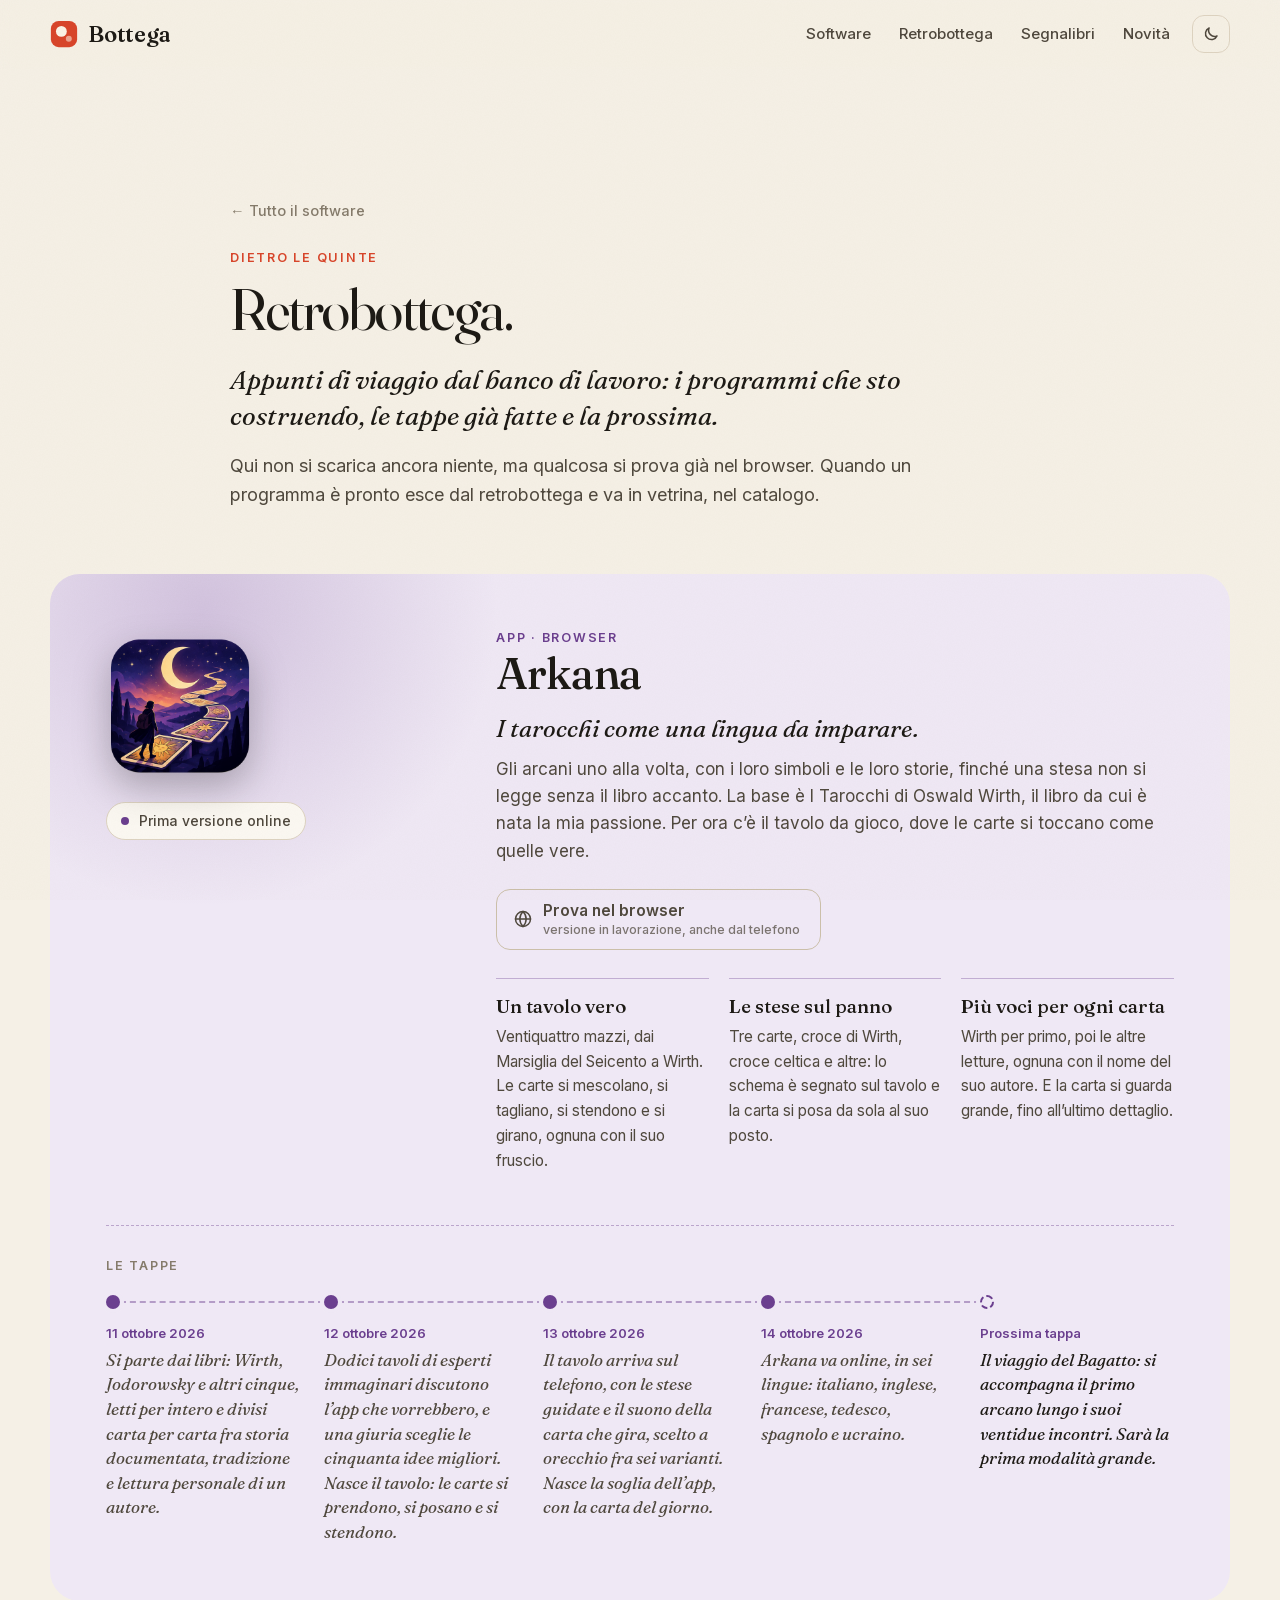
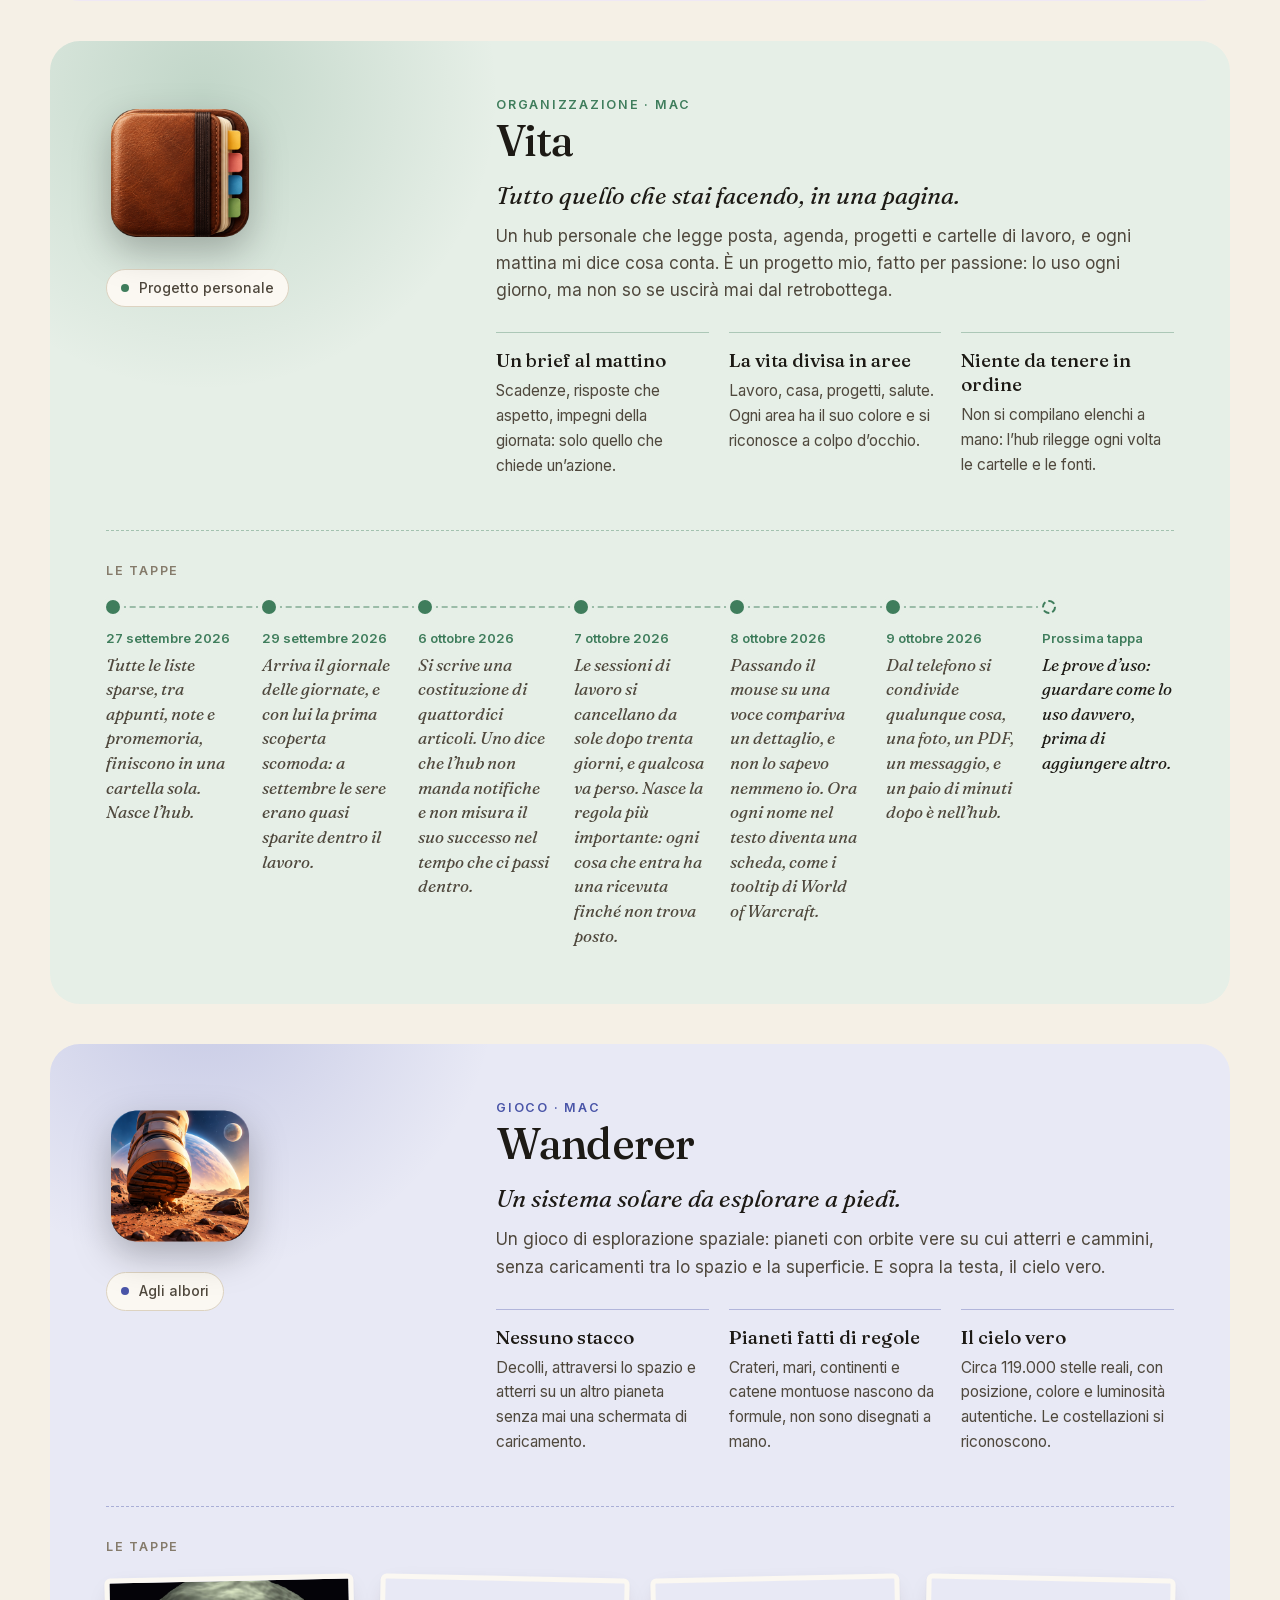
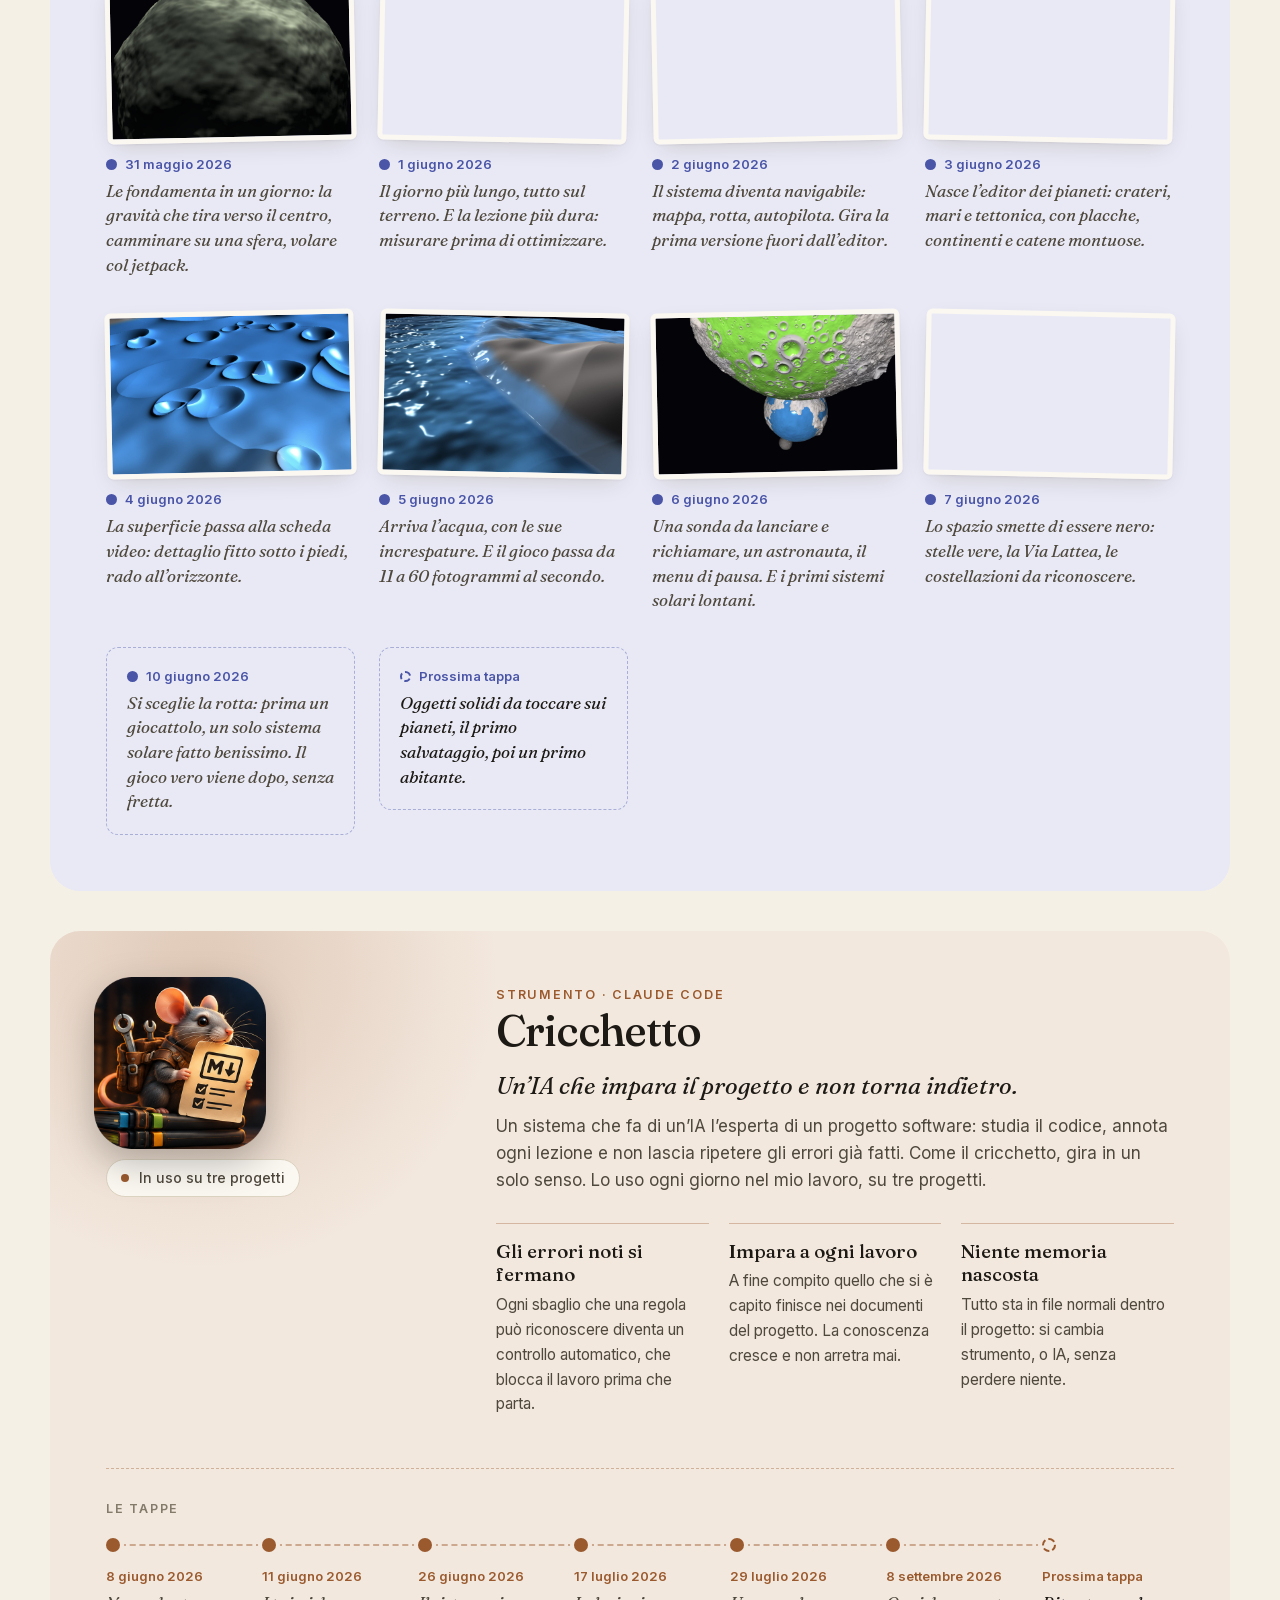
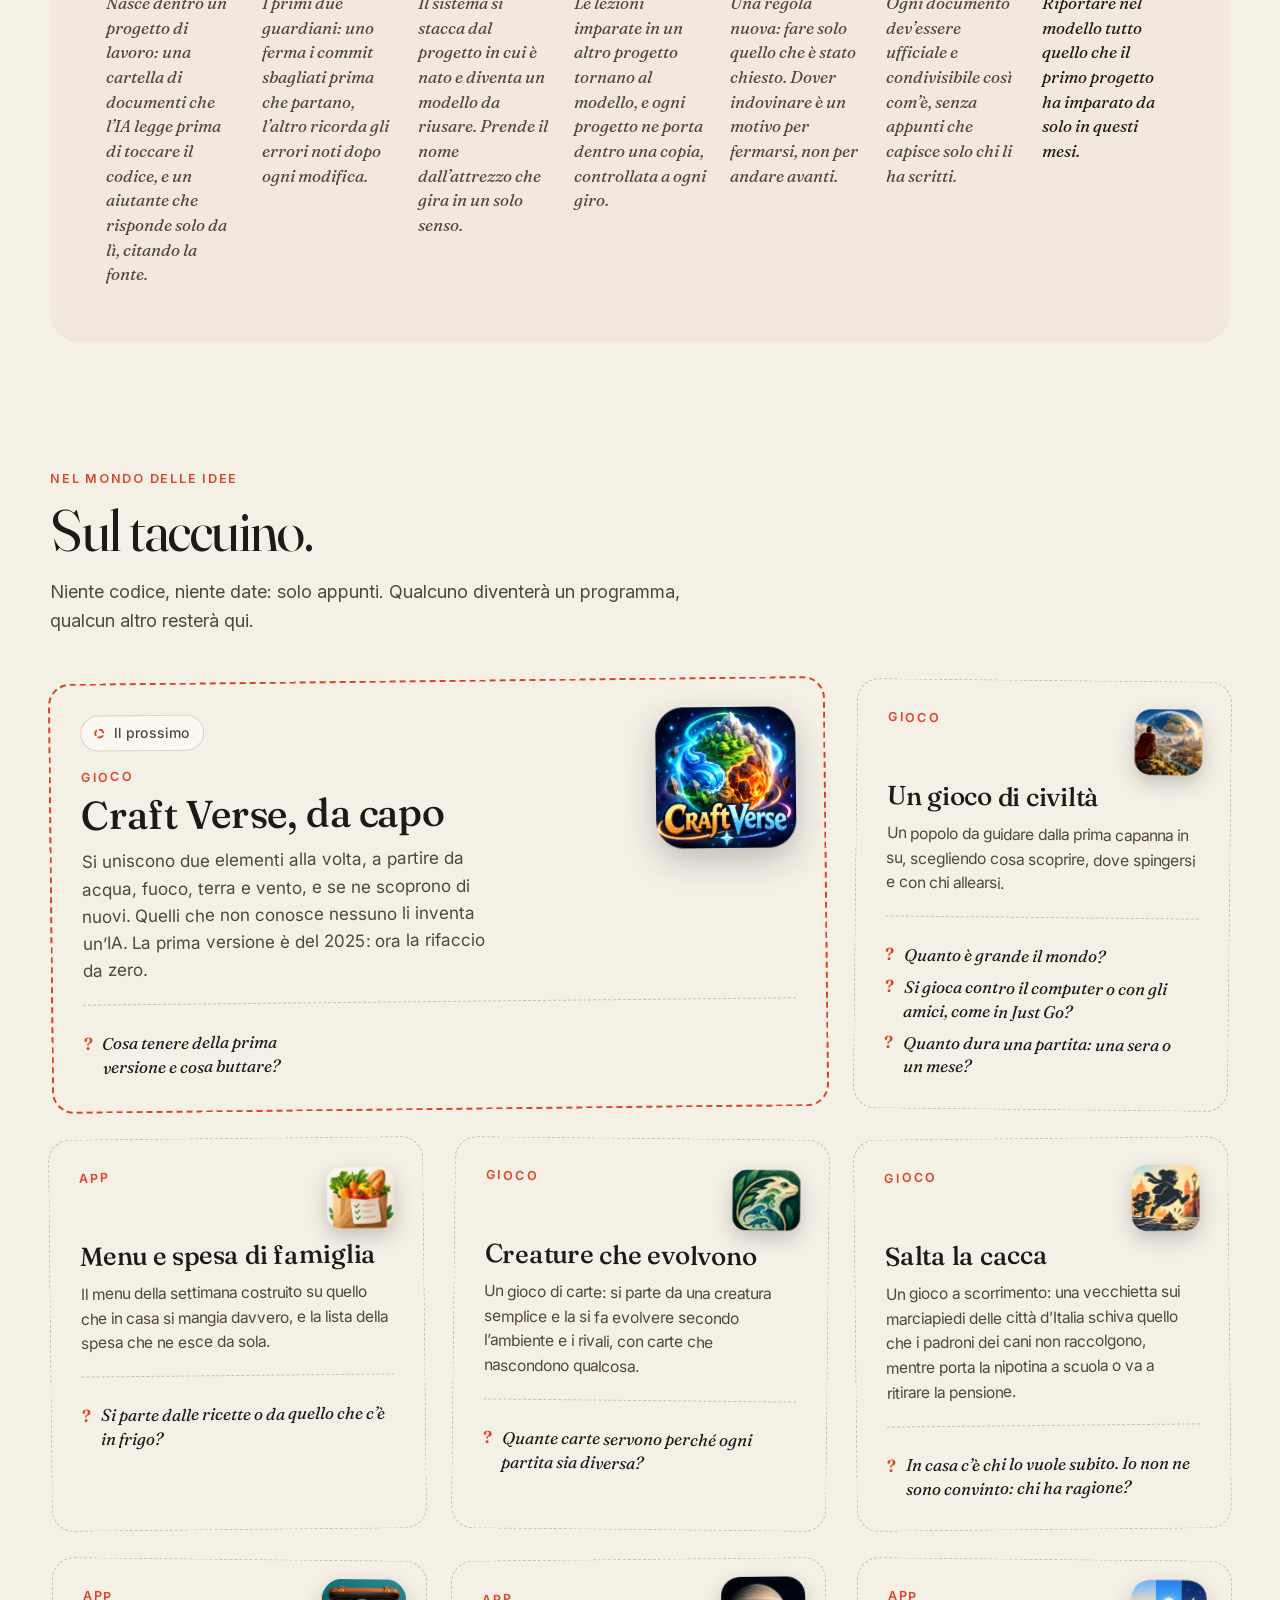
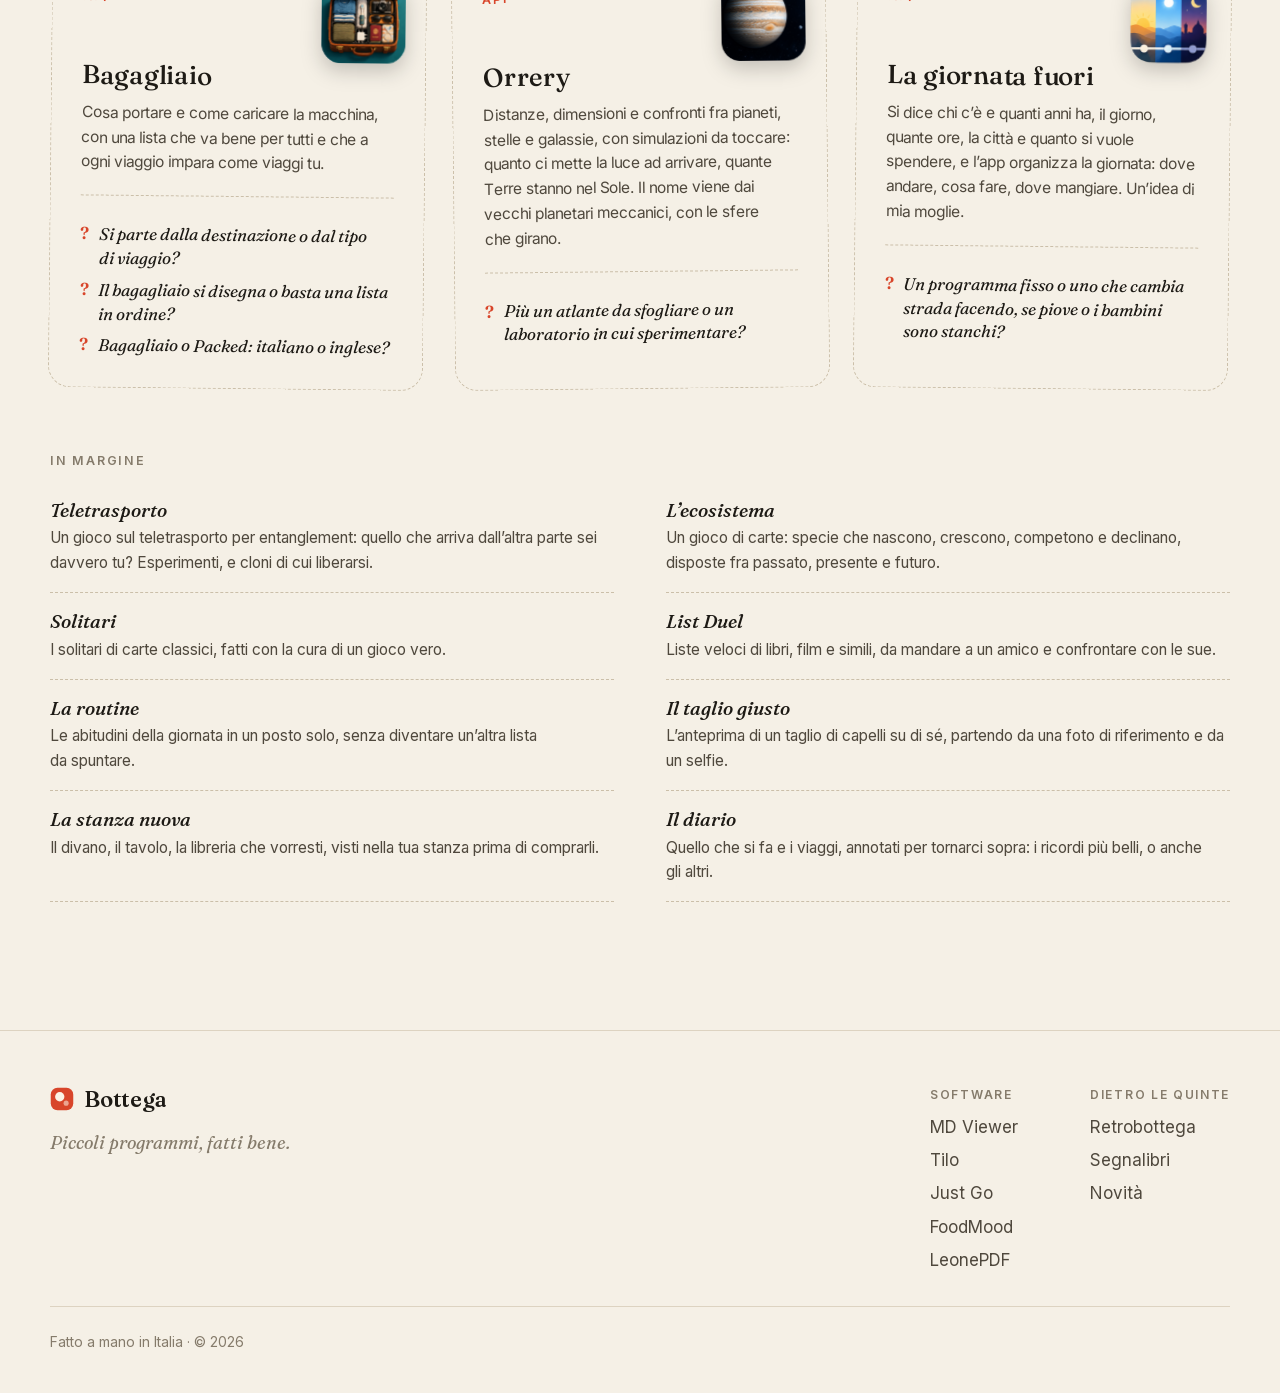
<file: retrobottega/index.html>
<!doctype html>
<html lang="it">
<head>
<meta charset="utf-8">
<meta name="viewport" content="width=device-width, initial-scale=1">
<title>Retrobottega · Bottega</title>
<meta name="description" content="Dietro le quinte: i programmi in lavorazione e le loro tappe. Arkana, Vita, Wanderer, Cricchetto, e le idee sul taccuino.">
<meta property="og:title" content="Retrobottega · Bottega">
<meta property="og:description" content="Dietro le quinte: i programmi in lavorazione e le loro tappe. Arkana, Vita, Wanderer, Cricchetto, e le idee sul taccuino.">
<meta property="og:type" content="website">
<meta name="theme-color" content="#f5f0e6" media="(prefers-color-scheme: light)">
<meta name="theme-color" content="#14120e" media="(prefers-color-scheme: dark)">
<link rel="icon" href="../favicon.svg" type="image/svg+xml">
<link rel="preload" href="../fonts/fraunces-normal.woff2" as="font" type="font/woff2" crossorigin>
<link rel="preload" href="../fonts/inter-normal.woff2" as="font" type="font/woff2" crossorigin>
<link rel="stylesheet" href="../css/site.css">
<script>try{var t=localStorage.getItem('theme');if(t)document.documentElement.dataset.theme=t}catch(e){}</script>

</head>
<body class="page-notebook">
<a class="skip" href="#main">Vai al contenuto</a>
<header class="topbar">
  <div class="wrap topbar__inner">
    <a class="brand" href="../">
<svg class="mark" width="28" height="28" viewBox="0 0 32 32" aria-hidden="true">
  <rect x="1" y="1" width="30" height="30" rx="9" fill="var(--seal)"/>
  <circle cx="13" cy="13" r="6.2" fill="var(--seal-ink)"/>
  <circle cx="21.5" cy="21.5" r="3.4" fill="var(--seal-ink)" opacity=".55"/>
</svg><span>Bottega</span></a>
    <nav class="nav" aria-label="Principale">
      <a href="../#software">Software</a>
      <a href="../retrobottega/">Retrobottega</a>
      <a href="../segnalibri/">Segnalibri</a>
      <a href="../#novita">Novità</a>
      <button class="theme-toggle" type="button" aria-label="Cambia tema" data-theme-toggle>
        <span class="only-light"><svg viewBox="0 0 24 24" aria-hidden="true"><path fill="none" stroke="currentColor" stroke-width="2" stroke-linejoin="round" d="M20 14.5A8 8 0 0 1 9.5 4 8 8 0 1 0 20 14.5z"/></svg></span><span class="only-dark"><svg viewBox="0 0 24 24" aria-hidden="true"><g fill="none" stroke="currentColor" stroke-width="2" stroke-linecap="round"><circle cx="12" cy="12" r="4"/><path d="M12 2v2m0 16v2M4.9 4.9l1.4 1.4m11.4 11.4 1.4 1.4M2 12h2m16 0h2M4.9 19.1l1.4-1.4M17.7 6.3l1.4-1.4"/></g></svg></span>
      </button>
    </nav>
  </div>
</header>
<main id="main">

<section class="section page-head">
  <div class="wrap wrap--narrow">
    <a class="crumb" href="../#software">← Tutto il software</a>
    <p class="eyebrow">Dietro le quinte</p>
    <h1 class="section__title">Retrobottega.</h1>
    <p class="page-head__lead">Appunti di viaggio dal banco di lavoro: i programmi che sto costruendo, le tappe già fatte e la prossima.</p>
    <p class="section__lead">Qui non si scarica ancora niente, ma qualcosa si prova già nel browser. Quando un programma è pronto esce dal retrobottega e va in vetrina, nel catalogo.</p>
  </div>
</section>

<section class="section page-body">
  <div class="wrap">
    <div class="cards">
  <article class="wip reveal" id="arkana" style="--accent:#6b3f8f;--accent-dark:#c3a0e6;--tint:#efe8f5;--tint-dark:#1b1424;--i:0">
    <div class="wip__badge">
      <img class="wip__icon" src="../media/tarocchi-icon.png" alt="" width="512" height="512" loading="lazy" decoding="async">
      <p class="wip__stage"><span class="dot"></span>Prima versione online</p>
    </div>
    <div class="wip__text">
      <p class="eyebrow">App · Browser</p>
      <h2 class="wip__name">Arkana</h2>
      <p class="card__tagline">I tarocchi come una lingua da imparare.</p>
      <p class="card__summary">Gli arcani uno alla volta, con i loro simboli e le loro storie, finché una stesa non si legge senza il libro accanto. La base è I Tarocchi di Oswald Wirth, il libro da cui è nata la mia passione. Per ora c’è il tavolo da gioco, dove le carte si toccano come quelle vere.</p>
      <div class="downloads wip__try"><a class="btn btn--ghost" href="https://dudelab.github.io/arkana-tavolo/" target="_blank" rel="noopener" data-web><svg viewBox="0 0 24 24" aria-hidden="true"><g fill="none" stroke="currentColor" stroke-width="1.8" stroke-linecap="round"><circle cx="12" cy="12" r="9"/><path d="M3 12h18M12 3c2.5 2.6 3.8 5.6 3.8 9s-1.3 6.4-3.8 9c-2.5-2.6-3.8-5.6-3.8-9S9.5 5.6 12 3z"/></g></svg><span>Prova nel browser<small>versione in lavorazione, anche dal telefono</small></span></a></div>
      <ul class="wip__points">
        <li><h3>Un tavolo vero</h3><p>Ventiquattro mazzi, dai Marsiglia del Seicento a Wirth. Le carte si mescolano, si tagliano, si stendono e si girano, ognuna con il suo fruscio.</p></li><li><h3>Le stese sul panno</h3><p>Tre carte, croce di Wirth, croce celtica e altre: lo schema è segnato sul tavolo e la carta si posa da sola al suo posto.</p></li><li><h3>Più voci per ogni carta</h3><p>Wirth per primo, poi le altre letture, ognuna con il nome del suo autore. E la carta si guarda grande, fino all’ultimo dettaglio.</p></li>
      </ul>
    </div>
    <div class="route">
      <h3 class="route__title">Le tappe</h3>
      <ol class="route__stops">
        <li class="route__stop"><time class="route__date" datetime="2026-10-11">11 ottobre 2026</time><p>Si parte dai libri: Wirth, Jodorowsky e altri cinque, letti per intero e divisi carta per carta fra storia documentata, tradizione e lettura personale di un autore.</p></li><li class="route__stop"><time class="route__date" datetime="2026-10-12">12 ottobre 2026</time><p>Dodici tavoli di esperti immaginari discutono l’app che vorrebbero, e una giuria sceglie le cinquanta idee migliori. Nasce il tavolo: le carte si prendono, si posano e si stendono.</p></li><li class="route__stop"><time class="route__date" datetime="2026-10-13">13 ottobre 2026</time><p>Il tavolo arriva sul telefono, con le stese guidate e il suono della carta che gira, scelto a orecchio fra sei varianti. Nasce la soglia dell’app, con la carta del giorno.</p></li><li class="route__stop"><time class="route__date" datetime="2026-10-14">14 ottobre 2026</time><p>Arkana va online, in sei lingue: italiano, inglese, francese, tedesco, spagnolo e ucraino.</p></li><li class="route__stop route__stop--next"><span class="route__date">Prossima tappa</span><p>Il viaggio del Bagatto: si accompagna il primo arcano lungo i suoi ventidue incontri. Sarà la prima modalità grande.</p></li>
      </ol>
    </div>
  </article>
  <article class="wip reveal" id="vita" style="--accent:#3f7d5c;--accent-dark:#8cc7a3;--tint:#e6efe7;--tint-dark:#121e17;--i:1">
    <div class="wip__badge">
      <img class="wip__icon" src="../media/vita-icon.png" alt="" width="512" height="512" loading="lazy" decoding="async">
      <p class="wip__stage"><span class="dot"></span>Progetto personale</p>
    </div>
    <div class="wip__text">
      <p class="eyebrow">Organizzazione · Mac</p>
      <h2 class="wip__name">Vita</h2>
      <p class="card__tagline">Tutto quello che stai facendo, in una pagina.</p>
      <p class="card__summary">Un hub personale che legge posta, agenda, progetti e cartelle di lavoro, e ogni mattina mi dice cosa conta. È un progetto mio, fatto per passione: lo uso ogni giorno, ma non so se uscirà mai dal retrobottega.</p>
      
      <ul class="wip__points">
        <li><h3>Un brief al mattino</h3><p>Scadenze, risposte che aspetto, impegni della giornata: solo quello che chiede un’azione.</p></li><li><h3>La vita divisa in aree</h3><p>Lavoro, casa, progetti, salute. Ogni area ha il suo colore e si riconosce a colpo d’occhio.</p></li><li><h3>Niente da tenere in ordine</h3><p>Non si compilano elenchi a mano: l’hub rilegge ogni volta le cartelle e le fonti.</p></li>
      </ul>
    </div>
    <div class="route">
      <h3 class="route__title">Le tappe</h3>
      <ol class="route__stops">
        <li class="route__stop"><time class="route__date" datetime="2026-09-27">27 settembre 2026</time><p>Tutte le liste sparse, tra appunti, note e promemoria, finiscono in una cartella sola. Nasce l’hub.</p></li><li class="route__stop"><time class="route__date" datetime="2026-09-29">29 settembre 2026</time><p>Arriva il giornale delle giornate, e con lui la prima scoperta scomoda: a settembre le sere erano quasi sparite dentro il lavoro.</p></li><li class="route__stop"><time class="route__date" datetime="2026-10-06">6 ottobre 2026</time><p>Si scrive una costituzione di quattordici articoli. Uno dice che l’hub non manda notifiche e non misura il suo successo nel tempo che ci passi dentro.</p></li><li class="route__stop"><time class="route__date" datetime="2026-10-07">7 ottobre 2026</time><p>Le sessioni di lavoro si cancellano da sole dopo trenta giorni, e qualcosa va perso. Nasce la regola più importante: ogni cosa che entra ha una ricevuta finché non trova posto.</p></li><li class="route__stop"><time class="route__date" datetime="2026-10-08">8 ottobre 2026</time><p>Passando il mouse su una voce compariva un dettaglio, e non lo sapevo nemmeno io. Ora ogni nome nel testo diventa una scheda, come i tooltip di World of Warcraft.</p></li><li class="route__stop"><time class="route__date" datetime="2026-10-09">9 ottobre 2026</time><p>Dal telefono si condivide qualunque cosa, una foto, un PDF, un messaggio, e un paio di minuti dopo è nell’hub.</p></li><li class="route__stop route__stop--next"><span class="route__date">Prossima tappa</span><p>Le prove d’uso: guardare come lo uso davvero, prima di aggiungere altro.</p></li>
      </ol>
    </div>
  </article>
  <article class="wip reveal" id="wanderer" style="--accent:#4a55a8;--accent-dark:#a3acf2;--tint:#e8e9f5;--tint-dark:#14162a;--i:2">
    <div class="wip__badge">
      <img class="wip__icon" src="../media/wanderer-icon.png" alt="" width="512" height="512" loading="lazy" decoding="async">
      <p class="wip__stage"><span class="dot"></span>Agli albori</p>
    </div>
    <div class="wip__text">
      <p class="eyebrow">Gioco · Mac</p>
      <h2 class="wip__name">Wanderer</h2>
      <p class="card__tagline">Un sistema solare da esplorare a piedi.</p>
      <p class="card__summary">Un gioco di esplorazione spaziale: pianeti con orbite vere su cui atterri e cammini, senza caricamenti tra lo spazio e la superficie. E sopra la testa, il cielo vero.</p>
      
      <ul class="wip__points">
        <li><h3>Nessuno stacco</h3><p>Decolli, attraversi lo spazio e atterri su un altro pianeta senza mai una schermata di caricamento.</p></li><li><h3>Pianeti fatti di regole</h3><p>Crateri, mari, continenti e catene montuose nascono da formule, non sono disegnati a mano.</p></li><li><h3>Il cielo vero</h3><p>Circa 119.000 stelle reali, con posizione, colore e luminosità autentiche. Le costellazioni si riconoscono.</p></li>
      </ul>
    </div>
    <div class="route route--photos">
      <h3 class="route__title">Le tappe</h3>
      <ol class="route__stops">
        <li class="route__stop route__stop--shot"><img class="route__shot" src="../media/wanderer-origine.jpg" alt="Un pianeta roccioso verdastro sospeso nel buio" width="1500" height="1000" loading="lazy" decoding="async" style="--tilt:-1.2deg"><time class="route__date" datetime="2026-05-31">31 maggio 2026</time><p>Le fondamenta in un giorno: la gravità che tira verso il centro, camminare su una sfera, volare col jetpack.</p></li><li class="route__stop route__stop--shot"><img class="route__shot" src="../media/wanderer-superficie.jpg" alt="Dune di sabbia dorata fino all’orizzonte" width="1500" height="1000" loading="lazy" decoding="async" style="--tilt:1.2deg"><time class="route__date" datetime="2026-06-01">1 giugno 2026</time><p>Il giorno più lungo, tutto sul terreno. E la lezione più dura: misurare prima di ottimizzare.</p></li><li class="route__stop route__stop--shot"><img class="route__shot" src="../media/wanderer-viaggio.jpg" alt="Un asteroide pieno di crateri con una piccola luna rossa accanto" width="1500" height="1000" loading="lazy" decoding="async" style="--tilt:-1.2deg"><time class="route__date" datetime="2026-06-02">2 giugno 2026</time><p>Il sistema diventa navigabile: mappa, rotta, autopilota. Gira la prima versione fuori dall’editor.</p></li><li class="route__stop route__stop--shot"><img class="route__shot" src="../media/wanderer-editor.jpg" alt="Un pianeta blu con un continente grigio e crateri" width="1500" height="1000" loading="lazy" decoding="async" style="--tilt:1.2deg"><time class="route__date" datetime="2026-06-03">3 giugno 2026</time><p>Nasce l’editor dei pianeti: crateri, mari e tettonica, con placche, continenti e catene montuose.</p></li><li class="route__stop route__stop--shot"><img class="route__shot" src="../media/wanderer-gpu.jpg" alt="Una distesa blu di crateri vista da vicino" width="1500" height="1000" loading="lazy" decoding="async" style="--tilt:-1.2deg"><time class="route__date" datetime="2026-06-04">4 giugno 2026</time><p>La superficie passa alla scheda video: dettaglio fitto sotto i piedi, rado all’orizzonte.</p></li><li class="route__stop route__stop--shot"><img class="route__shot" src="../media/wanderer-acqua.jpg" alt="Acqua increspata che lambisce una riva grigia" width="1500" height="1000" loading="lazy" decoding="async" style="--tilt:1.2deg"><time class="route__date" datetime="2026-06-05">5 giugno 2026</time><p>Arriva l’acqua, con le sue increspature. E il gioco passa da 11 a 60 fotogrammi al secondo.</p></li><li class="route__stop route__stop--shot"><img class="route__shot" src="../media/wanderer-vita.jpg" alt="Una luna verde e grigia piena di crateri sopra un pianeta azzurro" width="1500" height="1000" loading="lazy" decoding="async" style="--tilt:-1.2deg"><time class="route__date" datetime="2026-06-06">6 giugno 2026</time><p>Una sonda da lanciare e richiamare, un astronauta, il menu di pausa. E i primi sistemi solari lontani.</p></li><li class="route__stop route__stop--shot"><img class="route__shot" src="../media/wanderer-cielo.jpg" alt="Il Triangolo estivo e la costellazione del Cigno sulla Via Lattea" width="1500" height="1000" loading="lazy" decoding="async" style="--tilt:1.2deg"><time class="route__date" datetime="2026-06-07">7 giugno 2026</time><p>Lo spazio smette di essere nero: stelle vere, la Via Lattea, le costellazioni da riconoscere.</p></li><li class="route__stop"><time class="route__date" datetime="2026-06-10">10 giugno 2026</time><p>Si sceglie la rotta: prima un giocattolo, un solo sistema solare fatto benissimo. Il gioco vero viene dopo, senza fretta.</p></li><li class="route__stop route__stop--next"><span class="route__date">Prossima tappa</span><p>Oggetti solidi da toccare sui pianeti, il primo salvataggio, poi un primo abitante.</p></li>
      </ol>
    </div>
  </article>
  <article class="wip reveal" id="cricchetto" style="--accent:#9a5a2e;--accent-dark:#e3a46f;--tint:#f3e8de;--tint-dark:#22170f;--i:3">
    <div class="wip__badge">
      <img class="wip__icon" src="../media/cricchetto-icon.png" alt="" width="512" height="512" loading="lazy" decoding="async">
      <p class="wip__stage"><span class="dot"></span>In uso su tre progetti</p>
    </div>
    <div class="wip__text">
      <p class="eyebrow">Strumento · Claude Code</p>
      <h2 class="wip__name">Cricchetto</h2>
      <p class="card__tagline">Un’IA che impara il progetto e non torna indietro.</p>
      <p class="card__summary">Un sistema che fa di un’IA l’esperta di un progetto software: studia il codice, annota ogni lezione e non lascia ripetere gli errori già fatti. Come il cricchetto, gira in un solo senso. Lo uso ogni giorno nel mio lavoro, su tre progetti.</p>
      
      <ul class="wip__points">
        <li><h3>Gli errori noti si fermano</h3><p>Ogni sbaglio che una regola può riconoscere diventa un controllo automatico, che blocca il lavoro prima che parta.</p></li><li><h3>Impara a ogni lavoro</h3><p>A fine compito quello che si è capito finisce nei documenti del progetto. La conoscenza cresce e non arretra mai.</p></li><li><h3>Niente memoria nascosta</h3><p>Tutto sta in file normali dentro il progetto: si cambia strumento, o IA, senza perdere niente.</p></li>
      </ul>
    </div>
    <div class="route">
      <h3 class="route__title">Le tappe</h3>
      <ol class="route__stops">
        <li class="route__stop"><time class="route__date" datetime="2026-06-08">8 giugno 2026</time><p>Nasce dentro un progetto di lavoro: una cartella di documenti che l’IA legge prima di toccare il codice, e un aiutante che risponde solo da lì, citando la fonte.</p></li><li class="route__stop"><time class="route__date" datetime="2026-06-11">11 giugno 2026</time><p>I primi due guardiani: uno ferma i commit sbagliati prima che partano, l’altro ricorda gli errori noti dopo ogni modifica.</p></li><li class="route__stop"><time class="route__date" datetime="2026-06-26">26 giugno 2026</time><p>Il sistema si stacca dal progetto in cui è nato e diventa un modello da riusare. Prende il nome dall’attrezzo che gira in un solo senso.</p></li><li class="route__stop"><time class="route__date" datetime="2026-07-17">17 luglio 2026</time><p>Le lezioni imparate in un altro progetto tornano al modello, e ogni progetto ne porta dentro una copia, controllata a ogni giro.</p></li><li class="route__stop"><time class="route__date" datetime="2026-07-29">29 luglio 2026</time><p>Una regola nuova: fare solo quello che è stato chiesto. Dover indovinare è un motivo per fermarsi, non per andare avanti.</p></li><li class="route__stop"><time class="route__date" datetime="2026-09-08">8 settembre 2026</time><p>Ogni documento dev’essere ufficiale e condivisibile così com’è, senza appunti che capisce solo chi li ha scritti.</p></li><li class="route__stop route__stop--next"><span class="route__date">Prossima tappa</span><p>Riportare nel modello tutto quello che il primo progetto ha imparato da solo in questi mesi.</p></li>
      </ol>
    </div>
  </article></div>
  </div>
</section>

<section class="section ideas" id="idee">
  <div class="wrap">
    <p class="eyebrow">Nel mondo delle idee</p>
    <h2 class="section__title">Sul taccuino.</h2>
    <p class="section__lead">Niente codice, niente date: solo appunti. Qualcuno diventerà un programma, qualcun altro resterà qui.</p>
    <ul class="sheets">
      <li class="sheet sheet--next reveal" style="--d:0;--tilt:-0.6deg">
        <img class="sheet__icon" src="../media/craft-verse-icon.png" alt="" width="512" height="512" loading="lazy" decoding="async">
        <p class="sheet__flag"><span class="sheet__ring" aria-hidden="true"></span>Il prossimo</p>
        <div class="sheet__head"><p class="eyebrow">Gioco</p></div>
        <h3 class="sheet__title">Craft Verse, da capo</h3>
        <p class="sheet__text">Si uniscono due elementi alla volta, a partire da acqua, fuoco, terra e vento, e se ne scoprono di nuovi. Quelli che non conosce nessuno li inventa un’IA. La prima versione è del 2025: ora la rifaccio da zero.</p>
        <ul class="sheet__questions"><li>Cosa tenere della prima versione e cosa buttare?</li></ul>
      </li>
      <li class="sheet reveal" style="--d:1;--tilt:0.6deg">
        
        
        <div class="sheet__head"><p class="eyebrow">Gioco</p><img class="sheet__icon" src="../media/civilta-icon.png" alt="" width="512" height="512" loading="lazy" decoding="async"></div>
        <h3 class="sheet__title">Un gioco di civiltà</h3>
        <p class="sheet__text">Un popolo da guidare dalla prima capanna in su, scegliendo cosa scoprire, dove spingersi e con chi allearsi.</p>
        <ul class="sheet__questions"><li>Quanto è grande il mondo?</li><li>Si gioca contro il computer o con gli amici, come in Just Go?</li><li>Quanto dura una partita: una sera o un mese?</li></ul>
      </li>
      <li class="sheet reveal" style="--d:2;--tilt:-0.6deg">
        
        
        <div class="sheet__head"><p class="eyebrow">App</p><img class="sheet__icon" src="../media/spesa-icon.png" alt="" width="512" height="512" loading="lazy" decoding="async"></div>
        <h3 class="sheet__title">Menu e spesa di famiglia</h3>
        <p class="sheet__text">Il menu della settimana costruito su quello che in casa si mangia davvero, e la lista della spesa che ne esce da sola.</p>
        <ul class="sheet__questions"><li>Si parte dalle ricette o da quello che c’è in frigo?</li></ul>
      </li>
      <li class="sheet reveal" style="--d:0;--tilt:0.6deg">
        
        
        <div class="sheet__head"><p class="eyebrow">Gioco</p><img class="sheet__icon" src="../media/creature-icon.png" alt="" width="512" height="512" loading="lazy" decoding="async"></div>
        <h3 class="sheet__title">Creature che evolvono</h3>
        <p class="sheet__text">Un gioco di carte: si parte da una creatura semplice e la si fa evolvere secondo l’ambiente e i rivali, con carte che nascondono qualcosa.</p>
        <ul class="sheet__questions"><li>Quante carte servono perché ogni partita sia diversa?</li></ul>
      </li>
      <li class="sheet reveal" style="--d:1;--tilt:-0.6deg">
        
        
        <div class="sheet__head"><p class="eyebrow">Gioco</p><img class="sheet__icon" src="../media/salta-la-cacca-icon.png" alt="" width="512" height="512" loading="lazy" decoding="async"></div>
        <h3 class="sheet__title">Salta la cacca</h3>
        <p class="sheet__text">Un gioco a scorrimento: una vecchietta sui marciapiedi delle città d’Italia schiva quello che i padroni dei cani non raccolgono, mentre porta la nipotina a scuola o va a ritirare la pensione.</p>
        <ul class="sheet__questions"><li>In casa c’è chi lo vuole subito. Io non ne sono convinto: chi ha ragione?</li></ul>
      </li>
      <li class="sheet reveal" style="--d:2;--tilt:0.6deg">
        
        
        <div class="sheet__head"><p class="eyebrow">App</p><img class="sheet__icon" src="../media/viaggio-icon.png" alt="" width="512" height="512" loading="lazy" decoding="async"></div>
        <h3 class="sheet__title">Bagagliaio</h3>
        <p class="sheet__text">Cosa portare e come caricare la macchina, con una lista che va bene per tutti e che a ogni viaggio impara come viaggi tu.</p>
        <ul class="sheet__questions"><li>Si parte dalla destinazione o dal tipo di viaggio?</li><li>Il bagagliaio si disegna o basta una lista in ordine?</li><li>Bagagliaio o Packed: italiano o inglese?</li></ul>
      </li>
      <li class="sheet reveal" style="--d:0;--tilt:-0.6deg">
        
        
        <div class="sheet__head"><p class="eyebrow">App</p><img class="sheet__icon" src="../media/spazio-icon.png" alt="" width="512" height="512" loading="lazy" decoding="async"></div>
        <h3 class="sheet__title">Orrery</h3>
        <p class="sheet__text">Distanze, dimensioni e confronti fra pianeti, stelle e galassie, con simulazioni da toccare: quanto ci mette la luce ad arrivare, quante Terre stanno nel Sole. Il nome viene dai vecchi planetari meccanici, con le sfere che girano.</p>
        <ul class="sheet__questions"><li>Più un atlante da sfogliare o un laboratorio in cui sperimentare?</li></ul>
      </li>
      <li class="sheet reveal" style="--d:1;--tilt:0.6deg">
        
        
        <div class="sheet__head"><p class="eyebrow">App</p><img class="sheet__icon" src="../media/giornata-icon.png" alt="" width="512" height="512" loading="lazy" decoding="async"></div>
        <h3 class="sheet__title">La giornata fuori</h3>
        <p class="sheet__text">Si dice chi c’è e quanti anni ha, il giorno, quante ore, la città e quanto si vuole spendere, e l’app organizza la giornata: dove andare, cosa fare, dove mangiare. Un’idea di mia moglie.</p>
        <ul class="sheet__questions"><li>Un programma fisso o uno che cambia strada facendo, se piove o i bambini sono stanchi?</li></ul>
      </li></ul>
    <div class="margins reveal">
      <h3 class="route__title">In margine</h3>
      <ul class="notes"><li><h4>Teletrasporto</h4><p>Un gioco sul teletrasporto per entanglement: quello che arriva dall’altra parte sei davvero tu? Esperimenti, e cloni di cui liberarsi.</p></li><li><h4>L’ecosistema</h4><p>Un gioco di carte: specie che nascono, crescono, competono e declinano, disposte fra passato, presente e futuro.</p></li><li><h4>Solitari</h4><p>I solitari di carte classici, fatti con la cura di un gioco vero.</p></li><li><h4>List Duel</h4><p>Liste veloci di libri, film e simili, da mandare a un amico e confrontare con le sue.</p></li><li><h4>La routine</h4><p>Le abitudini della giornata in un posto solo, senza diventare un’altra lista da spuntare.</p></li><li><h4>Il taglio giusto</h4><p>L’anteprima di un taglio di capelli su di sé, partendo da una foto di riferimento e da un selfie.</p></li><li><h4>La stanza nuova</h4><p>Il divano, il tavolo, la libreria che vorresti, visti nella tua stanza prima di comprarli.</p></li><li><h4>Il diario</h4><p>Quello che si fa e i viaggi, annotati per tornarci sopra: i ricordi più belli, o anche gli altri.</p></li></ul>
    </div>
  </div>
</section>
</main>
<footer class="footer">
  <div class="wrap footer__inner">
    <div class="footer__brand">
      <a class="brand" href="../">
<svg class="mark" width="24" height="24" viewBox="0 0 32 32" aria-hidden="true">
  <rect x="1" y="1" width="30" height="30" rx="9" fill="var(--seal)"/>
  <circle cx="13" cy="13" r="6.2" fill="var(--seal-ink)"/>
  <circle cx="21.5" cy="21.5" r="3.4" fill="var(--seal-ink)" opacity=".55"/>
</svg><span>Bottega</span></a>
      <p>Piccoli programmi, fatti bene.</p>
    </div>
    <nav class="footer__nav" aria-label="Software">
      <h2>Software</h2>
      <a href="../md-viewer/">MD Viewer</a><a href="../tilo/">Tilo</a><a href="../just-go/">Just Go</a><a href="../foodmood/">FoodMood</a><a href="../leonepdf/">LeonePDF</a>
    </nav>
    <nav class="footer__nav" aria-label="Altro">
      <h2>Dietro le quinte</h2>
      <a href="../retrobottega/">Retrobottega</a>
      <a href="../segnalibri/">Segnalibri</a>
      <a href="../#novita">Novità</a>
    </nav>
    <p class="footer__note">Fatto a mano in Italia · © 2026</p>
  </div>
</footer>
<script src="../js/site.js" defer></script>

</body>
</html>
</file>
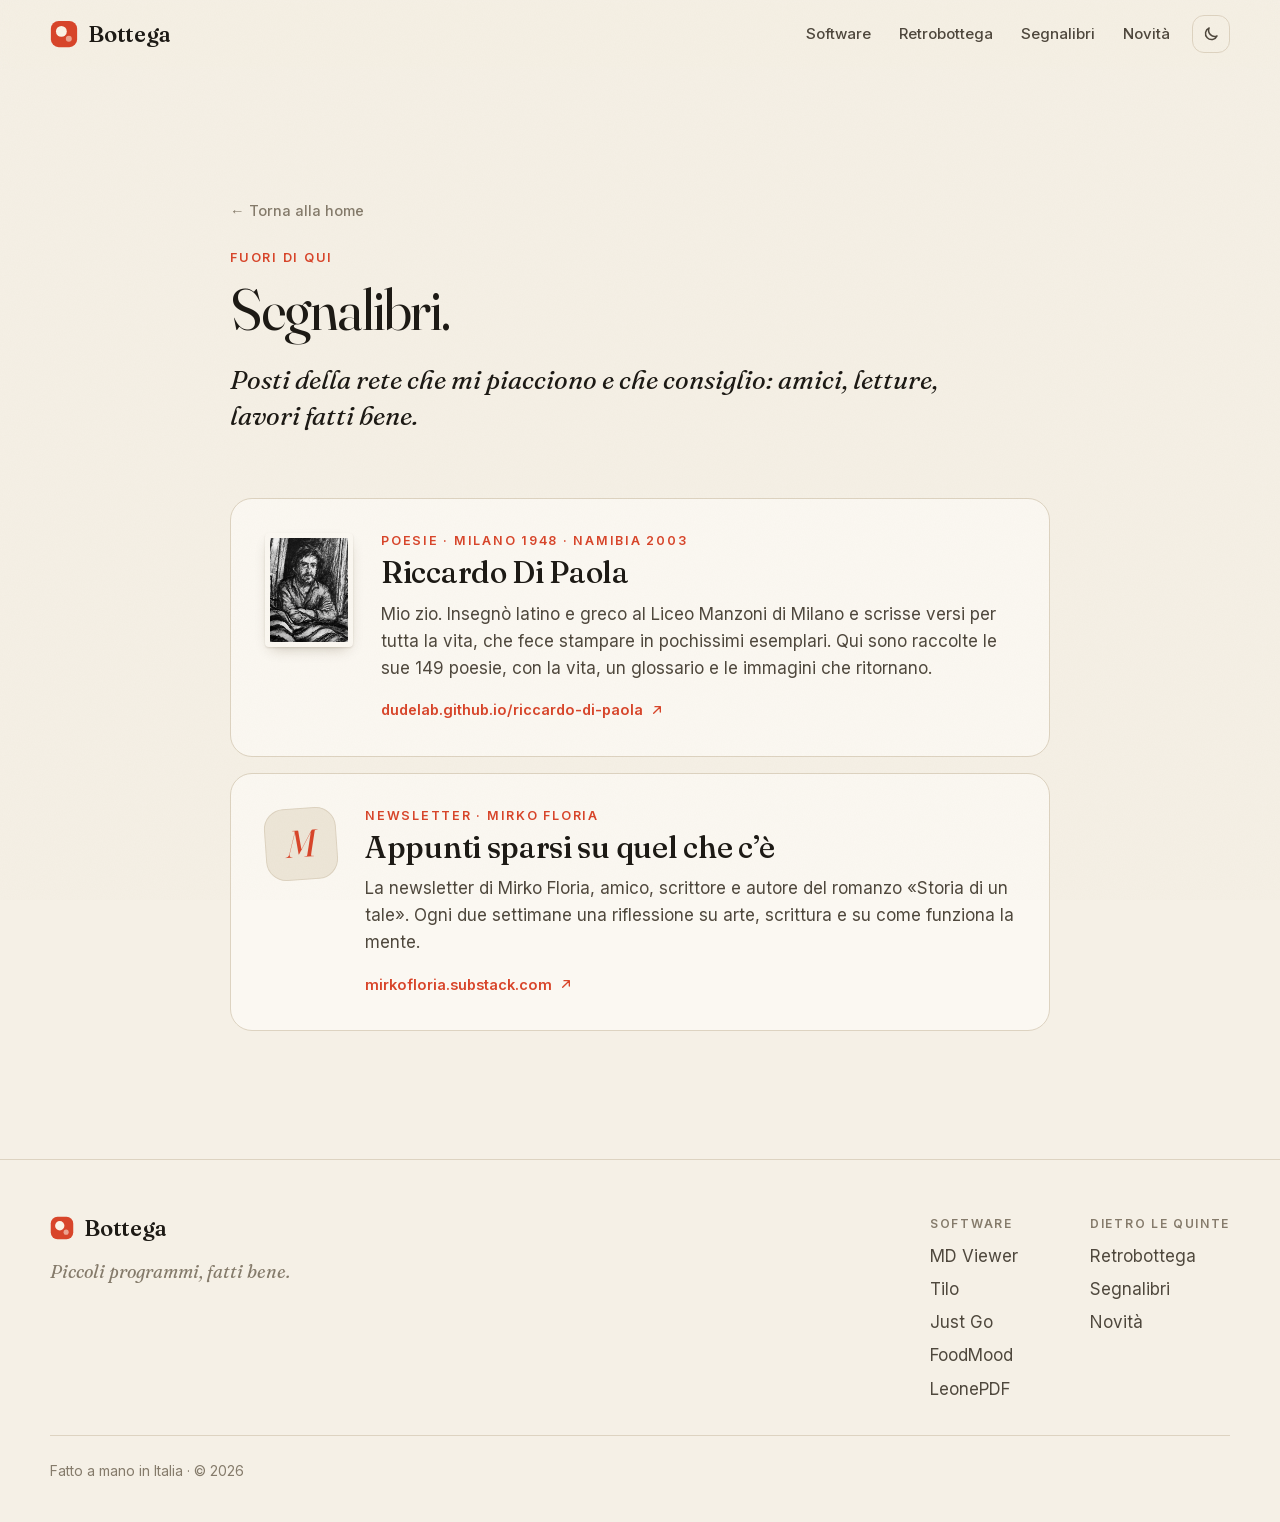
<file: segnalibri/index.html>
<!doctype html>
<html lang="it">
<head>
<meta charset="utf-8">
<meta name="viewport" content="width=device-width, initial-scale=1">
<title>Segnalibri · Bottega</title>
<meta name="description" content="Posti della rete che consiglio: amici, letture, lavori fatti bene.">
<meta property="og:title" content="Segnalibri · Bottega">
<meta property="og:description" content="Posti della rete che consiglio: amici, letture, lavori fatti bene.">
<meta property="og:type" content="website">
<meta name="theme-color" content="#f5f0e6" media="(prefers-color-scheme: light)">
<meta name="theme-color" content="#14120e" media="(prefers-color-scheme: dark)">
<link rel="icon" href="../favicon.svg" type="image/svg+xml">
<link rel="preload" href="../fonts/fraunces-normal.woff2" as="font" type="font/woff2" crossorigin>
<link rel="preload" href="../fonts/inter-normal.woff2" as="font" type="font/woff2" crossorigin>
<link rel="stylesheet" href="../css/site.css">
<script>try{var t=localStorage.getItem('theme');if(t)document.documentElement.dataset.theme=t}catch(e){}</script>

</head>
<body class="page-bookmarks">
<a class="skip" href="#main">Vai al contenuto</a>
<header class="topbar">
  <div class="wrap topbar__inner">
    <a class="brand" href="../">
<svg class="mark" width="28" height="28" viewBox="0 0 32 32" aria-hidden="true">
  <rect x="1" y="1" width="30" height="30" rx="9" fill="var(--seal)"/>
  <circle cx="13" cy="13" r="6.2" fill="var(--seal-ink)"/>
  <circle cx="21.5" cy="21.5" r="3.4" fill="var(--seal-ink)" opacity=".55"/>
</svg><span>Bottega</span></a>
    <nav class="nav" aria-label="Principale">
      <a href="../#software">Software</a>
      <a href="../retrobottega/">Retrobottega</a>
      <a href="../segnalibri/">Segnalibri</a>
      <a href="../#novita">Novità</a>
      <button class="theme-toggle" type="button" aria-label="Cambia tema" data-theme-toggle>
        <span class="only-light"><svg viewBox="0 0 24 24" aria-hidden="true"><path fill="none" stroke="currentColor" stroke-width="2" stroke-linejoin="round" d="M20 14.5A8 8 0 0 1 9.5 4 8 8 0 1 0 20 14.5z"/></svg></span><span class="only-dark"><svg viewBox="0 0 24 24" aria-hidden="true"><g fill="none" stroke="currentColor" stroke-width="2" stroke-linecap="round"><circle cx="12" cy="12" r="4"/><path d="M12 2v2m0 16v2M4.9 4.9l1.4 1.4m11.4 11.4 1.4 1.4M2 12h2m16 0h2M4.9 19.1l1.4-1.4M17.7 6.3l1.4-1.4"/></g></svg></span>
      </button>
    </nav>
  </div>
</header>
<main id="main">

<section class="section page-head">
  <div class="wrap wrap--narrow">
    <a class="crumb" href="../">← Torna alla home</a>
    <p class="eyebrow">Fuori di qui</p>
    <h1 class="section__title">Segnalibri.</h1>
    <p class="page-head__lead">Posti della rete che mi piacciono e che consiglio: amici, letture, lavori fatti bene.</p>
  </div>
</section>

<section class="section page-body">
  <div class="wrap wrap--narrow">
    <ul class="bookmarks">
    <li class="bookmark reveal" style="--d:0">
      <a href="https://dudelab.github.io/riccardo-di-paola/" rel="noopener" target="_blank">
        <img class="bookmark__portrait" src="../media/riccardo-di-paola.jpg" alt="Disegno a carboncino di Nicoletta Brenna: Riccardo, giovane, con la barba, affacciato alla finestra di una mansarda." width="300" height="400" loading="lazy" decoding="async">
        <span class="bookmark__body">
          <span class="eyebrow">Poesie · Milano 1948 · Namibia 2003</span>
          <strong class="bookmark__title">Riccardo Di Paola</strong>
          <span class="bookmark__text">Mio zio. Insegnò latino e greco al Liceo Manzoni di Milano e scrisse versi per tutta la vita, che fece stampare in pochissimi esemplari. Qui sono raccolte le sue 149 poesie, con la vita, un glossario e le immagini che ritornano.</span>
          <span class="bookmark__host">dudelab.github.io/riccardo-di-paola <svg viewBox="0 0 24 24" aria-hidden="true"><path fill="none" stroke="currentColor" stroke-width="2" stroke-linecap="round" stroke-linejoin="round" d="M7 17 17 7m-8 0h8v8"/></svg></span>
        </span>
      </a>
    </li>
    <li class="bookmark reveal" style="--d:1">
      <a href="https://mirkofloria.substack.com/" rel="noopener" target="_blank">
        <span class="bookmark__mono" aria-hidden="true">M</span>
        <span class="bookmark__body">
          <span class="eyebrow">Newsletter · Mirko Floria</span>
          <strong class="bookmark__title">Appunti sparsi su quel che c’è</strong>
          <span class="bookmark__text">La newsletter di Mirko Floria, amico, scrittore e autore del romanzo «Storia di un tale». Ogni due settimane una riflessione su arte, scrittura e su come funziona la mente.</span>
          <span class="bookmark__host">mirkofloria.substack.com <svg viewBox="0 0 24 24" aria-hidden="true"><path fill="none" stroke="currentColor" stroke-width="2" stroke-linecap="round" stroke-linejoin="round" d="M7 17 17 7m-8 0h8v8"/></svg></span>
        </span>
      </a>
    </li></ul>
  </div>
</section>
</main>
<footer class="footer">
  <div class="wrap footer__inner">
    <div class="footer__brand">
      <a class="brand" href="../">
<svg class="mark" width="24" height="24" viewBox="0 0 32 32" aria-hidden="true">
  <rect x="1" y="1" width="30" height="30" rx="9" fill="var(--seal)"/>
  <circle cx="13" cy="13" r="6.2" fill="var(--seal-ink)"/>
  <circle cx="21.5" cy="21.5" r="3.4" fill="var(--seal-ink)" opacity=".55"/>
</svg><span>Bottega</span></a>
      <p>Piccoli programmi, fatti bene.</p>
    </div>
    <nav class="footer__nav" aria-label="Software">
      <h2>Software</h2>
      <a href="../md-viewer/">MD Viewer</a><a href="../tilo/">Tilo</a><a href="../just-go/">Just Go</a><a href="../foodmood/">FoodMood</a><a href="../leonepdf/">LeonePDF</a>
    </nav>
    <nav class="footer__nav" aria-label="Altro">
      <h2>Dietro le quinte</h2>
      <a href="../retrobottega/">Retrobottega</a>
      <a href="../segnalibri/">Segnalibri</a>
      <a href="../#novita">Novità</a>
    </nav>
    <p class="footer__note">Fatto a mano in Italia · © 2026</p>
  </div>
</footer>
<script src="../js/site.js" defer></script>

</body>
</html>
</file>
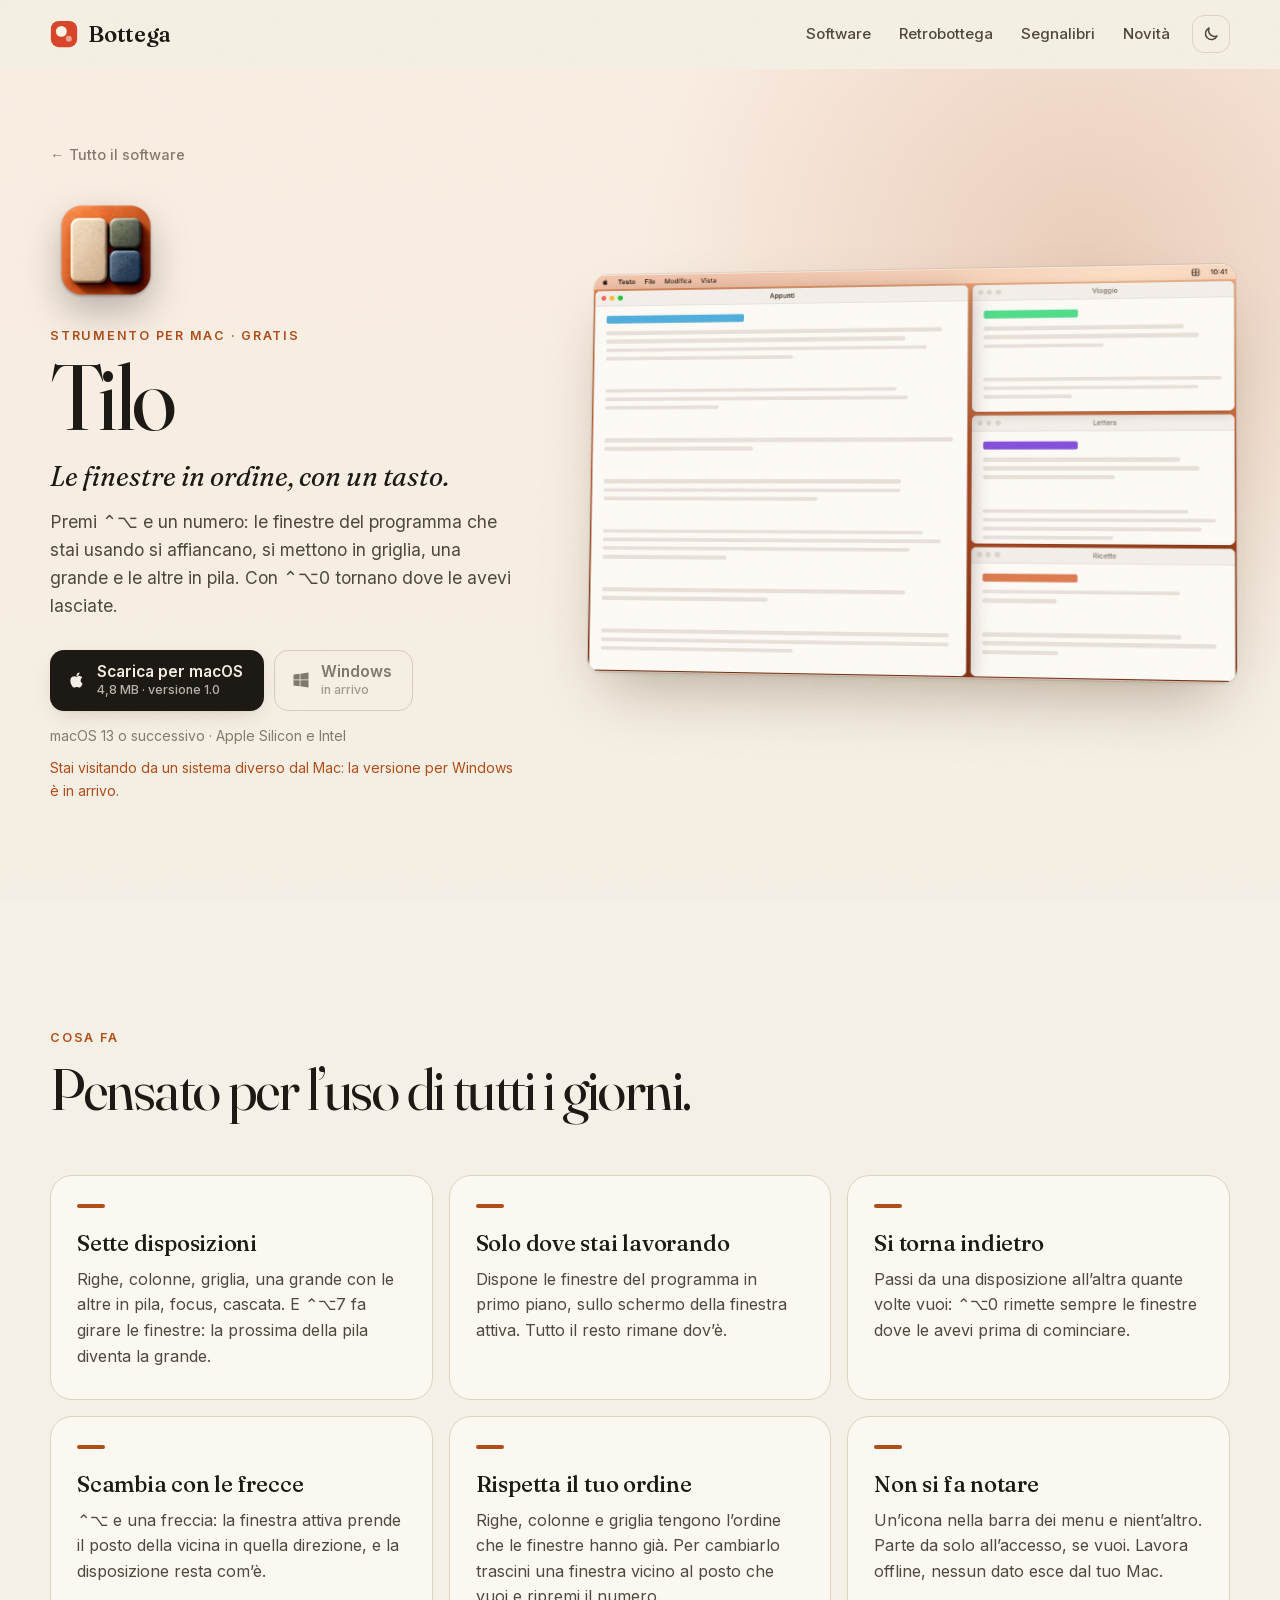
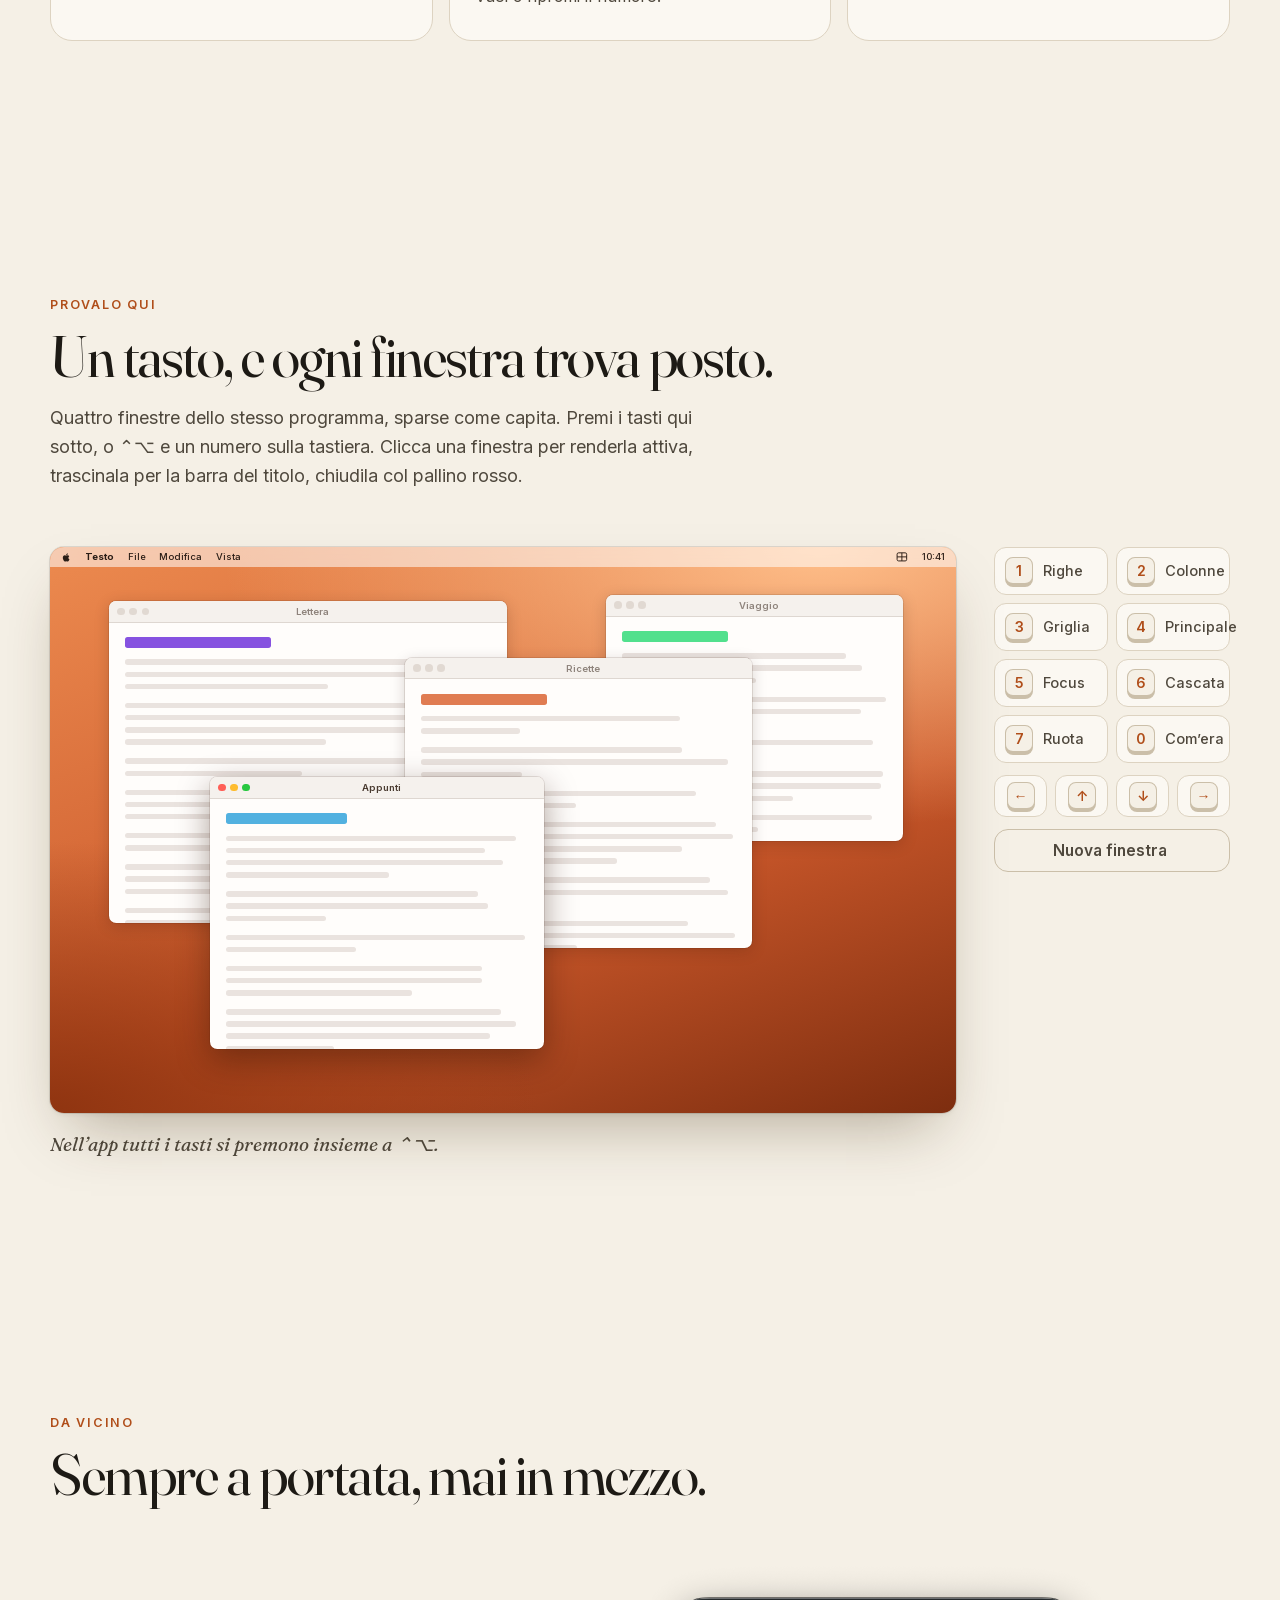
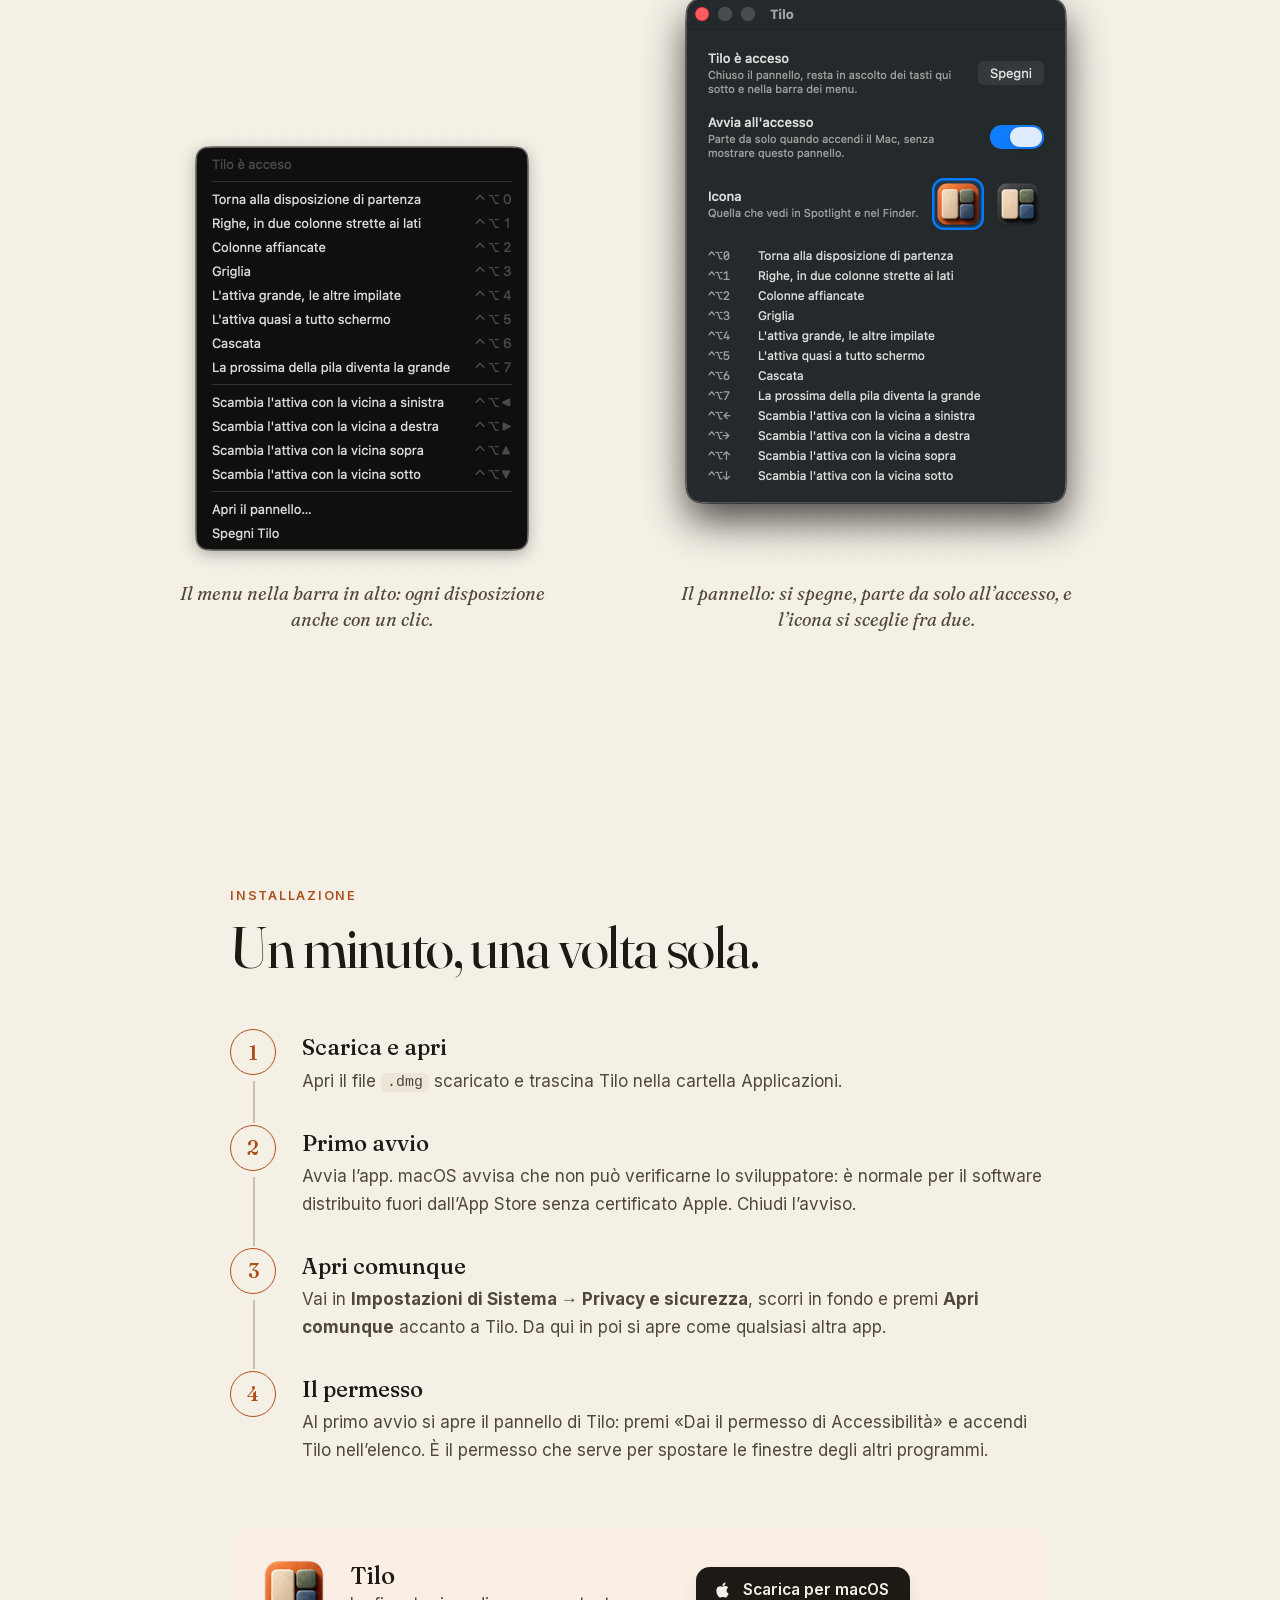
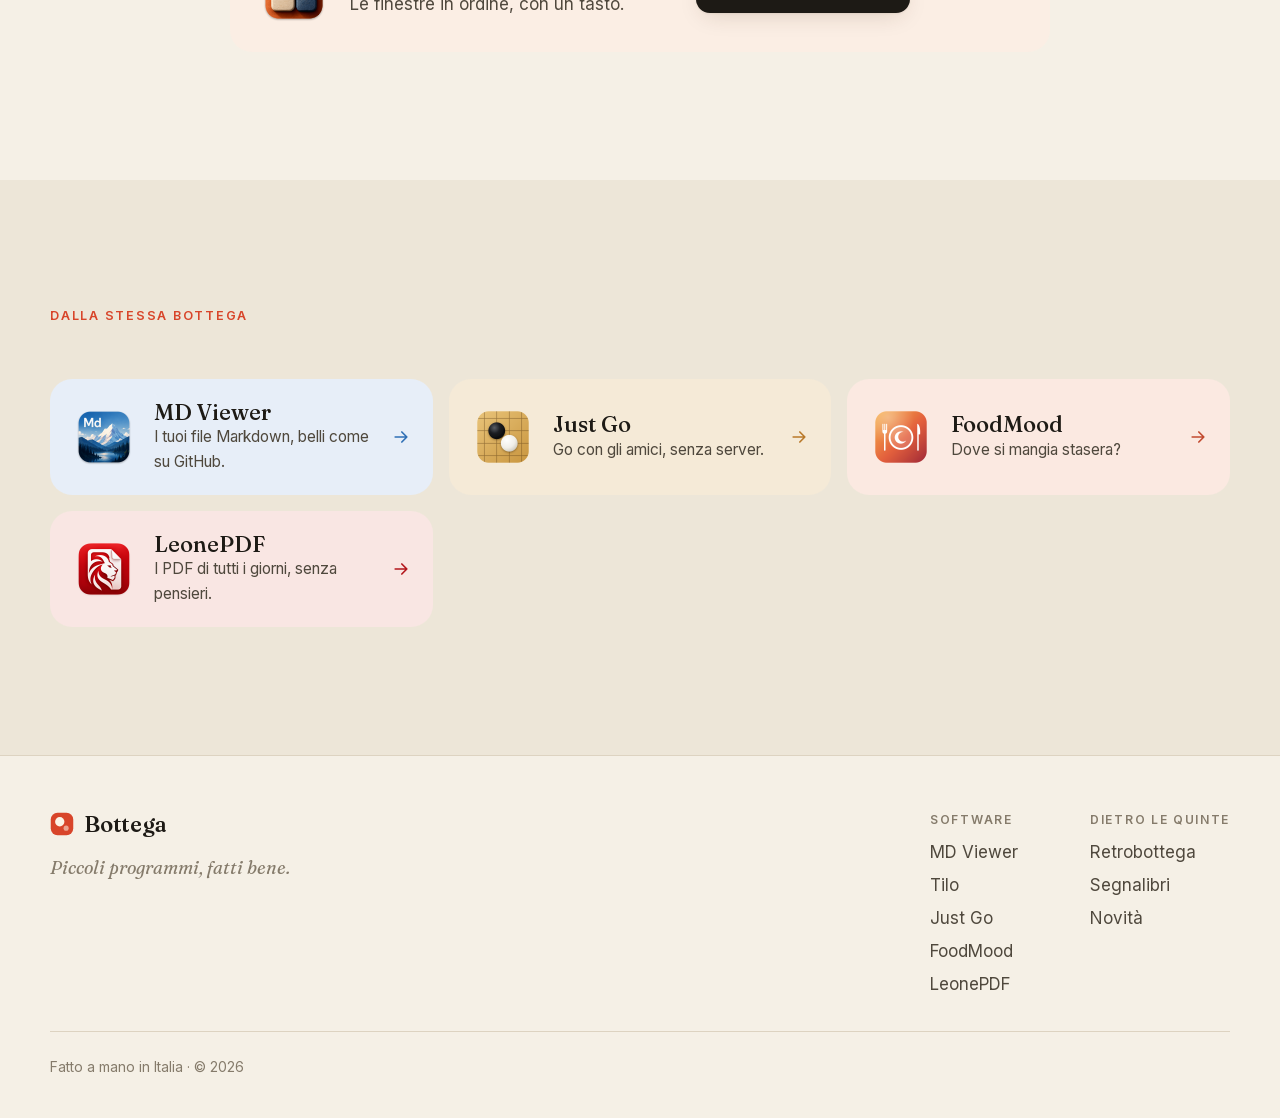
<file: tilo/index.html>
<!doctype html>
<html lang="it">
<head>
<meta charset="utf-8">
<meta name="viewport" content="width=device-width, initial-scale=1">
<title>Tilo · Bottega</title>
<meta name="description" content="Le finestre in ordine, con un tasto. Premi ⌃⌥ e un numero: le finestre del programma che stai usando si affiancano, si mettono in griglia, una grande e le altre in pila. Con ⌃⌥0 tornano dove le avevi lasciate.">
<meta property="og:title" content="Tilo · Bottega">
<meta property="og:description" content="Le finestre in ordine, con un tasto. Premi ⌃⌥ e un numero: le finestre del programma che stai usando si affiancano, si mettono in griglia, una grande e le altre in pila. Con ⌃⌥0 tornano dove le avevi lasciate.">
<meta property="og:type" content="website">
<meta name="theme-color" content="#f5f0e6" media="(prefers-color-scheme: light)">
<meta name="theme-color" content="#14120e" media="(prefers-color-scheme: dark)">
<link rel="icon" href="../favicon.svg" type="image/svg+xml">
<link rel="preload" href="../fonts/fraunces-normal.woff2" as="font" type="font/woff2" crossorigin>
<link rel="preload" href="../fonts/inter-normal.woff2" as="font" type="font/woff2" crossorigin>
<link rel="stylesheet" href="../css/site.css">
<script>try{var t=localStorage.getItem('theme');if(t)document.documentElement.dataset.theme=t}catch(e){}</script>

</head>
<body class="page-product">
<a class="skip" href="#main">Vai al contenuto</a>
<header class="topbar">
  <div class="wrap topbar__inner">
    <a class="brand" href="../">
<svg class="mark" width="28" height="28" viewBox="0 0 32 32" aria-hidden="true">
  <rect x="1" y="1" width="30" height="30" rx="9" fill="var(--seal)"/>
  <circle cx="13" cy="13" r="6.2" fill="var(--seal-ink)"/>
  <circle cx="21.5" cy="21.5" r="3.4" fill="var(--seal-ink)" opacity=".55"/>
</svg><span>Bottega</span></a>
    <nav class="nav" aria-label="Principale">
      <a href="../#software">Software</a>
      <a href="../retrobottega/">Retrobottega</a>
      <a href="../segnalibri/">Segnalibri</a>
      <a href="../#novita">Novità</a>
      <button class="theme-toggle" type="button" aria-label="Cambia tema" data-theme-toggle>
        <span class="only-light"><svg viewBox="0 0 24 24" aria-hidden="true"><path fill="none" stroke="currentColor" stroke-width="2" stroke-linejoin="round" d="M20 14.5A8 8 0 0 1 9.5 4 8 8 0 1 0 20 14.5z"/></svg></span><span class="only-dark"><svg viewBox="0 0 24 24" aria-hidden="true"><g fill="none" stroke="currentColor" stroke-width="2" stroke-linecap="round"><circle cx="12" cy="12" r="4"/><path d="M12 2v2m0 16v2M4.9 4.9l1.4 1.4m11.4 11.4 1.4 1.4M2 12h2m16 0h2M4.9 19.1l1.4-1.4M17.7 6.3l1.4-1.4"/></g></svg></span>
      </button>
    </nav>
  </div>
</header>
<main id="main">

<section class="phero" style="--accent:#b04e1a;--accent-dark:#f39a62;--tint:#fbeee4;--tint-dark:#2a1a10">
  <div class="wrap phero__inner">
    <div class="phero__text">
      <a class="crumb" href="../#software">← Tutto il software</a>
      <img class="phero__icon" src="../media/tilo-icon.png" alt="" width="128" height="128">
      <p class="eyebrow">Strumento per Mac · Gratis</p>
      <h1 class="phero__title">Tilo</h1>
      <p class="phero__tagline">Le finestre in ordine, con un tasto.</p>
      <p class="phero__summary">Premi ⌃⌥ e un numero: le finestre del programma che stai usando si affiancano, si mettono in griglia, una grande e le altre in pila. Con ⌃⌥0 tornano dove le avevi lasciate.</p>
      <div class="downloads" data-downloads><a class="btn btn--primary" data-os="macos" href="../downloads/tilo-1.0-macos.dmg" download data-product="tilo">
      <svg viewBox="0 0 24 24" aria-hidden="true"><path fill="currentColor" d="M16.37 12.6c-.02-2.3 1.88-3.4 1.96-3.46-1.07-1.56-2.73-1.78-3.32-1.8-1.41-.14-2.76.83-3.48.83-.72 0-1.82-.81-3-.79-1.54.02-2.96.9-3.76 2.28-1.6 2.78-.41 6.9 1.15 9.16.76 1.1 1.67 2.34 2.86 2.3 1.15-.05 1.58-.74 2.97-.74 1.38 0 1.77.74 2.98.72 1.23-.02 2.01-1.12 2.76-2.23.87-1.28 1.23-2.52 1.25-2.58-.03-.01-2.4-.92-2.42-3.65zM14.1 5.86c.63-.77 1.06-1.83.94-2.89-.91.04-2.01.61-2.66 1.37-.58.67-1.1 1.76-.96 2.8 1.01.08 2.05-.52 2.68-1.28z"/></svg><span>Scarica per macOS<small>4,8 MB · versione 1.0</small></span></a><span class="btn btn--ghost btn--soon" data-os="windows"><svg viewBox="0 0 24 24" aria-hidden="true"><path fill="currentColor" d="M3 5.5 10.4 4.5v7H3zm8.3-1.1L21 3v8.5h-9.7zM3 12.4h7.4v7.1L3 18.5zm8.3 0H21V21l-9.7-1.4z"/></svg><span>Windows<small>in arrivo</small></span></span></div>
      <p class="phero__meta">macOS 13 o successivo · Apple Silicon e Intel</p>
      <p class="phero__other" data-other-os hidden>Stai visitando da un sistema diverso dal Mac: la versione per Windows è in arrivo.</p>
    </div>
    <div class="phero__visual">
<figure class="window window--screen">
  
  <img class="only-light" src="../media/tilo-light.jpg" alt="Uno schermo con quattro finestre dello stesso programma disposte da Tilo: una grande a sinistra, le altre tre impilate a destra" fetchpriority="high" decoding="async"><img class="only-dark" src="../media/tilo-dark.jpg" alt="Uno schermo con quattro finestre dello stesso programma disposte da Tilo: una grande a sinistra, le altre tre impilate a destra" fetchpriority="high" decoding="async">
</figure></div>
  </div>
</section>

<section class="section" style="--accent:#b04e1a;--accent-dark:#f39a62;--tint:#fbeee4;--tint-dark:#2a1a10">
  <div class="wrap">
    <header class="section__head reveal">
      <p class="eyebrow">Cosa fa</p>
      <h2 class="section__title">Pensato per l’uso di tutti i giorni.</h2>
    </header>
    <ul class="features">
      <li class="feature reveal" style="--d:0"><h3>Sette disposizioni</h3><p>Righe, colonne, griglia, una grande con le altre in pila, focus, cascata. E ⌃⌥7 fa girare le finestre: la prossima della pila diventa la grande.</p></li><li class="feature reveal" style="--d:1"><h3>Solo dove stai lavorando</h3><p>Dispone le finestre del programma in primo piano, sullo schermo della finestra attiva. Tutto il resto rimane dov’è.</p></li><li class="feature reveal" style="--d:2"><h3>Si torna indietro</h3><p>Passi da una disposizione all’altra quante volte vuoi: ⌃⌥0 rimette sempre le finestre dove le avevi prima di cominciare.</p></li><li class="feature reveal" style="--d:0"><h3>Scambia con le frecce</h3><p>⌃⌥ e una freccia: la finestra attiva prende il posto della vicina in quella direzione, e la disposizione resta com’è.</p></li><li class="feature reveal" style="--d:1"><h3>Rispetta il tuo ordine</h3><p>Righe, colonne e griglia tengono l’ordine che le finestre hanno già. Per cambiarlo trascini una finestra vicino al posto che vuoi e ripremi il numero.</p></li><li class="feature reveal" style="--d:2"><h3>Non si fa notare</h3><p>Un’icona nella barra dei menu e nient’altro. Parte da solo all’accesso, se vuoi. Lavora offline, nessun dato esce dal tuo Mac.</p></li>
    </ul>
  </div>
</section>

<div style="--accent:#b04e1a;--accent-dark:#f39a62;--tint:#fbeee4;--tint-dark:#2a1a10">
<section class="section demo" id="prova">
  <div class="wrap">
    <header class="section__head reveal">
      <p class="eyebrow">Provalo qui</p>
      <h2 class="section__title">Un tasto, e ogni finestra trova posto.</h2>
      <p class="section__lead">Quattro finestre dello stesso programma, sparse come capita. Premi i tasti qui sotto, o ⌃⌥ e un numero sulla tastiera. Clicca una finestra per renderla attiva, trascinala per la barra del titolo, chiudila col pallino rosso.</p>
    </header>
    <div class="win-demo reveal" data-win-demo>
      <div class="win-demo__screen" data-screen>
        <div class="win-demo__menubar" aria-hidden="true">
          <span class="win-demo__menus"><svg viewBox="0 0 24 24" aria-hidden="true"><path fill="currentColor" d="M16.37 12.6c-.02-2.3 1.88-3.4 1.96-3.46-1.07-1.56-2.73-1.78-3.32-1.8-1.41-.14-2.76.83-3.48.83-.72 0-1.82-.81-3-.79-1.54.02-2.96.9-3.76 2.28-1.6 2.78-.41 6.9 1.15 9.16.76 1.1 1.67 2.34 2.86 2.3 1.15-.05 1.58-.74 2.97-.74 1.38 0 1.77.74 2.98.72 1.23-.02 2.01-1.12 2.76-2.23.87-1.28 1.23-2.52 1.25-2.58-.03-.01-2.4-.92-2.42-3.65zM14.1 5.86c.63-.77 1.06-1.83.94-2.89-.91.04-2.01.61-2.66 1.37-.58.67-1.1 1.76-.96 2.8 1.01.08 2.05-.52 2.68-1.28z"/></svg><b>Testo</b><span>File</span><span>Modifica</span><span>Vista</span></span>
          <span class="win-demo__status"><svg class="win-demo__glyph" data-glyph viewBox="0 0 16 16"><rect x="1.5" y="2.5" width="13" height="11" rx="2" fill="none" stroke="currentColor" stroke-width="1.3"/><path d="M8 2.5v11M1.5 8h13" stroke="currentColor" stroke-width="1.3"/></svg><span>10:41</span></span>
        </div>
        <div class="win-demo__desk" data-desk></div>
      </div>
      <div class="win-demo__panel">
        <div class="win-demo__keys" role="group" aria-label="Disposizioni">
          <button class="win-key" type="button" data-key="1"><kbd>1</kbd><span>Righe</span></button><button class="win-key" type="button" data-key="2"><kbd>2</kbd><span>Colonne</span></button><button class="win-key" type="button" data-key="3"><kbd>3</kbd><span>Griglia</span></button><button class="win-key" type="button" data-key="4"><kbd>4</kbd><span>Principale</span></button><button class="win-key" type="button" data-key="5"><kbd>5</kbd><span>Focus</span></button><button class="win-key" type="button" data-key="6"><kbd>6</kbd><span>Cascata</span></button><button class="win-key" type="button" data-key="7"><kbd>7</kbd><span>Ruota</span></button><button class="win-key" type="button" data-key="0"><kbd>0</kbd><span>Com’era</span></button>
        </div>
        <div class="win-demo__arrows" role="group" aria-label="Scambia la finestra attiva con la vicina">
          <button class="win-key win-key--arrow" type="button" data-swap="left" aria-label="Scambia con la vicina sinistra"><kbd>←</kbd></button><button class="win-key win-key--arrow" type="button" data-swap="up" aria-label="Scambia con la vicina sopra"><kbd>↑</kbd></button><button class="win-key win-key--arrow" type="button" data-swap="down" aria-label="Scambia con la vicina sotto"><kbd>↓</kbd></button><button class="win-key win-key--arrow" type="button" data-swap="right" aria-label="Scambia con la vicina destra"><kbd>→</kbd></button>
        </div>
        <button class="btn btn--ghost win-demo__new" type="button" data-new>Nuova finestra</button>
      </div>
      <p class="win-demo__caption" data-caption aria-live="polite">Nell’app tutti i tasti si premono insieme a ⌃⌥.</p>
    </div>
  </div>
</section></div>

<section class="section" style="--accent:#b04e1a;--accent-dark:#f39a62;--tint:#fbeee4;--tint-dark:#2a1a10">
  <div class="wrap">
    <header class="section__head reveal">
      <p class="eyebrow">Da vicino</p>
      <h2 class="section__title">Sempre a portata, mai in mezzo.</h2>
    </header>
    <div class="closeups">
      <figure class="closeup reveal" style="--d:0">
        <img src="../media/tilo-menu.png" alt="Il menu di Tilo nella barra in alto: le otto disposizioni e i quattro scambi, ognuno con i suoi tasti, poi Apri il pannello e Spegni Tilo" width="378" loading="lazy" decoding="async">
        <figcaption>Il menu nella barra in alto: ogni disposizione anche con un clic.</figcaption>
      </figure><figure class="closeup reveal" style="--d:1">
        <img src="../media/tilo-pannello.png" alt="Il pannello di Tilo: interruttore per spegnerlo, avvio all’accesso, scelta fra due icone e l’elenco dei tasti" width="492" loading="lazy" decoding="async">
        <figcaption>Il pannello: si spegne, parte da solo all’accesso, e l’icona si sceglie fra due.</figcaption>
      </figure>
    </div>
  </div>
</section>


<section class="section" id="installazione" style="--accent:#b04e1a;--accent-dark:#f39a62;--tint:#fbeee4;--tint-dark:#2a1a10">
  <div class="wrap wrap--narrow">
    <header class="section__head reveal">
      <p class="eyebrow">Installazione</p>
      <h2 class="section__title">Un minuto, una volta sola.</h2>
    </header>
    <ol class="steps"><li class="reveal"><h3>Scarica e apri</h3><p>Apri il file <code>.dmg</code> scaricato e trascina Tilo nella cartella Applicazioni.</p></li><li class="reveal"><h3>Primo avvio</h3><p>Avvia l’app. macOS avvisa che non può verificarne lo sviluppatore: è normale per il software distribuito fuori dall’App Store senza certificato Apple. Chiudi l’avviso.</p></li><li class="reveal"><h3>Apri comunque</h3><p>Vai in <strong>Impostazioni di Sistema → Privacy e sicurezza</strong>, scorri in fondo e premi <strong>Apri comunque</strong> accanto a Tilo. Da qui in poi si apre come qualsiasi altra app.</p></li><li class="reveal"><h3>Il permesso</h3><p>Al primo avvio si apre il pannello di Tilo: premi «Dai il permesso di Accessibilità» e accendi Tilo nell’elenco. È il permesso che serve per spostare le finestre degli altri programmi.</p></li></ol>
    <div class="final-cta reveal">
      <img src="../media/tilo-icon.png" alt="" width="72" height="72" loading="lazy">
      <div><h3>Tilo</h3><p>Le finestre in ordine, con un tasto.</p></div>
      <div class="downloads" data-downloads><a class="btn btn--primary" data-os="macos" href="../downloads/tilo-1.0-macos.dmg" download data-product="tilo">
      <svg viewBox="0 0 24 24" aria-hidden="true"><path fill="currentColor" d="M16.37 12.6c-.02-2.3 1.88-3.4 1.96-3.46-1.07-1.56-2.73-1.78-3.32-1.8-1.41-.14-2.76.83-3.48.83-.72 0-1.82-.81-3-.79-1.54.02-2.96.9-3.76 2.28-1.6 2.78-.41 6.9 1.15 9.16.76 1.1 1.67 2.34 2.86 2.3 1.15-.05 1.58-.74 2.97-.74 1.38 0 1.77.74 2.98.72 1.23-.02 2.01-1.12 2.76-2.23.87-1.28 1.23-2.52 1.25-2.58-.03-.01-2.4-.92-2.42-3.65zM14.1 5.86c.63-.77 1.06-1.83.94-2.89-.91.04-2.01.61-2.66 1.37-.58.67-1.1 1.76-.96 2.8 1.01.08 2.05-.52 2.68-1.28z"/></svg><span>Scarica per macOS</span></a></div>
    </div>
  </div>
</section>

<section class="section section--quiet">
  <div class="wrap">
    <header class="section__head reveal"><p class="eyebrow">Dalla stessa bottega</p></header>
    <div class="more">
      <a class="more__item reveal" href="../md-viewer/" style="--accent:#2f6fb5;--accent-dark:#7fb0ee;--tint:#e7eef8;--tint-dark:#16202e">
        <img src="../media/md-viewer-icon.png" alt="" width="64" height="64" loading="lazy">
        <span><strong>MD Viewer</strong><span>I tuoi file Markdown, belli come su GitHub.</span></span><svg viewBox="0 0 24 24" aria-hidden="true"><path fill="none" stroke="currentColor" stroke-width="2" stroke-linecap="round" stroke-linejoin="round" d="M5 12h14m-6-6 6 6-6 6"/></svg></a><a class="more__item reveal" href="../just-go/" style="--accent:#b9792a;--accent-dark:#e2b066;--tint:#f5ead7;--tint-dark:#231a0e">
        <img src="../media/just-go-icon.png" alt="" width="64" height="64" loading="lazy">
        <span><strong>Just Go</strong><span>Go con gli amici, senza server.</span></span><svg viewBox="0 0 24 24" aria-hidden="true"><path fill="none" stroke="currentColor" stroke-width="2" stroke-linecap="round" stroke-linejoin="round" d="M5 12h14m-6-6 6 6-6 6"/></svg></a><a class="more__item reveal" href="../foodmood/" style="--accent:#c24a2f;--accent-dark:#f2704f;--tint:#fbe9e1;--tint-dark:#2a1611">
        <img src="../media/foodmood-icon.png" alt="" width="64" height="64" loading="lazy">
        <span><strong>FoodMood</strong><span>Dove si mangia stasera?</span></span><svg viewBox="0 0 24 24" aria-hidden="true"><path fill="none" stroke="currentColor" stroke-width="2" stroke-linecap="round" stroke-linejoin="round" d="M5 12h14m-6-6 6 6-6 6"/></svg></a><a class="more__item reveal" href="../leonepdf/" style="--accent:#b3161c;--accent-dark:#ff7d73;--tint:#f9e6e3;--tint-dark:#2a1212">
        <img src="../media/leonepdf-icon.png" alt="" width="64" height="64" loading="lazy">
        <span><strong>LeonePDF</strong><span>I PDF di tutti i giorni, senza pensieri.</span></span><svg viewBox="0 0 24 24" aria-hidden="true"><path fill="none" stroke="currentColor" stroke-width="2" stroke-linecap="round" stroke-linejoin="round" d="M5 12h14m-6-6 6 6-6 6"/></svg></a>
    </div>
  </div>
</section>
</main>
<footer class="footer">
  <div class="wrap footer__inner">
    <div class="footer__brand">
      <a class="brand" href="../">
<svg class="mark" width="24" height="24" viewBox="0 0 32 32" aria-hidden="true">
  <rect x="1" y="1" width="30" height="30" rx="9" fill="var(--seal)"/>
  <circle cx="13" cy="13" r="6.2" fill="var(--seal-ink)"/>
  <circle cx="21.5" cy="21.5" r="3.4" fill="var(--seal-ink)" opacity=".55"/>
</svg><span>Bottega</span></a>
      <p>Piccoli programmi, fatti bene.</p>
    </div>
    <nav class="footer__nav" aria-label="Software">
      <h2>Software</h2>
      <a href="../md-viewer/">MD Viewer</a><a href="../tilo/">Tilo</a><a href="../just-go/">Just Go</a><a href="../foodmood/">FoodMood</a><a href="../leonepdf/">LeonePDF</a>
    </nav>
    <nav class="footer__nav" aria-label="Altro">
      <h2>Dietro le quinte</h2>
      <a href="../retrobottega/">Retrobottega</a>
      <a href="../segnalibri/">Segnalibri</a>
      <a href="../#novita">Novità</a>
    </nav>
    <p class="footer__note">Fatto a mano in Italia · © 2026</p>
  </div>
</footer>
<script src="../js/site.js" defer></script>
<script src="../js/win-demo.js" defer></script>
</body>
</html>
</file>
<file: css/site.css>
/* ---------- fonts ---------- */

@font-face {
  font-family: 'Fraunces';
  src: url('../fonts/fraunces-normal.woff2') format('woff2');
  font-weight: 300 700;
  font-style: normal;
  font-display: swap;
}
@font-face {
  font-family: 'Fraunces';
  src: url('../fonts/fraunces-italic.woff2') format('woff2');
  font-weight: 300 700;
  font-style: italic;
  font-display: swap;
}
@font-face {
  font-family: 'Inter';
  src: url('../fonts/inter-normal.woff2') format('woff2');
  font-weight: 400 700;
  font-style: normal;
  font-display: swap;
}

/* ---------- tokens ---------- */

:root {
  --paper: #f5f0e6;
  --paper-2: #ede6d8;
  --card: #fbf8f2;
  --ink: #1d1a15;
  --ink-2: #4f483d;
  --ink-3: #857b6b;
  --line: #ddd3c1;
  --line-2: #cbbfa9;
  --seal: #d8452a;
  --seal-ink: #fbf3e6;
  --focus: #d8452a;
  --shadow: 0 1px 2px rgb(60 40 10 / 0.06), 0 8px 24px -8px rgb(60 40 10 / 0.18);
  --shadow-lg: 0 2px 4px rgb(60 40 10 / 0.05), 0 30px 60px -20px rgb(60 40 10 / 0.35);
  --accent: var(--seal);
  --accent-ink: var(--accent);
  --tint-bg: var(--tint, var(--paper-2));

  --serif: 'Fraunces', 'Iowan Old Style', Georgia, serif;
  --sans: 'Inter', -apple-system, BlinkMacSystemFont, 'Segoe UI', sans-serif;
  --mono: ui-monospace, 'SF Mono', Menlo, monospace;

  --wrap: 1180px;
  --gutter: clamp(16px, 4vw, 40px);
  --radius: 22px;
  --ease: cubic-bezier(0.2, 0.7, 0.2, 1);

  color-scheme: light;
}

@media (prefers-color-scheme: dark) {
  :root:not([data-theme='light']) {
    --paper: #14120e;
    --paper-2: #1c1914;
    --card: #1f1c16;
    --ink: #f1ebdf;
    --ink-2: #c5bcab;
    --ink-3: #8f8574;
    --line: #2f2a22;
    --line-2: #3f382d;
    --seal: #e5583b;
    --seal-ink: #1a140c;
    --focus: #ff7a5c;
    --shadow: 0 1px 2px rgb(0 0 0 / 0.3), 0 8px 24px -8px rgb(0 0 0 / 0.5);
    --shadow-lg: 0 2px 4px rgb(0 0 0 / 0.3), 0 30px 60px -20px rgb(0 0 0 / 0.7);
    --accent-ink: var(--accent-dark, var(--accent));
    --tint-bg: var(--tint-dark, var(--paper-2));
    color-scheme: dark;
  }
}
:root[data-theme='dark'] {
  --paper: #14120e;
  --paper-2: #1c1914;
  --card: #1f1c16;
  --ink: #f1ebdf;
  --ink-2: #c5bcab;
  --ink-3: #8f8574;
  --line: #2f2a22;
  --line-2: #3f382d;
  --seal: #e5583b;
  --seal-ink: #1a140c;
  --focus: #ff7a5c;
  --shadow: 0 1px 2px rgb(0 0 0 / 0.3), 0 8px 24px -8px rgb(0 0 0 / 0.5);
  --shadow-lg: 0 2px 4px rgb(0 0 0 / 0.3), 0 30px 60px -20px rgb(0 0 0 / 0.7);
  --accent-ink: var(--accent-dark, var(--accent));
  --tint-bg: var(--tint-dark, var(--paper-2));
  color-scheme: dark;
}

/* Product-scoped elements re-resolve the accent from their own custom properties. */
[style*='--accent'] {
  --accent-ink: var(--accent);
  --tint-bg: var(--tint);
}
@media (prefers-color-scheme: dark) {
  :root:not([data-theme='light']) [style*='--accent'] {
    --accent-ink: var(--accent-dark);
    --tint-bg: var(--tint-dark);
  }
}
:root[data-theme='dark'] [style*='--accent'] {
  --accent-ink: var(--accent-dark);
  --tint-bg: var(--tint-dark);
}

/* Light/dark only content (screenshots, toggle icons). */
.only-dark { display: none; }
@media (prefers-color-scheme: dark) {
  :root:not([data-theme='light']) .only-dark { display: revert; }
  :root:not([data-theme='light']) .only-light { display: none; }
}
:root[data-theme='dark'] .only-dark { display: revert; }
:root[data-theme='dark'] .only-light { display: none; }

/* ---------- base ---------- */

*, *::before, *::after { box-sizing: border-box; }
html { -webkit-text-size-adjust: 100%; scroll-behavior: smooth; scroll-padding-top: 80px; }
body {
  margin: 0;
  background: var(--paper);
  color: var(--ink);
  font: 400 17px/1.6 var(--sans);
  font-feature-settings: 'ss01', 'cv11';
  -webkit-font-smoothing: antialiased;
  overflow-x: hidden;
}
img, svg { display: block; max-width: 100%; }
a { color: inherit; }
h1, h2, h3 { margin: 0; font-weight: 500; }
p { margin: 0; }
code { font: 0.88em var(--mono); background: var(--paper-2); padding: 0.1em 0.4em; border-radius: 6px; }
:focus-visible { outline: 2px solid var(--focus); outline-offset: 3px; border-radius: 8px; }
::selection { background: color-mix(in srgb, var(--seal) 30%, transparent); }

/* Paper grain over everything, very faint. */
body::before {
  content: '';
  position: fixed;
  inset: 0;
  z-index: 100;
  pointer-events: none;
  opacity: 0.35;
  mix-blend-mode: multiply;
  background-image: url("data:image/svg+xml,%3Csvg xmlns='http://www.w3.org/2000/svg' width='160' height='160'%3E%3Cfilter id='n'%3E%3CfeTurbulence type='fractalNoise' baseFrequency='.85' numOctaves='3' stitchTiles='stitch'/%3E%3CfeColorMatrix values='0 0 0 0 .4 0 0 0 0 .3 0 0 0 0 .15 0 0 0 .09 0'/%3E%3C/filter%3E%3Crect width='100%25' height='100%25' filter='url(%23n)'/%3E%3C/svg%3E");
}
@media (prefers-color-scheme: dark) { :root:not([data-theme='light']) body::before { mix-blend-mode: screen; opacity: 0.18; } }
:root[data-theme='dark'] body::before { mix-blend-mode: screen; opacity: 0.18; }

.wrap { width: 100%; max-width: calc(var(--wrap) + var(--gutter) * 2); margin: 0 auto; padding: 0 var(--gutter); }
.wrap--narrow { max-width: calc(820px + var(--gutter) * 2); }

.skip { position: absolute; left: -9999px; }
.skip:focus { left: 16px; top: 16px; z-index: 200; background: var(--ink); color: var(--paper); padding: 8px 14px; border-radius: 10px; }

.eyebrow {
  font: 600 12.5px/1.2 var(--sans);
  letter-spacing: 0.14em;
  text-transform: uppercase;
  color: var(--accent-ink);
}

/* ---------- top bar ---------- */

.topbar {
  position: sticky;
  top: 0;
  z-index: 50;
  background: color-mix(in srgb, var(--paper) 82%, transparent);
  backdrop-filter: saturate(1.4) blur(14px);
  -webkit-backdrop-filter: saturate(1.4) blur(14px);
  border-bottom: 1px solid transparent;
  transition: border-color 0.3s;
}
.topbar.is-scrolled { border-bottom-color: var(--line); }
.topbar__inner { display: flex; align-items: center; justify-content: space-between; height: 68px; }
.brand { display: inline-flex; align-items: center; gap: 10px; text-decoration: none; font: 600 22px/1 var(--serif); letter-spacing: -0.01em; }
.brand .mark { flex: none; transition: transform 0.5s var(--ease); }
.brand:hover .mark { transform: rotate(-12deg) scale(1.06); }
.nav { display: flex; align-items: center; gap: 4px; }
.nav a { white-space: nowrap; text-decoration: none; font-size: 15px; font-weight: 500; color: var(--ink-2); padding: 8px 12px; border-radius: 10px; transition: color 0.2s, background 0.2s; }
.nav a:hover { color: var(--ink); background: var(--paper-2); }
.theme-toggle {
  display: grid; place-items: center;
  width: 38px; height: 38px; margin-left: 6px;
  border: 1px solid var(--line); border-radius: 12px;
  background: transparent; color: var(--ink-2); cursor: pointer;
  transition: color 0.2s, border-color 0.2s, transform 0.3s var(--ease);
}
.theme-toggle:hover { color: var(--ink); border-color: var(--line-2); transform: rotate(-15deg); }
.theme-toggle svg { width: 18px; height: 18px; }

/* ---------- buttons ---------- */

.downloads { display: flex; flex-wrap: wrap; gap: 10px; }
.btn {
  display: inline-flex; align-items: center; gap: 10px;
  padding: 12px 20px 12px 16px;
  border-radius: 14px;
  font: 600 15.5px/1.15 var(--sans);
  text-decoration: none;
  border: 1px solid transparent;
  cursor: pointer;
  transition: transform 0.25s var(--ease), box-shadow 0.25s var(--ease), background 0.2s, border-color 0.2s;
}
.btn svg { width: 20px; height: 20px; flex: none; }
.btn small { display: block; font-weight: 500; font-size: 12.5px; opacity: 0.72; margin-top: 3px; }
.btn--primary { background: var(--ink); color: var(--paper); box-shadow: var(--shadow); }
.btn--primary:hover { transform: translateY(-2px); box-shadow: var(--shadow-lg); }
.btn--primary:active { transform: translateY(0); }
.btn--ghost { background: transparent; color: var(--ink-2); border-color: var(--line-2); }
.btn--ghost:hover { border-color: var(--ink-3); color: var(--ink); }
.btn--soon { cursor: default; opacity: 0.7; }
.btn--soon:hover { border-color: var(--line-2); color: var(--ink-2); }

.link-arrow { display: inline-flex; align-items: center; gap: 8px; font-weight: 600; font-size: 15.5px; text-decoration: none; color: var(--accent-ink); }
.link-arrow svg { width: 18px; height: 18px; transition: transform 0.3s var(--ease); }
.link-arrow:hover svg { transform: translateX(4px); }

/* ---------- window frame ---------- */

.window {
  position: relative;
  margin: 0;
  border-radius: 14px;
  overflow: hidden;
  background: var(--card);
  box-shadow: 0 0 0 1px rgb(0 0 0 / 0.08), var(--shadow-lg);
}
.window img { width: 100%; height: auto; }
.window__bar {
  display: flex; align-items: center;
  height: 34px; padding: 0 14px;
  background: #ececec;
  border-bottom: 1px solid #d6d6d6;
}
.window__title { flex: 1; text-align: center; margin-right: 52px; font: 600 12.5px var(--sans); color: #4c4c4c; }
@media (prefers-color-scheme: dark) {
  :root:not([data-theme='light']) .window__bar { background: #2b2b2b; border-color: #111; }
  :root:not([data-theme='light']) .window__title { color: #bdbdbd; }
}
:root[data-theme='dark'] .window__bar { background: #2b2b2b; border-color: #111; }
:root[data-theme='dark'] .window__title { color: #bdbdbd; }
.lights { display: inline-flex; gap: 8px; }
.lights i { width: 12px; height: 12px; border-radius: 50%; background: #ff5f57; box-shadow: inset 0 0 0 0.5px rgb(0 0 0 / 0.15); }
.lights i:nth-child(2) { background: #febc2e; }
.lights i:nth-child(3) { background: #28c840; }
.window--overlay { container-type: inline-size; }
/* Sized relative to the screenshot so the lights sit in the app's own title area at any width. */
.lights--overlay { position: absolute; top: 1.6cqw; left: 1.8cqw; z-index: 1; gap: 0.75cqw; }
.lights--overlay i { width: 1.1cqw; height: 1.1cqw; }

/* ---------- hero ---------- */

.hero { position: relative; padding: clamp(56px, 10vw, 120px) 0 clamp(40px, 7vw, 80px); }
.hero::after {
  content: '';
  position: absolute;
  inset: auto 0 -25% 0;
  height: 70%;
  background: radial-gradient(60% 60% at 30% 50%, color-mix(in srgb, #2f6fb5 14%, transparent), transparent 70%),
    radial-gradient(50% 60% at 70% 50%, color-mix(in srgb, #d9a650 22%, transparent), transparent 70%);
  filter: blur(20px);
  z-index: -1;
}
.hero__inner { text-align: center; display: flex; flex-direction: column; align-items: center; }
.hero__eyebrow { display: inline-flex; align-items: center; gap: 10px; color: var(--ink-2); padding: 8px 14px; border: 1px solid var(--line); border-radius: 999px; background: var(--card); }
.dot { width: 8px; height: 8px; border-radius: 50%; background: var(--seal); box-shadow: 0 0 0 0 color-mix(in srgb, var(--seal) 60%, transparent); animation: pulse 2.4s infinite; }
@keyframes pulse { 70% { box-shadow: 0 0 0 8px transparent; } 100% { box-shadow: 0 0 0 0 transparent; } }
.hero__title {
  margin-top: 28px;
  font: 400 clamp(46px, 9vw, 112px)/0.98 var(--serif);
  font-variation-settings: 'opsz' 144, 'SOFT' 50;
  letter-spacing: -0.035em;
}
.hero__title em { font-style: italic; font-weight: 350; color: var(--seal); font-variation-settings: 'opsz' 144, 'SOFT' 100, 'WONK' 1; }
.hero__lead { margin-top: 26px; max-width: 34em; font-size: clamp(17px, 2vw, 20px); color: var(--ink-2); text-wrap: balance; }

.shelf {
  display: grid; grid-template-columns: repeat(var(--n), minmax(0, 1fr)); align-items: end;
  width: min(100%, calc(var(--n) * 196px)); gap: clamp(12px, 2.5vw, 32px);
  margin-top: clamp(44px, 7vw, 76px);
}
.shelf__item {
  display: flex; flex-direction: column; align-items: center; gap: 14px;
  text-decoration: none;
  animation: float 6s ease-in-out infinite;
  animation-delay: calc(var(--i) * -1.7s);
}
.shelf__item img {
  width: min(100%, 168px); height: auto;
  filter: drop-shadow(0 22px 22px rgb(60 40 10 / 0.28));
  transition: transform 0.5s var(--ease), filter 0.5s var(--ease);
}
.shelf__item:hover img { transform: translateY(-8px) rotate(-4deg) scale(1.04); filter: drop-shadow(0 32px 28px rgb(60 40 10 / 0.32)); }
.shelf__label { font: 500 15px var(--sans); color: var(--ink-2); }
.shelf__item:hover .shelf__label { color: var(--ink); }
.shelf__slot {
  display: grid; place-items: center;
  width: min(80%, 134px); aspect-ratio: 1;
  margin: min(10%, 17px);
  border: 2px dashed var(--line-2);
  border-radius: 28%;
}
.shelf__slot span { width: 26%; aspect-ratio: 1; border-radius: 50%; border: 2px solid var(--line-2); border-top-color: var(--seal); animation: spin 2.8s linear infinite; }
.shelf__item--next .shelf__label { color: var(--ink-3); }
.shelf__slot { transition: border-color 0.3s, transform 0.5s var(--ease); }
.shelf__item--next:hover .shelf__slot { border-color: var(--seal); transform: translateY(-8px) rotate(-4deg); }
.shelf__item--next:hover .shelf__label { color: var(--ink); }
@keyframes float { 50% { transform: translateY(-10px); } }
@keyframes spin { to { transform: rotate(360deg); } }

/* ---------- sections ---------- */

.section { padding: clamp(64px, 10vw, 128px) 0; }
.section--quiet { background: var(--paper-2); }
.section__head { margin-bottom: clamp(32px, 5vw, 56px); }
.section__title {
  margin-top: 14px;
  font: 400 clamp(34px, 5.2vw, 58px)/1.04 var(--serif);
  font-variation-settings: 'opsz' 144, 'SOFT' 50;
  letter-spacing: -0.025em;
  text-wrap: balance;
}
.section__lead { margin-top: 18px; max-width: 38em; color: var(--ink-2); font-size: 18px; }

/* ---------- catalog cards ---------- */

.cards { display: grid; gap: clamp(24px, 4vw, 40px); }
.card {
  position: relative;
  display: grid;
  grid-template-columns: minmax(0, 5fr) minmax(0, 7fr);
  gap: clamp(28px, 4vw, 56px);
  align-items: center;
  padding: clamp(26px, 4.5vw, 56px);
  border-radius: calc(var(--radius) + 8px);
  background: var(--tint-bg);
  overflow: hidden;
  isolation: isolate;
}
.card::before {
  content: '';
  position: absolute;
  width: 60%; aspect-ratio: 1;
  right: -10%; top: -30%;
  border-radius: 50%;
  background: radial-gradient(closest-side, color-mix(in srgb, var(--accent) 22%, transparent), transparent);
  z-index: -1;
}
.card--flip { grid-template-columns: minmax(0, 7fr) minmax(0, 5fr); }
.card--flip .card__text { order: 2; }
.card--flip::before { right: auto; left: -10%; }
.card__head { display: flex; align-items: center; gap: 18px; }
.card__icon { width: 88px; height: 88px; filter: drop-shadow(0 10px 12px rgb(0 0 0 / 0.2)); }
.card__name { margin-top: 6px; font: 500 clamp(32px, 4vw, 44px)/1 var(--serif); letter-spacing: -0.02em; }
.card__name a { text-decoration: none; }
.card__tagline { margin-top: 24px; font: italic 400 clamp(20px, 2.2vw, 24px)/1.3 var(--serif); color: var(--ink); }
.card__summary { margin-top: 12px; color: var(--ink-2); }
.card__actions { margin-top: 28px; display: flex; flex-wrap: wrap; align-items: center; gap: 14px 22px; }
.card__visual { display: block; text-decoration: none; transition: transform 0.6s var(--ease); }
.card:hover .card__visual { transform: translateY(-6px) rotate(-0.6deg); }
.card--flip:hover .card__visual { transform: translateY(-6px) rotate(0.6deg); }

/* ---------- principles ---------- */

.principles { list-style: none; margin: 0; padding: 0; display: grid; grid-template-columns: repeat(3, minmax(0, 1fr)); gap: clamp(20px, 3vw, 36px); }
.principles li { padding-top: 22px; border-top: 1px solid var(--line-2); }
.principles__n { font: italic 400 46px/1 var(--serif); color: var(--seal); }
.principles h3 { margin-top: 16px; font: 500 23px/1.2 var(--serif); letter-spacing: -0.01em; }
.principles p { margin-top: 10px; color: var(--ink-2); }

/* ---------- journal ---------- */

.log { list-style: none; margin: 0; padding: 0; }
.log__item { display: grid; grid-template-columns: 170px minmax(0, 1fr); gap: 24px; padding: 26px 0; border-top: 1px solid var(--line); }
.log__item:last-child { border-bottom: 1px solid var(--line); }
.log__item time { font: 500 14px/1.9 var(--sans); color: var(--ink-3); }
.log__item h3 { font: 500 22px/1.3 var(--serif); }
.log__item h3 a { display: inline-flex; align-items: center; gap: 12px; text-decoration: none; }
.log__item h3 a:hover { color: var(--accent-ink); }
.log__item p { margin-top: 6px; color: var(--ink-2); }

/* ---------- product hero ---------- */

.phero { position: relative; padding: clamp(36px, 6vw, 72px) 0 clamp(56px, 8vw, 100px); background: linear-gradient(180deg, var(--tint-bg), var(--paper)); overflow: hidden; }
.phero::before {
  content: '';
  position: absolute;
  width: 70vw; max-width: 900px; aspect-ratio: 1;
  right: -20vw; top: -30%;
  border-radius: 50%;
  background: radial-gradient(closest-side, color-mix(in srgb, var(--accent) 20%, transparent), transparent);
}
.phero__inner { position: relative; display: grid; grid-template-columns: minmax(0, 5fr) minmax(0, 7fr); gap: clamp(32px, 5vw, 64px); align-items: center; }
.crumb { display: inline-block; margin-bottom: 28px; font-size: 14.5px; font-weight: 500; color: var(--ink-3); text-decoration: none; }
.crumb:hover { color: var(--ink); }
.phero__icon { width: 112px; height: 112px; margin-bottom: 22px; filter: drop-shadow(0 16px 18px rgb(0 0 0 / 0.25)); animation: float 6s ease-in-out infinite; }
.phero__title { margin-top: 10px; font: 400 clamp(52px, 8vw, 92px)/0.95 var(--serif); font-variation-settings: 'opsz' 144, 'SOFT' 50; letter-spacing: -0.035em; }
.phero__tagline { margin-top: 18px; font: italic 400 clamp(21px, 2.4vw, 27px)/1.3 var(--serif); }
.phero__summary { margin: 14px 0 30px; color: var(--ink-2); font-size: 17.5px; }
.phero__meta { margin-top: 14px; font-size: 14px; color: var(--ink-3); }
.phero__other { margin-top: 10px; font-size: 14px; color: var(--accent-ink); }
.phero__visual { perspective: 1600px; }
.phero__visual .window { transform: rotateY(-8deg) rotateX(3deg); transition: transform 0.8s var(--ease); }
.phero__visual:hover .window { transform: none; }

/* ---------- features ---------- */

.features { list-style: none; margin: 0; padding: 0; display: grid; grid-template-columns: repeat(3, minmax(0, 1fr)); gap: 16px; }
.feature {
  position: relative;
  padding: 28px 26px 30px;
  border-radius: var(--radius);
  background: var(--card);
  border: 1px solid var(--line);
  transition: transform 0.4s var(--ease), box-shadow 0.4s var(--ease), border-color 0.3s;
}
.feature::before { content: ''; display: block; width: 28px; height: 4px; border-radius: 4px; background: var(--accent-ink); margin-bottom: 22px; transition: width 0.4s var(--ease); }
.feature:hover { transform: translateY(-4px); box-shadow: var(--shadow); border-color: var(--line-2); }
.feature:hover::before { width: 52px; }
.feature h3 { font: 500 22px/1.2 var(--serif); letter-spacing: -0.01em; }
.feature p { margin-top: 10px; color: var(--ink-2); font-size: 16px; }

/* ---------- shortcuts ---------- */

.keys { list-style: none; margin: 0; padding: 0; display: grid; grid-template-columns: repeat(3, minmax(0, 1fr)); gap: 12px; }
.keys li { display: flex; align-items: center; gap: 16px; padding: 16px 18px; border-radius: 16px; background: var(--card); border: 1px solid var(--line); }
kbd {
  min-width: 52px; padding: 6px 10px;
  font: 600 15px var(--sans); text-align: center;
  border-radius: 10px;
  background: var(--paper);
  border: 1px solid var(--line-2);
  box-shadow: 0 2px 0 var(--line-2);
}
.keys span { color: var(--ink-2); }

/* ---------- install steps ---------- */

.steps { list-style: none; margin: 0; padding: 0; counter-reset: s; }
.steps__os { display: flex; align-items: center; gap: 10px; margin: 8px 0 22px; font: 600 15px/1.2 var(--sans); color: var(--ink-2); }
.steps__os:not(:first-child) { margin-top: 18px; padding-top: 30px; border-top: 1px solid var(--line); }
.steps__os svg { width: 20px; height: 20px; color: var(--accent-ink); }
.steps li { counter-increment: s; position: relative; padding: 0 0 34px 72px; }
.steps li::before {
  content: counter(s);
  position: absolute; left: 0; top: -4px;
  display: grid; place-items: center;
  width: 46px; height: 46px; border-radius: 50%;
  font: 500 20px var(--serif);
  color: var(--accent-ink);
  border: 1.5px solid currentColor;
}
.steps li:not(:last-child)::after { content: ''; position: absolute; left: 23px; top: 48px; bottom: 6px; width: 1.5px; background: var(--line-2); }
.steps h3 { font: 500 22px/1.3 var(--serif); }
.steps p { margin-top: 6px; color: var(--ink-2); }

.final-cta {
  display: flex; align-items: center; gap: 20px; flex-wrap: wrap;
  margin-top: 30px; padding: 26px 28px;
  border-radius: var(--radius);
  background: var(--tint-bg);
}
.final-cta img { width: 72px; height: 72px; }
.final-cta div { flex: 1 1 200px; }
.final-cta h3 { font: 500 24px/1.2 var(--serif); }
.final-cta p { color: var(--ink-2); }

/* ---------- more ---------- */

.more { display: grid; grid-template-columns: repeat(auto-fill, minmax(300px, 1fr)); gap: 16px; }
.more__item { display: flex; align-items: center; gap: 18px; padding: 20px 22px; border-radius: var(--radius); background: var(--tint-bg); text-decoration: none; transition: transform 0.4s var(--ease); }
.more__item:hover { transform: translateY(-3px); }
.more__item img { width: 64px; height: 64px; }
.more__item > span { flex: 1; display: flex; flex-direction: column; }
.more__item strong { font: 500 22px/1.2 var(--serif); }
.more__item span span { color: var(--ink-2); font-size: 15.5px; }
.more__item svg { width: 20px; height: 20px; color: var(--accent-ink); transition: transform 0.3s var(--ease); }
.more__item:hover svg { transform: translateX(4px); }

/* ---------- inner pages (notebook, bookmarks) ---------- */

.page-head { padding-bottom: 0; }
.page-head__lead { margin-top: 22px; max-width: 30em; font: italic 400 clamp(21px, 2.4vw, 26px)/1.4 var(--serif); color: var(--ink); text-wrap: pretty; }
.page-body { padding-top: clamp(40px, 6vw, 64px); }

/* ---------- notebook ---------- */

.wip {
  position: relative;
  display: grid;
  grid-template-columns: minmax(0, 4fr) minmax(0, 8fr);
  gap: clamp(28px, 4vw, 56px);
  padding: clamp(26px, 4.5vw, 56px);
  border-radius: calc(var(--radius) + 8px);
  background: var(--tint-bg);
  overflow: hidden;
  isolation: isolate;
}
.wip::before {
  content: '';
  position: absolute;
  width: 50%; aspect-ratio: 1;
  left: -12%; top: -25%;
  border-radius: 50%;
  background: radial-gradient(closest-side, color-mix(in srgb, var(--accent) 22%, transparent), transparent);
  z-index: -1;
}
.wip__badge { display: flex; flex-direction: column; align-items: flex-start; gap: 22px; }
.wip__mono {
  display: grid; place-items: center;
  width: clamp(104px, 14vw, 148px); aspect-ratio: 1;
  border-radius: 28%;
  border: 2px dashed color-mix(in srgb, var(--accent-ink) 55%, transparent);
  background: var(--card);
  font: italic 400 clamp(56px, 8vw, 84px)/1 var(--serif);
  font-variation-settings: 'opsz' 144, 'SOFT' 100, 'WONK' 1;
  color: var(--accent-ink);
  animation: float 6s ease-in-out infinite;
  animation-delay: calc(var(--i) * -1.7s);
}
.wip__icon {
  width: clamp(120px, 16vw, 172px); height: auto; margin: -10px 0 -12px -12px;
  filter: drop-shadow(0 14px 18px rgb(0 0 0 / 0.25));
  animation: float 6s ease-in-out infinite;
  animation-delay: calc(var(--i) * -1.7s);
}
.wip__stage { display: inline-flex; align-items: center; gap: 10px; padding: 7px 14px; border-radius: 999px; background: var(--card); border: 1px solid var(--line); font-size: 14px; font-weight: 500; color: var(--ink-2); }
.wip__stage .dot { flex: none; background: var(--accent-ink); }
.wip__name { margin-top: 6px; font: 500 clamp(32px, 4vw, 44px)/1 var(--serif); letter-spacing: -0.02em; }
.wip .card__tagline { margin-top: 18px; }
.wip__try { margin-top: 24px; }
.wip__points { list-style: none; margin: 28px 0 0; padding: 0; display: grid; grid-template-columns: repeat(3, minmax(0, 1fr)); gap: 20px; }
.wip__points li { padding-top: 16px; border-top: 1px solid color-mix(in srgb, var(--accent-ink) 35%, transparent); }
.wip__points h3 { font: 500 19px/1.25 var(--serif); }
.wip__points p { margin-top: 6px; font-size: 15.5px; color: var(--ink-2); }

/* Ideas: loose notebook sheets, dashed because nothing exists yet. */
.ideas { padding-top: 0; }
.sheets { list-style: none; margin: clamp(28px, 4vw, 44px) 0 0; padding: 0; display: grid; grid-template-columns: repeat(3, minmax(0, 1fr)); gap: clamp(18px, 2.4vw, 28px); }
.sheet {
  display: flex; flex-direction: column;
  padding: clamp(22px, 2.6vw, 30px);
  border: 1.5px dashed var(--line-2);
  border-radius: var(--radius);
  rotate: var(--tilt);
  transition: rotate 0.4s var(--ease), border-color 0.4s var(--ease);
}
.js .sheet.reveal { transition: opacity 0.8s var(--ease), transform 0.8s var(--ease), rotate 0.4s var(--ease), border-color 0.4s var(--ease); transition-delay: calc(var(--d, 0) * 90ms), calc(var(--d, 0) * 90ms), 0s, 0s; }
.sheet:hover { rotate: 0deg; border-color: var(--ink-3); }
.sheet--next { position: relative; grid-column: span 2; border-color: var(--seal); border-width: 2px; }
.sheet__head { display: flex; align-items: flex-start; justify-content: space-between; gap: 16px; }
.sheet__icon { flex: none; width: 84px; height: auto; margin: -12px -10px -8px 0; filter: drop-shadow(0 8px 10px rgb(0 0 0 / 0.2)); animation: float 6s ease-in-out infinite; animation-delay: calc(var(--d, 0) * -1.3s); }
.sheet--next > .sheet__icon { position: absolute; top: clamp(18px, 2.4vw, 28px); right: clamp(18px, 2.4vw, 28px); width: clamp(96px, 11vw, 148px); margin: 0; filter: drop-shadow(0 12px 16px rgb(0 0 0 / 0.22)); }
.sheet--next .sheet__text { padding-right: clamp(0px, 12vw, 160px); }
.sheet__flag { align-self: flex-start; display: inline-flex; align-items: center; gap: 10px; margin-bottom: 18px; padding: 6px 13px; border-radius: 999px; border: 1px solid var(--line); background: var(--card); font-size: 14px; font-weight: 500; color: var(--ink-2); }
.sheet__ring { width: 10px; height: 10px; border-radius: 50%; border: 2px dashed var(--seal); box-sizing: border-box; }
.sheet__title { margin-top: 8px; font: 500 clamp(22px, 2.2vw, 26px)/1.15 var(--serif); letter-spacing: -0.01em; }
.sheet--next .sheet__title { font-size: clamp(30px, 3.6vw, 40px); }
.sheet__text { margin-top: 10px; font-size: 15.5px; color: var(--ink-2); text-wrap: pretty; }
.sheet--next .sheet__text { max-width: 34em; font-size: 17px; }
.sheet__questions { list-style: none; margin: auto 0 0; padding: 18px 0 0; }
.sheet__text + .sheet__questions { margin-top: 20px; border-top: 1px dashed var(--line-2); }
.sheet__questions li { position: relative; margin-top: 8px; padding-left: 1.1em; font: italic 400 17px/1.4 var(--serif); color: var(--ink); text-wrap: pretty; }
.sheet__questions li::before { content: '?'; position: absolute; left: 0; color: var(--seal); font-style: normal; font-weight: 600; }
.sheet--next .sheet__questions { display: grid; grid-template-columns: repeat(3, minmax(0, 1fr)); gap: 0 24px; }

.margins { margin-top: clamp(40px, 5vw, 64px); }
.notes { list-style: none; margin: 14px 0 0; padding: 0; display: grid; grid-template-columns: repeat(2, minmax(0, 1fr)); gap: 0 clamp(24px, 4vw, 56px); }
.notes li { padding: 16px 0; border-bottom: 1px dashed var(--line-2); }
.notes h4 { margin: 0; font: italic 500 19px/1.3 var(--serif); }
.notes p { margin: 4px 0 0; font-size: 15.5px; color: var(--ink-2); text-wrap: pretty; }

/* The route: stops joined by a dashed line, like an itinerary drawn in a notebook. */
.route { grid-column: 1 / -1; min-width: 0; padding-top: clamp(24px, 3vw, 32px); border-top: 1px dashed color-mix(in srgb, var(--accent-ink) 40%, transparent); }
.route__title { font: 600 12.5px/1.2 var(--sans); letter-spacing: 0.14em; text-transform: uppercase; color: var(--ink-3); }
.route__stops { list-style: none; margin: 22px 0 0; padding: 0; display: grid; grid-auto-flow: column; grid-auto-columns: minmax(0, 1fr); gap: 24px; }
.route__stop { position: relative; padding-top: 30px; }
.route__stop::before {
  content: '';
  position: absolute; left: 0; top: 0;
  width: 14px; height: 14px; border-radius: 50%;
  background: var(--accent-ink);
  box-shadow: 0 0 0 4px var(--tint-bg);
  z-index: 1;
}
.route__stop::after { content: ''; position: absolute; left: 14px; right: -24px; top: 6px; border-top: 2px dashed color-mix(in srgb, var(--accent-ink) 45%, transparent); }
.route__stop:last-child::after { display: none; }
.route__stop--next::before { background: var(--tint-bg); border: 2px dashed var(--accent-ink); box-sizing: border-box; }
.route__date { display: block; font: 600 13px/1.3 var(--sans); color: var(--accent-ink); }
.route__stop p { margin-top: 6px; font: italic 400 17px/1.45 var(--serif); color: var(--ink-2); }
.route__stop--next p { color: var(--ink); }

/* With photos the route becomes an album: snapshots tucked into the notebook, slightly tilted. */
.route--photos .route__stops { grid-auto-flow: row; grid-template-columns: repeat(4, minmax(0, 1fr)); gap: 34px 24px; }
.route--photos .route__stop { padding: 0; }
.route--photos .route__stop::after { display: none; }
.route--photos .route__stop::before { display: none; }
.route--photos .route__date::before { content: ''; display: inline-block; vertical-align: -1px; width: 11px; height: 11px; margin-right: 8px; border-radius: 50%; background: var(--accent-ink); box-sizing: border-box; }
.route--photos .route__stop--next .route__date::before { background: transparent; border: 2px dashed var(--accent-ink); }
.route__shot {
  display: block; width: 100%; height: auto; aspect-ratio: 3 / 2; object-fit: cover;
  margin-bottom: 14px;
  border-radius: 6px;
  border: 5px solid var(--card);
  box-shadow: var(--shadow);
  transform: rotate(var(--tilt));
  transition: transform 0.5s var(--ease), box-shadow 0.5s var(--ease);
}
.route__stop:hover .route__shot { transform: rotate(0deg) scale(1.03); box-shadow: var(--shadow-lg); }
.route--photos .route__stop:not(.route__stop--shot) { align-self: start; padding: 20px; border: 1.5px dashed color-mix(in srgb, var(--accent-ink) 40%, transparent); border-radius: 12px; }

/* ---------- bookmarks ---------- */

.bookmarks { list-style: none; margin: 0; padding: 0; display: grid; gap: 16px; }
.bookmark a {
  display: flex; gap: clamp(18px, 3vw, 28px); align-items: flex-start;
  padding: clamp(22px, 3.5vw, 34px);
  border-radius: var(--radius);
  background: var(--card);
  border: 1px solid var(--line);
  text-decoration: none;
  transition: transform 0.4s var(--ease), box-shadow 0.4s var(--ease), border-color 0.3s;
}
.bookmark a:hover { transform: translateY(-3px); box-shadow: var(--shadow); border-color: var(--line-2); }
.bookmark__mono {
  flex: none; display: grid; place-items: center;
  width: clamp(56px, 8vw, 72px); aspect-ratio: 1; border-radius: 28%;
  background: var(--paper-2); border: 1px solid var(--line);
  font: italic 400 clamp(30px, 4vw, 38px)/1 var(--serif);
  font-variation-settings: 'opsz' 144, 'SOFT' 100, 'WONK' 1;
  color: var(--seal);
  transform: rotate(-4deg);
}
.bookmark__portrait {
  flex: none; width: clamp(64px, 9vw, 88px); height: auto;
  padding: 5px; background: #fbf8f2; border-radius: 4px;
  box-shadow: 0 1px 2px rgb(60 40 10 / 0.12), 0 6px 14px -6px rgb(60 40 10 / 0.3);
}
.bookmark__body { display: flex; flex-direction: column; min-width: 0; }
.bookmark__title { margin-top: 8px; font: 500 clamp(24px, 3vw, 30px)/1.15 var(--serif); letter-spacing: -0.01em; }
.bookmark__text { margin-top: 10px; color: var(--ink-2); }
.bookmark__host { display: inline-flex; align-items: center; gap: 6px; margin-top: 16px; font-size: 14.5px; font-weight: 600; color: var(--seal); overflow-wrap: anywhere; }
.bookmark__host svg { width: 16px; height: 16px; flex: none; transition: transform 0.3s var(--ease); }
.bookmark a:hover .bookmark__host svg { transform: translate(2px, -2px); }

/* ---------- markdown demo ---------- */

.md-demo {
  display: grid; grid-template-columns: minmax(0, 1fr) minmax(0, 1.25fr);
  border-radius: var(--radius);
  overflow: hidden;
  border: 1px solid var(--line);
  box-shadow: var(--shadow-lg);
  background: var(--card);
  min-height: 560px;
}
.md-demo__source { display: flex; flex-direction: column; background: var(--paper-2); border-right: 1px solid var(--line); }
.md-demo__label { padding: 14px 20px; font: 600 12px var(--sans); letter-spacing: 0.08em; text-transform: uppercase; color: var(--ink-3); border-bottom: 1px solid var(--line); }
.md-demo textarea {
  flex: 1; width: 100%; resize: none; border: 0; outline: none;
  padding: 20px; background: transparent; color: var(--ink);
  font: 14.5px/1.7 var(--mono);
  tab-size: 2;
}
.md-demo__view { display: flex; flex-direction: column; min-width: 0; }
.md-demo__tabs { display: flex; height: 44px; background: var(--paper-2); border-bottom: 1px solid var(--line); }
.md-demo__tab { display: flex; align-items: center; padding: 0 22px; min-width: 180px; font-size: 14px; background: var(--card); border-right: 1px solid var(--line); margin-bottom: -1px; }
.md-render { padding: 26px 34px 34px; overflow: auto; font: 16px/1.6 -apple-system, BlinkMacSystemFont, 'Segoe UI', 'Noto Sans', Helvetica, Arial, sans-serif; }
.md-render > :first-child { margin-top: 0; }
.md-render h1, .md-render h2 { font-weight: 600; padding-bottom: 0.3em; border-bottom: 1px solid var(--line); margin: 1.2em 0 0.7em; font-family: inherit; }
.md-render h1 { font-size: 2em; line-height: 1.25; }
.md-render h2 { font-size: 1.5em; }
.md-render h3 { font-weight: 600; font-size: 1.25em; margin: 1.2em 0 0.6em; font-family: inherit; }
.md-render p, .md-render ul, .md-render ol, .md-render table, .md-render blockquote, .md-render pre { margin: 0 0 16px; }
.md-render ul, .md-render ol { padding-left: 2em; }
.md-render li:has(> input[type='checkbox']) { list-style: none; margin-left: -1.4em; }
.md-render input[type='checkbox'] { margin: 0 0.4em 0 0; vertical-align: middle; accent-color: var(--accent-ink); }
.md-render table { border-collapse: collapse; display: block; max-width: 100%; overflow: auto; }
.md-render th, .md-render td { padding: 6px 13px; border: 1px solid var(--line-2); }
.md-render th { font-weight: 600; }
.md-render tr:nth-child(2n) td { background: var(--paper); }
.md-render blockquote { padding: 0 1em; color: var(--ink-3); border-left: 0.25em solid var(--line-2); }
.md-render pre { padding: 16px; border-radius: 6px; background: var(--paper-2); overflow: auto; }
.md-render pre code { padding: 0; background: none; font-size: 85%; }
.md-render code { font-size: 85%; }
.md-render a { color: var(--accent-ink); }
.md-render hr { border: 0; height: 3px; background: var(--line); margin: 24px 0; }
.md-render img { max-width: 100%; }

/* ---------- go demo ---------- */

.go-demo { display: grid; grid-template-columns: minmax(0, 5fr) minmax(0, 6fr); gap: clamp(32px, 5vw, 72px); align-items: center; }
.go-demo__score { display: flex; gap: 14px; margin: 30px 0 0; }
.go-demo__score div { flex: 1; padding: 14px 18px; border-radius: 16px; background: var(--card); border: 1px solid var(--line); }
.go-demo__score dt { display: flex; align-items: center; gap: 10px; font-weight: 600; font-size: 15px; }
.go-demo__score dd { margin: 6px 0 0; font: 400 32px/1 var(--serif); }
.go-demo__score dd::after { content: ' catture'; font: 400 14px var(--sans); color: var(--ink-3); }
.stone { display: inline-block; width: 16px; height: 16px; border-radius: 50%; }
.stone--b { background: radial-gradient(circle at 35% 30%, #5b5f66, #111 60%); }
.stone--w { background: radial-gradient(circle at 35% 30%, #fff, #d8d3c8 80%); box-shadow: inset 0 0 0 1px rgb(0 0 0 / 0.12); }
.go-demo__status { margin-top: 18px; min-height: 1.6em; font: italic 400 21px/1.4 var(--serif); }
.go-demo__actions { display: flex; gap: 10px; margin-top: 18px; }
.go-demo__hint { margin-top: 22px; font-size: 14.5px; color: var(--ink-3); }
.go-demo__board { width: 100%; max-width: 560px; justify-self: center; }
.goban {
  width: 100%; height: auto;
  border-radius: 14px;
  background: linear-gradient(135deg, #e9c47a, #c9963f);
  box-shadow: inset 0 0 0 1px rgb(90 59 18 / 0.25), var(--shadow-lg);
  cursor: pointer;
  touch-action: manipulation;
  -webkit-tap-highlight-color: transparent;
}
.goban .grain { opacity: 0.22; mix-blend-mode: multiply; }
.goban .ghost { opacity: 0; transition: opacity 0.15s; pointer-events: none; }
.goban .ghost.is-on { opacity: 0.45; }
.goban .st { transform-box: fill-box; transform-origin: center; animation: drop 0.28s var(--ease); }
.goban .st.is-gone { animation: lift 0.35s var(--ease) forwards; }
@keyframes drop { from { transform: scale(1.25); opacity: 0; } }
@keyframes lift { to { transform: scale(0.6); opacity: 0; } }
.goban.is-thinking { cursor: progress; }

/* ---------- windows demo ---------- */

.win-demo { display: grid; grid-template-columns: minmax(0, 1fr) auto; gap: 18px clamp(24px, 3vw, 40px); align-items: start; }
.win-demo__screen {
  --wall: radial-gradient(120% 90% at 85% 0%, #ffbf8a 0%, transparent 55%), radial-gradient(90% 80% at 0% 100%, #8f3410 0%, transparent 60%), linear-gradient(160deg, #ec8a4f, #c9572a 60%, #7d2d0f);
  --menubar: rgb(255 255 255 / 0.55);
  --menubar-ink: #2a1d16;
  --win: #fffdfb;
  --win-bar: #f5f1ed;
  --win-line: rgb(60 30 10 / 0.12);
  --win-ink: #4a3b31;
  --skel: rgb(80 45 20 / 0.12);
  --glyph-on: #b04e1a;
  position: relative;
  container-type: inline-size;
  aspect-ratio: 1440 / 900;
  border-radius: 14px;
  overflow: hidden;
  background: var(--wall);
  box-shadow: 0 0 0 1px rgb(0 0 0 / 0.1), var(--shadow-lg);
  user-select: none;
  -webkit-user-select: none;
}
@media (prefers-color-scheme: dark) {
  :root:not([data-theme='light']) .win-demo__screen {
    --wall: radial-gradient(120% 90% at 85% 0%, #a9501f 0%, transparent 55%), radial-gradient(90% 80% at 0% 100%, #3a1406 0%, transparent 60%), linear-gradient(160deg, #6f2e12, #4b1d0a 60%, #210c04);
    --menubar: rgb(40 20 10 / 0.6);
    --menubar-ink: #f4ece6;
    --win: #2a2623;
    --win-bar: #332f2b;
    --win-line: rgb(0 0 0 / 0.5);
    --win-ink: #ddd2c9;
    --skel: rgb(255 255 255 / 0.1);
    --glyph-on: #f39a62;
  }
}
:root[data-theme='dark'] .win-demo__screen {
  --wall: radial-gradient(120% 90% at 85% 0%, #a9501f 0%, transparent 55%), radial-gradient(90% 80% at 0% 100%, #3a1406 0%, transparent 60%), linear-gradient(160deg, #6f2e12, #4b1d0a 60%, #210c04);
  --menubar: rgb(40 20 10 / 0.6);
  --menubar-ink: #f4ece6;
  --win: #2a2623;
  --win-bar: #332f2b;
  --win-line: rgb(0 0 0 / 0.5);
  --win-ink: #ddd2c9;
  --skel: rgb(255 255 255 / 0.1);
  --glyph-on: #f39a62;
}
/* Everything inside the screen is sized in cqw, so it scales like a real display. */
.win-demo__menubar {
  position: absolute; inset: 0 0 auto; height: 2.22cqw; padding: 0 1.2cqw;
  display: flex; align-items: center; justify-content: space-between;
  background: var(--menubar); backdrop-filter: blur(12px); -webkit-backdrop-filter: blur(12px);
  color: var(--menubar-ink); font: 500 1.05cqw/1 var(--sans);
}
.win-demo__menus, .win-demo__status { display: flex; align-items: center; gap: 1.5cqw; }
.win-demo__menus svg { width: 1.2cqw; height: 1.2cqw; }
.win-demo__menus b { font-weight: 700; }
.win-demo__glyph { width: 1.3cqw; height: 1.3cqw; }
.win-demo__desk { position: absolute; inset: 2.22cqw 0 0; }

.dwin {
  position: absolute;
  display: flex; flex-direction: column;
  border-radius: 0.8cqw;
  overflow: hidden;
  background: var(--win);
  box-shadow: 0 0 0 1px var(--win-line), 0 0.4cqw 1.6cqw rgb(40 15 0 / 0.18);
  transition: left 0.5s var(--ease), top 0.5s var(--ease), width 0.5s var(--ease), height 0.5s var(--ease), box-shadow 0.3s;
  touch-action: none;
}
.dwin.is-active { box-shadow: 0 0 0 1px var(--win-line), 0 1.2cqw 3.6cqw rgb(40 15 0 / 0.4); }
.dwin.is-dragging { transition: box-shadow 0.3s; }
.dwin__bar {
  flex: none; display: flex; align-items: center; gap: 1cqw;
  height: 2.4cqw; padding: 0 0.9cqw;
  background: var(--win-bar); border-bottom: 1px solid var(--win-line);
  cursor: grab;
}
.dwin.is-dragging .dwin__bar { cursor: grabbing; }
.dwin__lights { display: flex; gap: 0.5cqw; }
.dwin__lights > * { width: 0.85cqw; height: 0.85cqw; padding: 0; border: 0; border-radius: 50%; background: var(--skel); }
.dwin.is-active .dwin__lights > * { background: #28c840; }
.dwin.is-active .dwin__lights > :nth-child(2) { background: #febc2e; }
.dwin.is-active .dwin__lights button { background: #ff5f57; cursor: pointer; }
.dwin__lights button:disabled { cursor: default; }
.dwin__lights button::before { content: ''; position: absolute; inset: -0.6cqw; }
.dwin__lights button { position: relative; }
.dwin__title { flex: 1; margin-right: 3.5cqw; overflow: hidden; text-align: center; white-space: nowrap; text-overflow: ellipsis; font: 600 1.05cqw var(--sans); color: var(--win-ink); opacity: 0.6; }
.dwin.is-active .dwin__title { opacity: 1; }
.dwin__body { display: flex; flex-direction: column; gap: 0.75cqw; padding: 1.6cqw 1.8cqw; overflow: hidden; }
.dwin__body b { flex: none; width: 40%; height: 1.2cqw; margin-bottom: 0.5cqw; border-radius: 0.3cqw; background: hsl(var(--h) 70% 60%); }
.dwin__body i { flex: none; height: 0.6cqw; border-radius: 0.3cqw; background: var(--skel); }
.dwin__body br { display: block; content: ''; }

.win-demo__panel { display: flex; flex-direction: column; gap: 12px; width: 236px; }
.win-demo__keys { display: grid; grid-template-columns: repeat(2, minmax(0, 1fr)); gap: 8px; }
.win-demo__arrows { display: grid; grid-template-columns: repeat(4, minmax(0, 1fr)); gap: 8px; }
.win-key {
  display: flex; align-items: center; gap: 10px;
  padding: 9px 10px; border-radius: 12px;
  border: 1px solid var(--line); background: var(--card); color: var(--ink-2);
  font: 500 14.5px var(--sans); text-align: left; cursor: pointer;
  transition: border-color 0.2s, color 0.2s, transform 0.15s;
}
.win-key:hover { border-color: var(--accent-ink); color: var(--ink); }
.win-key:active { transform: scale(0.96); }
.win-key kbd {
  flex: none; display: grid; place-items: center; min-width: 28px; height: 28px; padding: 0 6px;
  border-radius: 8px; border: 1px solid var(--line-2); border-bottom-width: 2px;
  background: var(--paper); color: var(--accent-ink); font: 600 14px var(--sans);
}
.win-key--arrow { justify-content: center; padding: 6px; }
.win-demo__new { justify-content: center; }
.win-demo__caption { grid-column: 1 / -1; min-height: 1.5em; font: italic 400 19px/1.4 var(--serif); color: var(--ink-2); }

/* ---------- closeups ---------- */

.closeups { display: flex; flex-wrap: wrap; justify-content: center; align-items: flex-end; gap: 24px clamp(24px, 5vw, 72px); }
.closeup { margin: 0; display: flex; flex-direction: column; align-items: center; max-width: 100%; }
.closeup img { max-width: 100%; height: auto; }
.closeup figcaption { max-width: 34ch; margin-top: 4px; text-align: center; font: italic 400 18px/1.4 var(--serif); color: var(--ink-2); }

/* Screenshot frame for apps that live on the whole screen. */
.window--screen { border-radius: 14px; }

/* ---------- footer ---------- */

.footer { padding: 56px 0 40px; border-top: 1px solid var(--line); }
.footer__inner { display: grid; grid-template-columns: 1fr auto auto; gap: 32px clamp(32px, 6vw, 72px); }
.footer__brand p { margin-top: 12px; color: var(--ink-3); font: italic 400 18px var(--serif); }
.footer__nav { display: flex; flex-direction: column; gap: 6px; }
.footer__nav h2 { font: 600 12px var(--sans); letter-spacing: 0.14em; text-transform: uppercase; color: var(--ink-3); margin-bottom: 6px; }
.footer__nav a { text-decoration: none; color: var(--ink-2); }
.footer__nav a:hover { color: var(--ink); }
.footer__note { grid-column: 1 / -1; padding-top: 24px; border-top: 1px solid var(--line); font-size: 14px; color: var(--ink-3); }

/* ---------- reveal on scroll ---------- */

.js .reveal { opacity: 0; transform: translateY(24px); transition: opacity 0.8s var(--ease), transform 0.8s var(--ease); transition-delay: calc(var(--d, 0) * 90ms); }
.js .reveal.is-in { opacity: 1; transform: none; }

@media (prefers-reduced-motion: reduce) {
  *, *::before, *::after { animation: none !important; transition: none !important; }
  .js .reveal { opacity: 1; transform: none; }
  html { scroll-behavior: auto; }
}

/* ---------- responsive ---------- */

@media (max-width: 960px) {
  .card, .card--flip { grid-template-columns: 1fr; }
  .card--flip .card__text { order: 0; }
  .phero__inner { grid-template-columns: 1fr; }
  .phero__visual .window { transform: none; }
  .features, .keys { grid-template-columns: repeat(2, minmax(0, 1fr)); }
  .go-demo { grid-template-columns: 1fr; }
  .go-demo__board { order: -1; }
  .md-demo { grid-template-columns: 1fr; }
  .win-demo { grid-template-columns: 1fr; }
  .win-demo__panel { width: auto; flex-direction: row; flex-wrap: wrap; align-items: stretch; }
  .win-demo__keys { flex: 1 1 100%; grid-template-columns: repeat(4, minmax(0, 1fr)); }
  .win-demo__arrows { flex: 1 1 auto; }
  .win-demo__new { flex: 1 1 auto; width: auto; }
  .wip { grid-template-columns: minmax(0, 1fr); }
  .sheets { grid-template-columns: repeat(2, minmax(0, 1fr)); }
  .wip__badge { flex-direction: row; align-items: center; flex-wrap: wrap; }
  .route__stops { grid-auto-flow: row; gap: 0; }
  .route__stop { padding: 0 0 22px 32px; }
  .route__stop::after { left: 6px; right: auto; top: 14px; bottom: 0; border-top: 0; border-left: 2px dashed color-mix(in srgb, var(--accent-ink) 45%, transparent); }
  .route__stop p { margin-top: 2px; }
  .route--photos .route__stops { grid-template-columns: repeat(2, minmax(0, 1fr)); gap: 30px 20px; }
  .route--photos .route__stop { padding: 0; }
  .md-demo__source { border-right: 0; border-bottom: 1px solid var(--line); }
  .md-demo textarea { min-height: 280px; }
}
@media (max-width: 640px) {
  .shelf { grid-template-columns: repeat(3, minmax(0, 1fr)); row-gap: 28px; }
  body { font-size: 16px; }
  .nav a { padding: 8px 6px; font-size: 14.5px; }
  .nav a[href$='#novita'], .nav a[href$='#software'] { display: none; }
  .principles, .features, .keys, .wip__points { grid-template-columns: 1fr; }
  .sheets, .sheet--next .sheet__questions, .notes { grid-template-columns: 1fr; }
  .sheet--next { grid-column: auto; }
  .sheet--next > .sheet__icon { position: static; order: -1; margin-bottom: 18px; width: 104px; }
  .sheet--next .sheet__text { padding-right: 0; }
  .route--photos .route__stops {
    grid-template-columns: none; grid-auto-flow: column; grid-auto-columns: 80%; gap: 18px;
    overflow-x: auto; scroll-snap-type: x mandatory; overscroll-behavior-x: contain;
    margin: 0 calc(var(--gutter) * -1 - 26px); padding: 8px calc(var(--gutter) + 26px) 18px;
    scroll-padding: 0 calc(var(--gutter) + 26px);
    scrollbar-width: none;
  }
  .route--photos .route__stops::-webkit-scrollbar { display: none; }
  .route--photos .route__stop { scroll-snap-align: start; }
  .log__item { grid-template-columns: 1fr; gap: 6px; }
  .footer__inner { grid-template-columns: 1fr 1fr; }
  .footer__brand { grid-column: 1 / -1; }
  .btn { width: 100%; }
  .card__actions .downloads, .phero .downloads, .final-cta .downloads, .wip__try { width: 100%; }
  .md-render { padding: 20px; }
  .md-demo__tab { min-width: 0; }
  .win-key { flex-direction: column; gap: 4px; padding: 8px 4px; font-size: 12.5px; text-align: center; }
  .win-demo__arrows, .win-demo__new { flex-basis: 100%; }
}
@media (max-width: 400px) {
  .topbar .brand span { display: none; }
}
</file>
